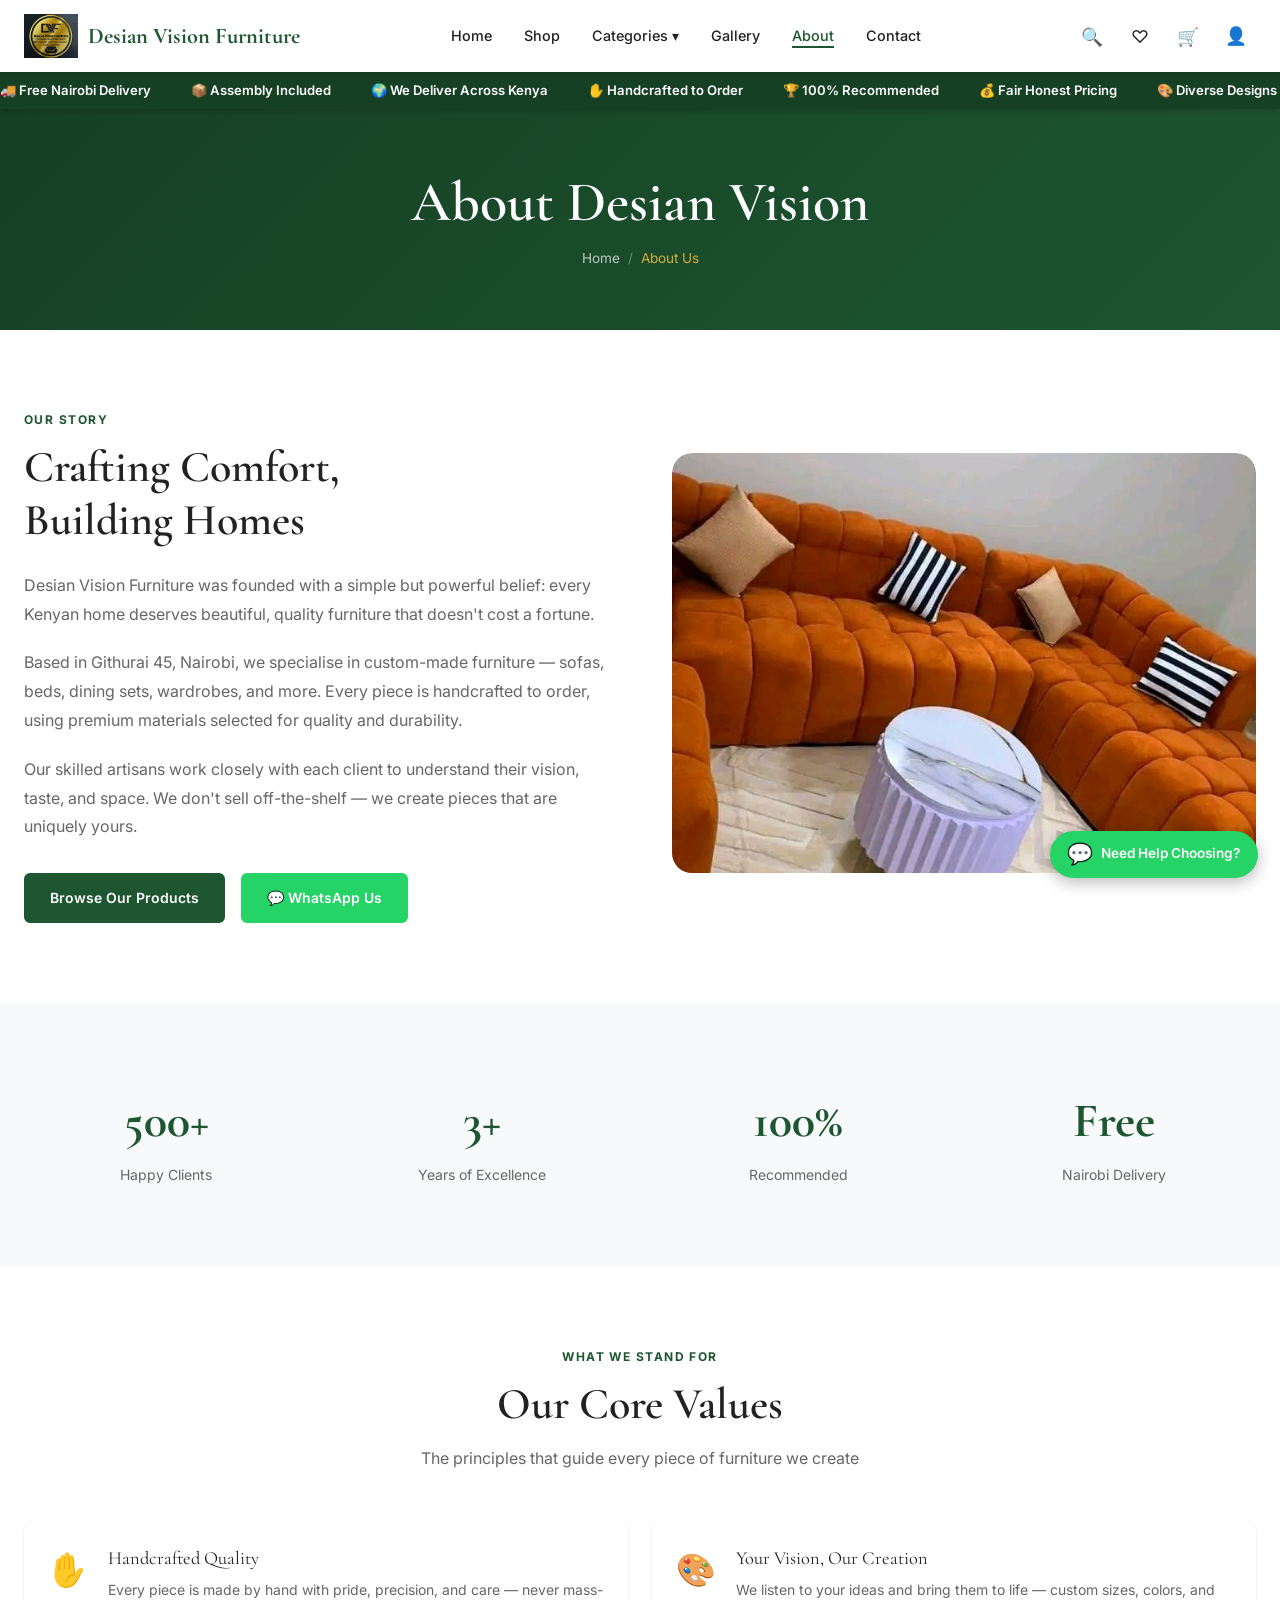
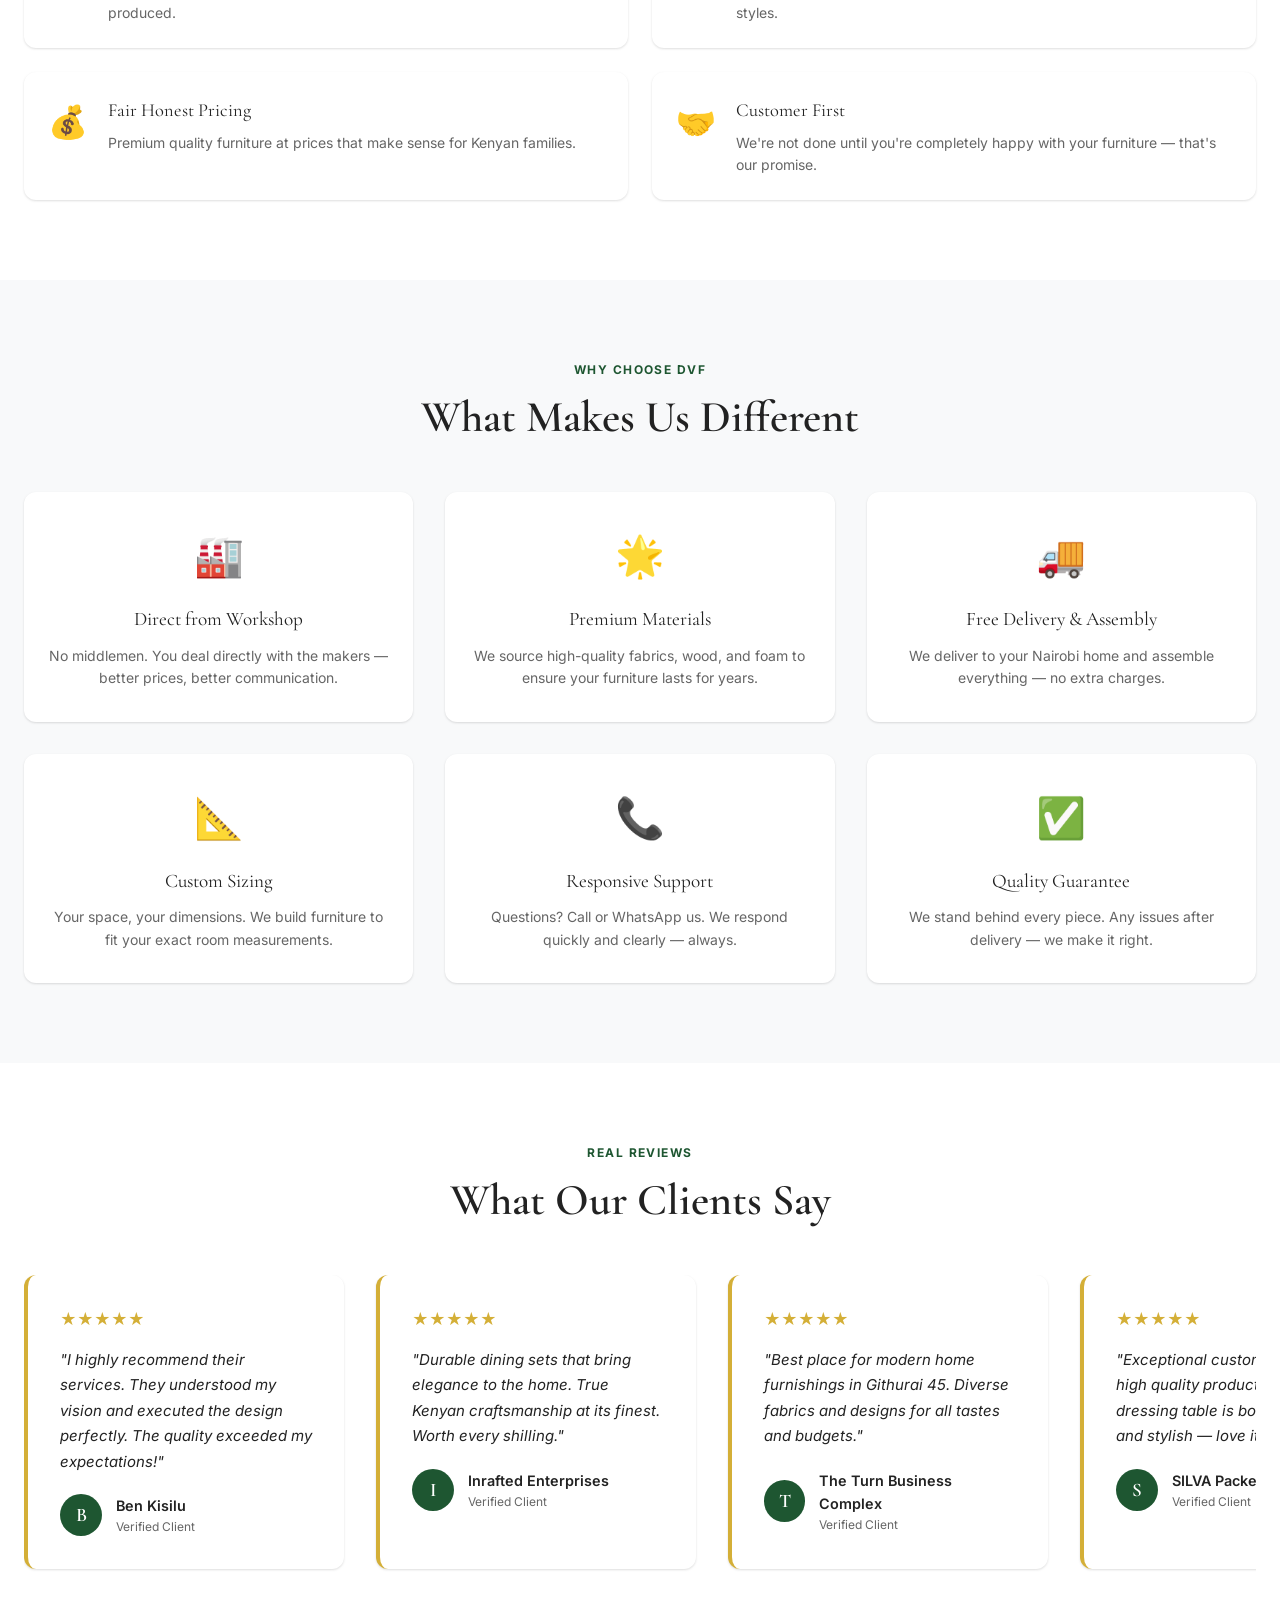
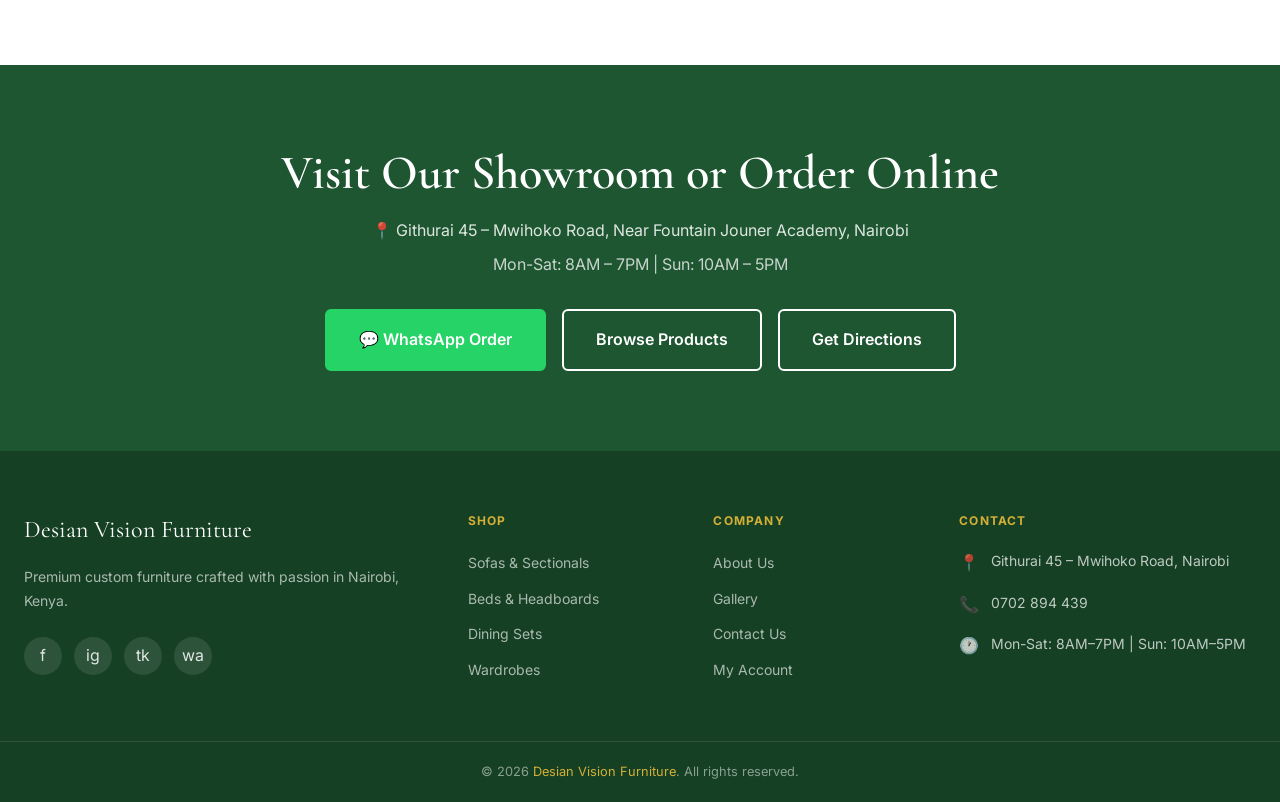
<file: about.html>
<!DOCTYPE html>
<html lang="en">
<head>
  <meta charset="UTF-8">
  <meta name="viewport" content="width=device-width, initial-scale=1.0">
  <title>About Us | Custom Furniture Makers Nairobi – Desian Vision Furniture</title>
  <meta name="description" content="Desian Vision Furniture — handcrafting premium sofas, beds, dining sets and wardrobes in Nairobi since 2023. 500+ happy customers across Kenya.">
  <link rel="canonical" href="https://desianvisionfurniture.co.ke/about.html">
  <meta property="og:type" content="website">
  <meta property="og:site_name" content="Desian Vision Furniture">
  <meta property="og:title" content="About Us | Custom Furniture Makers Nairobi – Desian Vision Furniture">
  <meta property="og:description" content="Desian Vision Furniture — handcrafting premium sofas, beds, dining sets and wardrobes in Nairobi since 2023. 500+ happy customers across Kenya.">
  <meta property="og:url" content="https://desianvisionfurniture.co.ke/about.html">
  <meta property="og:image" content="https://desianvisionfurniture.co.ke/logo.png">
  <meta name="twitter:card" content="summary_large_image">
  <script>document.write('<link rel="stylesheet" href="css/style.css?t='+Date.now()+'">');</script>
  <!-- Google tag (gtag.js) -->
  <script async src="https://www.googletagmanager.com/gtag/js?id=AW-18234599579"></script>
  <script>
    window.dataLayer = window.dataLayer || [];
    function gtag(){dataLayer.push(arguments);}
    gtag('js', new Date());
    gtag('config', 'AW-18234599579');
    gtag('config', 'G-TY7Y2Y35L8');
  </script>
</head>
<body>

<nav id="mainNav">
  <div class="nav-inner wrap">
    <a class="nav-brand" href="index.html"><img src="logo.png" alt="DVF" onerror="this.style.display='none'"> Desian Vision Furniture</a>
    <ul class="nav-links">
      <li><a href="index.html">Home</a></li>
      <li><a href="shop.html">Shop</a></li>
      <li class="has-dropdown"><a href="#">Categories ▾</a>
        <div class="dropdown">
          <a href="shop.html?cat=sofas">🛋️ Sofas & Sectionals</a>
          <a href="shop.html?cat=beds">🛏️ Beds & Headboards</a>
          <a href="shop.html?cat=dining">🍽️ Dining Sets</a>
          <a href="shop.html?cat=storage">🗄️ Wardrobes & Storage</a>
          <a href="shop.html?cat=bedroom">🪞 Bedroom Accessories</a>
        </div>
      </li>
      <li><a href="gallery.html">Gallery</a></li>
      <li><a href="about.html" class="active">About</a></li>
      <li><a href="contact.html">Contact</a></li>
    </ul>
    <div class="nav-actions">
      <button onclick="openSearch()">🔍</button>
      <button onclick="openWishlist()" style="position:relative">♡<span id="wishBadge" class="nav-badge hidden">0</span></button>
      <button onclick="openCart()" style="position:relative">🛒<span id="cartBadge" class="nav-badge hidden">0</span></button>
      <a href="account.html">👤</a>
    </div>
    <button class="ham" id="ham"><span></span><span></span><span></span></button>
  </div>
</nav>

<div class="page-hero">
  <div class="wrap">
    <h1>About Desian Vision</h1>
    <nav class="breadcrumb"><a href="index.html">Home</a><span class="sep">/</span><span class="current">About Us</span></nav>
  </div>
</div>

<!-- Our Story -->
<section class="section">
  <div class="wrap">
    <div class="grid-2" style="align-items:center;gap:4rem">
      <div class="reveal">
        <span class="section-eyebrow" style="text-align:left;display:block">Our Story</span>
        <h2 class="section-title" style="text-align:left;margin-bottom:1.5rem">Crafting Comfort,<br>Building Homes</h2>
        <p style="color:#666;line-height:1.8;margin-bottom:1.25rem">Desian Vision Furniture was founded with a simple but powerful belief: every Kenyan home deserves beautiful, quality furniture that doesn't cost a fortune.</p>
        <p style="color:#666;line-height:1.8;margin-bottom:1.25rem">Based in Githurai 45, Nairobi, we specialise in custom-made furniture — sofas, beds, dining sets, wardrobes, and more. Every piece is handcrafted to order, using premium materials selected for quality and durability.</p>
        <p style="color:#666;line-height:1.8;margin-bottom:2rem">Our skilled artisans work closely with each client to understand their vision, taste, and space. We don't sell off-the-shelf — we create pieces that are uniquely yours.</p>
        <div style="display:flex;gap:1rem;flex-wrap:wrap">
          <a href="shop.html" class="btn btn-primary">Browse Our Products</a>
          <a href="https://wa.me/254702894439?text=Hello%20DVF!%20I%27d%20like%20to%20learn%20more%20about%20your%20furniture." class="btn btn-wa" target="_blank">💬 WhatsApp Us</a>
        </div>
      </div>
      <div class="about-hero-img reveal reveal-delay-1">
        <img src="IMG-20260609-WA0033.jpg" alt="Desian Vision Furniture" onerror="this.src='sofa.jpg'" style="width:100%;height:420px;object-fit:cover;border-radius:20px">
      </div>
    </div>
  </div>
</section>

<!-- Stats -->
<section class="section section-alt">
  <div class="wrap">
    <div class="stats-grid">
      <div class="stat-item reveal"><div class="stat-number">500+</div><div class="stat-label">Happy Clients</div></div>
      <div class="stat-item reveal reveal-delay-1"><div class="stat-number">3+</div><div class="stat-label">Years of Excellence</div></div>
      <div class="stat-item reveal reveal-delay-2"><div class="stat-number">100%</div><div class="stat-label">Recommended</div></div>
      <div class="stat-item reveal reveal-delay-3"><div class="stat-number">Free</div><div class="stat-label">Nairobi Delivery</div></div>
    </div>
  </div>
</section>

<!-- Values -->
<section class="section">
  <div class="wrap">
    <div class="section-header">
      <span class="section-eyebrow">What We Stand For</span>
      <h2 class="section-title">Our Core Values</h2>
      <p class="section-subtitle">The principles that guide every piece of furniture we create</p>
    </div>
    <div class="values-grid">
      <div class="value-card reveal"><div class="value-icon">✋</div><div><div class="value-title">Handcrafted Quality</div><div class="value-desc">Every piece is made by hand with pride, precision, and care — never mass-produced.</div></div></div>
      <div class="value-card reveal reveal-delay-1"><div class="value-icon">🎨</div><div><div class="value-title">Your Vision, Our Creation</div><div class="value-desc">We listen to your ideas and bring them to life — custom sizes, colors, and styles.</div></div></div>
      <div class="value-card reveal reveal-delay-2"><div class="value-icon">💰</div><div><div class="value-title">Fair Honest Pricing</div><div class="value-desc">Premium quality furniture at prices that make sense for Kenyan families.</div></div></div>
      <div class="value-card reveal reveal-delay-3"><div class="value-icon">🤝</div><div><div class="value-title">Customer First</div><div class="value-desc">We're not done until you're completely happy with your furniture — that's our promise.</div></div></div>
    </div>
  </div>
</section>

<!-- Why Choose DVF -->
<section class="section section-alt">
  <div class="wrap">
    <div class="section-header">
      <span class="section-eyebrow">Why Choose DVF</span>
      <h2 class="section-title">What Makes Us Different</h2>
    </div>
    <div class="grid-3">
      <div class="why-card reveal"><div class="why-icon">🏭</div><div class="why-title">Direct from Workshop</div><div class="why-desc">No middlemen. You deal directly with the makers — better prices, better communication.</div></div>
      <div class="why-card reveal reveal-delay-1"><div class="why-icon">🌟</div><div class="why-title">Premium Materials</div><div class="why-desc">We source high-quality fabrics, wood, and foam to ensure your furniture lasts for years.</div></div>
      <div class="why-card reveal reveal-delay-2"><div class="why-icon">🚚</div><div class="why-title">Free Delivery & Assembly</div><div class="why-desc">We deliver to your Nairobi home and assemble everything — no extra charges.</div></div>
      <div class="why-card reveal reveal-delay-3"><div class="why-icon">📐</div><div class="why-title">Custom Sizing</div><div class="why-desc">Your space, your dimensions. We build furniture to fit your exact room measurements.</div></div>
      <div class="why-card reveal reveal-delay-4"><div class="why-icon">📞</div><div class="why-title">Responsive Support</div><div class="why-desc">Questions? Call or WhatsApp us. We respond quickly and clearly — always.</div></div>
      <div class="why-card reveal"><div class="why-icon">✅</div><div class="why-title">Quality Guarantee</div><div class="why-desc">We stand behind every piece. Any issues after delivery — we make it right.</div></div>
    </div>
  </div>
</section>

<!-- Testimonials -->
<section class="section">
  <div class="wrap">
    <div class="section-header">
      <span class="section-eyebrow">Real Reviews</span>
      <h2 class="section-title">What Our Clients Say</h2>
    </div>
    <div class="testi-scroll">
      <div class="testi-card"><div class="testi-stars">★★★★★</div><p class="testi-text">"I highly recommend their services. They understood my vision and executed the design perfectly. The quality exceeded my expectations!"</p><div class="testi-author"><div class="testi-avatar">B</div><div><div class="testi-name">Ben Kisilu</div><div class="testi-src">Verified Client</div></div></div></div>
      <div class="testi-card"><div class="testi-stars">★★★★★</div><p class="testi-text">"Durable dining sets that bring elegance to the home. True Kenyan craftsmanship at its finest. Worth every shilling."</p><div class="testi-author"><div class="testi-avatar">I</div><div><div class="testi-name">Inrafted Enterprises</div><div class="testi-src">Verified Client</div></div></div></div>
      <div class="testi-card"><div class="testi-stars">★★★★★</div><p class="testi-text">"Best place for modern home furnishings in Githurai 45. Diverse fabrics and designs for all tastes and budgets."</p><div class="testi-author"><div class="testi-avatar">T</div><div><div class="testi-name">The Turn Business Complex</div><div class="testi-src">Verified Client</div></div></div></div>
      <div class="testi-card"><div class="testi-stars">★★★★★</div><p class="testi-text">"Exceptional customer care and high quality products. The dressing table is both functional and stylish — love it!"</p><div class="testi-author"><div class="testi-avatar">S</div><div><div class="testi-name">SILVA Packers and Movers</div><div class="testi-src">Verified Client</div></div></div></div>
    </div>
  </div>
</section>

<!-- CTA -->
<section style="background:#1E5631;padding:80px 0;text-align:center">
  <div class="wrap">
    <h2 style="font-family:'Cormorant Garamond',serif;color:white;font-size:clamp(1.75rem,4vw,3rem);margin-bottom:1rem">Visit Our Showroom or Order Online</h2>
    <p style="color:rgba(255,255,255,0.85);margin-bottom:0.5rem">📍 Githurai 45 – Mwihoko Road, Near Fountain Jouner Academy, Nairobi</p>
    <p style="color:rgba(255,255,255,0.75);margin-bottom:2rem">Mon-Sat: 8AM – 7PM | Sun: 10AM – 5PM</p>
    <div style="display:flex;gap:1rem;justify-content:center;flex-wrap:wrap">
      <a href="https://wa.me/254702894439" class="btn btn-wa btn-lg" target="_blank">💬 WhatsApp Order</a>
      <a href="shop.html" class="btn btn-outline-white btn-lg">Browse Products</a>
      <a href="contact.html" class="btn btn-outline-white btn-lg">Get Directions</a>
    </div>
  </div>
</section>

<footer class="footer">
  <div class="wrap">
    <div class="footer-grid">
      <div>
        <div class="footer-brand-name">Desian Vision Furniture</div>
        <p class="footer-desc">Premium custom furniture crafted with passion in Nairobi, Kenya.</p>
        <div class="footer-social">
          <a href="https://www.facebook.com/profile.php?id=61550647002330" target="_blank">f</a>
          <a href="https://www.instagram.com/desian_visionfurnitures" target="_blank">ig</a>
          <a href="https://www.tiktok.com/@desianvis0702894439davis" target="_blank">tk</a>
          <a href="https://wa.me/254702894439" target="_blank">wa</a>
        </div>
      </div>
      <div><div class="footer-heading">Shop</div><ul class="footer-links"><li><a href="shop.html?cat=sofas">Sofas & Sectionals</a></li><li><a href="shop.html?cat=beds">Beds & Headboards</a></li><li><a href="shop.html?cat=dining">Dining Sets</a></li><li><a href="shop.html?cat=storage">Wardrobes</a></li></ul></div>
      <div><div class="footer-heading">Company</div><ul class="footer-links"><li><a href="about.html">About Us</a></li><li><a href="gallery.html">Gallery</a></li><li><a href="contact.html">Contact Us</a></li><li><a href="account.html">My Account</a></li></ul></div>
      <div><div class="footer-heading">Contact</div>
        <div class="footer-contact-item"><span>📍</span><span>Githurai 45 – Mwihoko Road, Nairobi</span></div>
        <div class="footer-contact-item"><span>📞</span><span>0702 894 439</span></div>
        <div class="footer-contact-item"><span>🕐</span><span>Mon-Sat: 8AM–7PM | Sun: 10AM–5PM</span></div>
      </div>
    </div>
  </div>
  <div class="footer-bottom"><div class="wrap">© 2026 <span>Desian Vision Furniture</span>. All rights reserved.</div></div>
</footer>

<div class="cart-overlay" id="cartOverlay"></div>
<div class="cart-sidebar" id="cartSidebar">
  <div class="cart-hd"><h3>Shopping Cart</h3><button class="sidebar-close" id="cartCloseBtn">×</button></div>
  <div class="cart-items" id="cartItems"></div>
  <div class="cart-ft">
    <div class="cart-total-row"><span>Total</span><span class="amount" id="cartTotal">KSh 0</span></div>
    <a href="cart.html" class="btn btn-outline" style="width:100%;margin-bottom:0.75rem;justify-content:center;display:flex">View Cart</a>
    <button class="btn btn-primary" style="width:100%" onclick="cartCheckout()">Order via WhatsApp 💬</button>
  </div>
</div>
<div class="wish-overlay" id="wishOverlay"></div>
<div class="wish-sidebar" id="wishSidebar">
  <div class="wish-hd"><h3>My Wishlist</h3><button class="sidebar-close" id="wishCloseBtn">×</button></div>
  <div class="wish-items" id="wishItems"></div>
</div>
<div class="search-overlay" id="searchOverlay">
  <div class="search-box">
    <div class="search-input-wrap"><span>🔍</span><input type="text" id="searchInput" placeholder="Search furniture..." class="search-input" autocomplete="off"><button id="searchClose" class="search-close-btn">×</button></div>
    <div class="search-results" id="searchResults"></div>
  </div>
</div>
<div class="mob-overlay" id="mobOverlay"></div>
<div class="mob-drawer" id="mobDrawer">
  <div class="mob-drawer-header"><span style="font-family:'Cormorant Garamond',serif;font-weight:700;color:#1E5631;font-size:1.2rem">Desian Vision Furniture</span><button class="mob-drawer-close" id="drawerClose">×</button></div>
  <nav class="mob-nav-links"><a href="index.html">Home</a><a href="shop.html">Shop All</a><a href="gallery.html">Gallery</a><a href="about.html">About</a><a href="contact.html">Contact</a><a href="https://wa.me/254702894439" style="color:#25D366">💬 WhatsApp</a></nav>
</div>

<script>document.write('<script src="js/data.js?t='+Date.now()+'"><\/script>');</script>
<script src="js/app.js?v=2"></script>
</body>
</html>
</file>
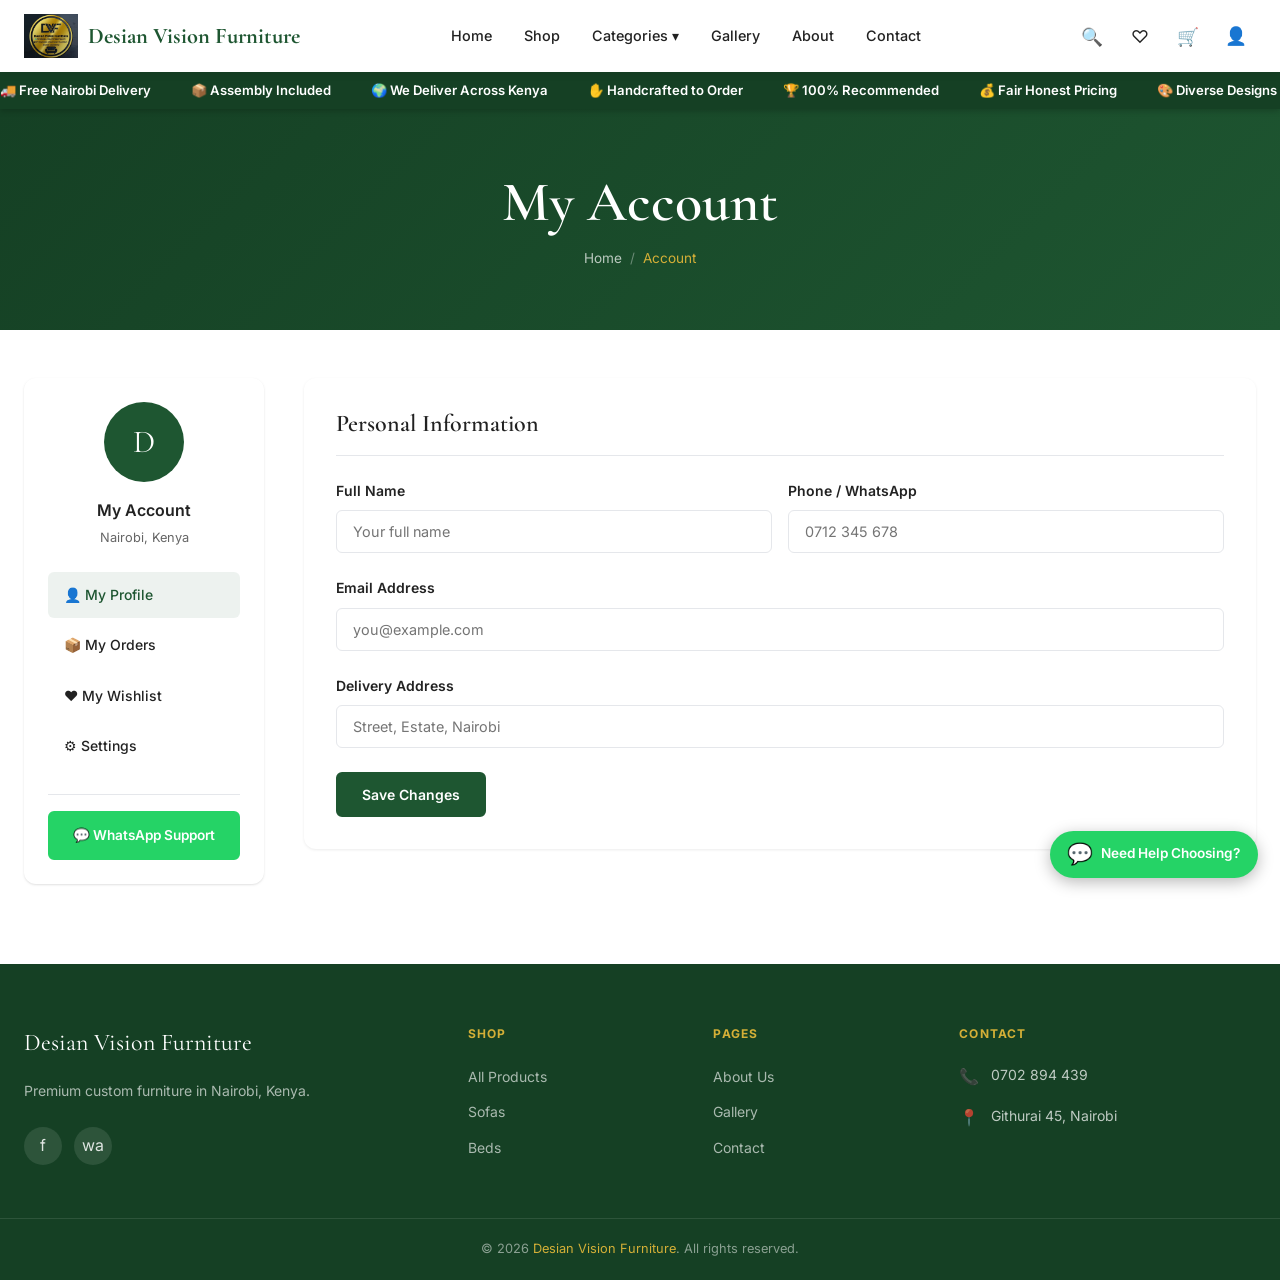
<file: account.html>
<!DOCTYPE html>
<html lang="en">
<head>
  <meta charset="UTF-8">
  <meta name="viewport" content="width=device-width, initial-scale=1.0">
  <link rel="canonical" href="https://desianvisionfurniture.co.ke/account.html">
  <meta name="robots" content="noindex, nofollow">
  <title>My Account – Desian Vision Furniture</title>
  <script>document.write('<link rel="stylesheet" href="css/style.css?t='+Date.now()+'">');</script>
  <!-- Google tag (gtag.js) -->
  <script async src="https://www.googletagmanager.com/gtag/js?id=AW-18234599579"></script>
  <script>
    window.dataLayer = window.dataLayer || [];
    function gtag(){dataLayer.push(arguments);}
    gtag('js', new Date());
    gtag('config', 'AW-18234599579');
    gtag('config', 'G-TY7Y2Y35L8');
  </script>
</head>
<body>

<nav id="mainNav">
  <div class="nav-inner wrap">
    <a class="nav-brand" href="index.html"><img src="logo.png" alt="DVF" onerror="this.style.display='none'"> Desian Vision Furniture</a>
    <ul class="nav-links">
      <li><a href="index.html">Home</a></li>
      <li><a href="shop.html">Shop</a></li>
      <li class="has-dropdown"><a href="#">Categories ▾</a>
        <div class="dropdown">
          <a href="shop.html?cat=sofas">🛋️ Sofas & Sectionals</a>
          <a href="shop.html?cat=beds">🛏️ Beds & Headboards</a>
          <a href="shop.html?cat=dining">🍽️ Dining Sets</a>
          <a href="shop.html?cat=storage">🗄️ Wardrobes & Storage</a>
          <a href="shop.html?cat=bedroom">🪞 Bedroom Accessories</a>
        </div>
      </li>
      <li><a href="gallery.html">Gallery</a></li>
      <li><a href="about.html">About</a></li>
      <li><a href="contact.html">Contact</a></li>
    </ul>
    <div class="nav-actions">
      <button onclick="openSearch()">🔍</button>
      <button onclick="openWishlist()" style="position:relative">♡<span id="wishBadge" class="nav-badge hidden">0</span></button>
      <button onclick="openCart()" style="position:relative">🛒<span id="cartBadge" class="nav-badge hidden">0</span></button>
      <a href="account.html" style="color:#1E5631">👤</a>
    </div>
    <button class="ham" id="ham"><span></span><span></span><span></span></button>
  </div>
</nav>

<div class="page-hero">
  <div class="wrap">
    <h1>My Account</h1>
    <nav class="breadcrumb"><a href="index.html">Home</a><span class="sep">/</span><span class="current">Account</span></nav>
  </div>
</div>

<section class="section" style="padding-top:3rem">
  <div class="wrap">
    <div class="account-layout">
      <!-- Sidebar -->
      <div>
        <div class="account-sidebar">
          <div class="account-avatar" id="acAvatar">D</div>
          <div class="account-name" id="acName">My Account</div>
          <div class="account-email" id="acEmail">Nairobi, Kenya</div>
          <nav>
            <div class="account-nav-item active" onclick="switchPanel('profile',this)">👤 My Profile</div>
            <div class="account-nav-item" onclick="switchPanel('orders',this)">📦 My Orders</div>
            <div class="account-nav-item" onclick="switchPanel('wishlist',this)">♥ My Wishlist</div>
            <div class="account-nav-item" onclick="switchPanel('settings',this)">⚙ Settings</div>
          </nav>
          <div style="margin-top:1.5rem;padding-top:1rem;border-top:1px solid #E5E7EB">
            <a href="https://wa.me/254702894439" class="btn btn-wa" style="width:100%;justify-content:center;display:flex;font-size:0.85rem" target="_blank">💬 WhatsApp Support</a>
          </div>
        </div>
      </div>

      <!-- Panels -->
      <div>
        <!-- Profile Panel -->
        <div class="account-panel active" id="panel-profile">
          <div style="background:white;border-radius:12px;padding:2rem;box-shadow:0 1px 3px rgba(0,0,0,0.08)">
            <h3 style="font-family:'Cormorant Garamond',serif;font-size:1.5rem;margin-bottom:1.5rem;padding-bottom:1rem;border-bottom:1px solid #E5E7EB">Personal Information</h3>
            <div class="form-row">
              <div class="form-group"><label class="form-label">Full Name</label><input type="text" class="form-input" id="pfName" placeholder="Your full name"></div>
              <div class="form-group"><label class="form-label">Phone / WhatsApp</label><input type="tel" class="form-input" id="pfPhone" placeholder="0712 345 678"></div>
            </div>
            <div class="form-group"><label class="form-label">Email Address</label><input type="email" class="form-input" id="pfEmail" placeholder="you@example.com"></div>
            <div class="form-group"><label class="form-label">Delivery Address</label><input type="text" class="form-input" id="pfAddress" placeholder="Street, Estate, Nairobi"></div>
            <button class="btn btn-primary" onclick="saveProfile()">Save Changes</button>
          </div>
        </div>

        <!-- Orders Panel -->
        <div class="account-panel" id="panel-orders">
          <div style="background:white;border-radius:12px;padding:2rem;box-shadow:0 1px 3px rgba(0,0,0,0.08)">
            <h3 style="font-family:'Cormorant Garamond',serif;font-size:1.5rem;margin-bottom:1.5rem;padding-bottom:1rem;border-bottom:1px solid #E5E7EB">My Orders</h3>
            <div id="ordersWrap"></div>
          </div>
        </div>

        <!-- Wishlist Panel -->
        <div class="account-panel" id="panel-wishlist">
          <div style="background:white;border-radius:12px;padding:2rem;box-shadow:0 1px 3px rgba(0,0,0,0.08)">
            <h3 style="font-family:'Cormorant Garamond',serif;font-size:1.5rem;margin-bottom:1.5rem;padding-bottom:1rem;border-bottom:1px solid #E5E7EB">My Wishlist</h3>
            <div class="grid-3" id="wishlistGrid"></div>
          </div>
        </div>

        <!-- Settings Panel -->
        <div class="account-panel" id="panel-settings">
          <div style="background:white;border-radius:12px;padding:2rem;box-shadow:0 1px 3px rgba(0,0,0,0.08)">
            <h3 style="font-family:'Cormorant Garamond',serif;font-size:1.5rem;margin-bottom:1.5rem;padding-bottom:1rem;border-bottom:1px solid #E5E7EB">Settings</h3>
            <div style="display:flex;flex-direction:column;gap:1rem">
              <div style="display:flex;justify-content:space-between;align-items:center;padding:1rem;border:1px solid #E5E7EB;border-radius:8px">
                <div><strong>Clear Cart</strong><div style="font-size:0.8rem;color:#666">Remove all items from your cart</div></div>
                <button class="btn btn-outline btn-sm" style="color:#e53935;border-color:#e53935" onclick="if(confirm('Clear your cart?')){clearCart();showToast('Cart cleared','success')}">Clear</button>
              </div>
              <div style="display:flex;justify-content:space-between;align-items:center;padding:1rem;border:1px solid #E5E7EB;border-radius:8px">
                <div><strong>Clear Wishlist</strong><div style="font-size:0.8rem;color:#666">Remove all items from your wishlist</div></div>
                <button class="btn btn-outline btn-sm" style="color:#e53935;border-color:#e53935" onclick="if(confirm('Clear wishlist?')){localStorage.removeItem('dvf_wish');updateAllBadges();renderWishlistSection();showToast('Wishlist cleared','success')}">Clear</button>
              </div>
              <div style="display:flex;justify-content:space-between;align-items:center;padding:1rem;border:1px solid #E5E7EB;border-radius:8px">
                <div><strong>Clear Order History</strong><div style="font-size:0.8rem;color:#666">Remove all saved orders</div></div>
                <button class="btn btn-outline btn-sm" style="color:#e53935;border-color:#e53935" onclick="if(confirm('Clear all orders?')){localStorage.removeItem('dvf_orders');renderOrders();showToast('Orders cleared','info')}">Clear</button>
              </div>
              <div style="padding:1.25rem;background:#F0FFF4;border-radius:8px;border:1px solid rgba(30,86,49,0.2)">
                <strong style="color:#1E5631">📞 Need Help?</strong>
                <p style="font-size:0.875rem;color:#666;margin-top:0.375rem">Call or WhatsApp us at <strong>0702 894 439</strong> for any assistance with your orders.</p>
                <a href="https://wa.me/254702894439" class="btn btn-wa btn-sm" style="margin-top:0.75rem" target="_blank">💬 WhatsApp Support</a>
              </div>
            </div>
          </div>
        </div>
      </div>
    </div>
  </div>
</section>

<footer class="footer">
  <div class="wrap">
    <div class="footer-grid">
      <div><div class="footer-brand-name">Desian Vision Furniture</div><p class="footer-desc">Premium custom furniture in Nairobi, Kenya.</p><div class="footer-social"><a href="https://www.facebook.com/profile.php?id=61550647002330" target="_blank">f</a><a href="https://wa.me/254702894439" target="_blank">wa</a></div></div>
      <div><div class="footer-heading">Shop</div><ul class="footer-links"><li><a href="shop.html">All Products</a></li><li><a href="shop.html?cat=sofas">Sofas</a></li><li><a href="shop.html?cat=beds">Beds</a></li></ul></div>
      <div><div class="footer-heading">Pages</div><ul class="footer-links"><li><a href="about.html">About Us</a></li><li><a href="gallery.html">Gallery</a></li><li><a href="contact.html">Contact</a></li></ul></div>
      <div><div class="footer-heading">Contact</div><div class="footer-contact-item"><span>📞</span><span>0702 894 439</span></div><div class="footer-contact-item"><span>📍</span><span>Githurai 45, Nairobi</span></div></div>
    </div>
  </div>
  <div class="footer-bottom"><div class="wrap">© 2026 <span>Desian Vision Furniture</span>. All rights reserved.</div></div>
</footer>

<div class="cart-overlay" id="cartOverlay"></div>
<div class="cart-sidebar" id="cartSidebar">
  <div class="cart-hd"><h3>Shopping Cart</h3><button class="sidebar-close" id="cartCloseBtn">×</button></div>
  <div class="cart-items" id="cartItems"></div>
  <div class="cart-ft">
    <div class="cart-total-row"><span>Total</span><span class="amount" id="cartTotal">KSh 0</span></div>
    <a href="cart.html" class="btn btn-outline" style="width:100%;margin-bottom:0.75rem;justify-content:center;display:flex">View Cart</a>
    <button class="btn btn-primary" style="width:100%" onclick="cartCheckout()">Order via WhatsApp 💬</button>
  </div>
</div>
<div class="wish-overlay" id="wishOverlay"></div>
<div class="wish-sidebar" id="wishSidebar">
  <div class="wish-hd"><h3>My Wishlist</h3><button class="sidebar-close" id="wishCloseBtn">×</button></div>
  <div class="wish-items" id="wishItems"></div>
</div>
<div class="search-overlay" id="searchOverlay">
  <div class="search-box">
    <div class="search-input-wrap"><span>🔍</span><input type="text" id="searchInput" placeholder="Search furniture..." class="search-input" autocomplete="off"><button id="searchClose" class="search-close-btn">×</button></div>
    <div class="search-results" id="searchResults"></div>
  </div>
</div>
<div class="mob-overlay" id="mobOverlay"></div>
<div class="mob-drawer" id="mobDrawer">
  <div class="mob-drawer-header"><span style="font-family:'Cormorant Garamond',serif;font-weight:700;color:#1E5631;font-size:1.2rem">Desian Vision Furniture</span><button class="mob-drawer-close" id="drawerClose">×</button></div>
  <nav class="mob-nav-links"><a href="index.html">Home</a><a href="shop.html">Shop All</a><a href="gallery.html">Gallery</a><a href="about.html">About</a><a href="contact.html">Contact</a><a href="https://wa.me/254702894439" style="color:#25D366">💬 WhatsApp</a></nav>
</div>

<script>document.write('<script src="js/data.js?t='+Date.now()+'"><\/script>');</script>
<script src="js/app.js?v=2"></script>
<script>
function switchPanel(id, navItem) {
  document.querySelectorAll('.account-panel').forEach(p => p.classList.remove('active'));
  document.querySelectorAll('.account-nav-item').forEach(n => n.classList.remove('active'));
  document.getElementById('panel-' + id).classList.add('active');
  navItem.classList.add('active');
  if (id === 'orders') renderOrders();
  if (id === 'wishlist') renderWishlistSection();
}

function loadProfile() {
  const prof = JSON.parse(localStorage.getItem('dvf_profile') || '{}');
  document.getElementById('pfName').value = prof.name || '';
  document.getElementById('pfPhone').value = prof.phone || '';
  document.getElementById('pfEmail').value = prof.email || '';
  document.getElementById('pfAddress').value = prof.address || '';
  if (prof.name) {
    document.getElementById('acName').textContent = prof.name;
    document.getElementById('acAvatar').textContent = prof.name.charAt(0).toUpperCase();
  }
  if (prof.phone) document.getElementById('acEmail').textContent = prof.phone;
}

function saveProfile() {
  const prof = {
    name: document.getElementById('pfName').value.trim(),
    phone: document.getElementById('pfPhone').value.trim(),
    email: document.getElementById('pfEmail').value.trim(),
    address: document.getElementById('pfAddress').value.trim(),
  };
  localStorage.setItem('dvf_profile', JSON.stringify(prof));
  if (prof.name) {
    document.getElementById('acName').textContent = prof.name;
    document.getElementById('acAvatar').textContent = prof.name.charAt(0).toUpperCase();
  }
  if (prof.phone) document.getElementById('acEmail').textContent = prof.phone;
  showToast('Profile saved successfully', 'success');
}

function renderOrders() {
  const orders = JSON.parse(localStorage.getItem('dvf_orders') || '[]');
  const wrap = document.getElementById('ordersWrap');
  if (orders.length === 0) {
    wrap.innerHTML = `<div style="text-align:center;padding:3rem 1rem;color:#666">
      <div style="font-size:3rem;margin-bottom:1rem">📦</div>
      <h3 style="font-family:'Cormorant Garamond',serif;margin-bottom:0.5rem">No orders yet</h3>
      <p>Your order history will appear here after your first purchase.</p>
      <a href="shop.html" class="btn btn-primary" style="margin-top:1.25rem">Browse Products</a>
    </div>`;
    return;
  }
  wrap.innerHTML = orders.map(o => `<div class="order-card">
    <div class="order-card-header">
      <div>
        <div style="font-weight:700;font-size:0.9rem">${o.ref}</div>
        <div style="font-size:0.8rem;color:#666">${o.date}</div>
      </div>
      <span class="order-status">${o.status || 'Confirmed'}</span>
    </div>
    <div style="font-size:0.875rem;color:#555;margin-bottom:0.75rem">${(o.items || []).join(', ')}</div>
    <div style="display:flex;justify-content:space-between;align-items:center">
      <strong style="color:#1E5631">${o.total > 0 ? fmt(o.total) : 'Custom'}</strong>
      <a href="https://wa.me/254702894439?text=${encodeURIComponent('Hello DVF! I\'d like to check on order ' + o.ref)}" class="btn btn-wa btn-sm" target="_blank">💬 Track Order</a>
    </div>
  </div>`).join('');
}

function renderWishlistSection() {
  const wish = getWishlist();
  const grid = document.getElementById('wishlistGrid');
  if (wish.length === 0) {
    grid.innerHTML = `<div style="text-align:center;padding:3rem;color:#666;grid-column:1/-1">
      <div style="font-size:3rem;margin-bottom:1rem">♡</div>
      <h3 style="font-family:'Cormorant Garamond',serif;margin-bottom:0.5rem">Your wishlist is empty</h3>
      <p>Save products you love to your wishlist.</p>
      <a href="shop.html" class="btn btn-primary" style="margin-top:1.25rem">Browse Products</a>
    </div>`;
    return;
  }
  grid.innerHTML = wish.map(id => {
    const p = PRODUCTS.find(x => x.id === id);
    if (!p) return '';
    return `<div style="background:#F8F9FA;border-radius:12px;overflow:hidden">
      <a href="product.html?id=${p.id}"><img src="${p.imgs[0]}" style="width:100%;aspect-ratio:4/3;object-fit:cover" onerror="this.src='sofa.jpg'"></a>
      <div style="padding:0.875rem">
        <div style="font-weight:600;font-size:0.9rem;margin-bottom:0.25rem">${p.name}</div>
        <div style="color:#1E5631;font-weight:700;font-size:0.875rem;margin-bottom:0.75rem">${p.price > 0 ? fmt(p.price) : 'Custom Price'}</div>
        <div style="display:flex;gap:0.5rem">
          <button class="btn btn-primary btn-sm" style="flex:1" onclick="addToCart(${p.id});openCart()">Add to Cart</button>
          <button class="btn btn-sm" style="color:#e53935;border:1px solid #e53935;border-radius:6px;padding:0.4rem 0.625rem;background:none" onclick="toggleWishlist(${p.id});renderWishlistSection()">×</button>
        </div>
      </div>
    </div>`;
  }).join('');
}

document.addEventListener('DOMContentLoaded', () => {
  loadProfile();
  // Check URL for tab
  const tab = new URLSearchParams(window.location.search).get('tab');
  if (tab) {
    const navItem = document.querySelector(`.account-nav-item[onclick*="${tab}"]`);
    if (navItem) switchPanel(tab, navItem);
  }
});
</script>
</body>
</html>
</file>
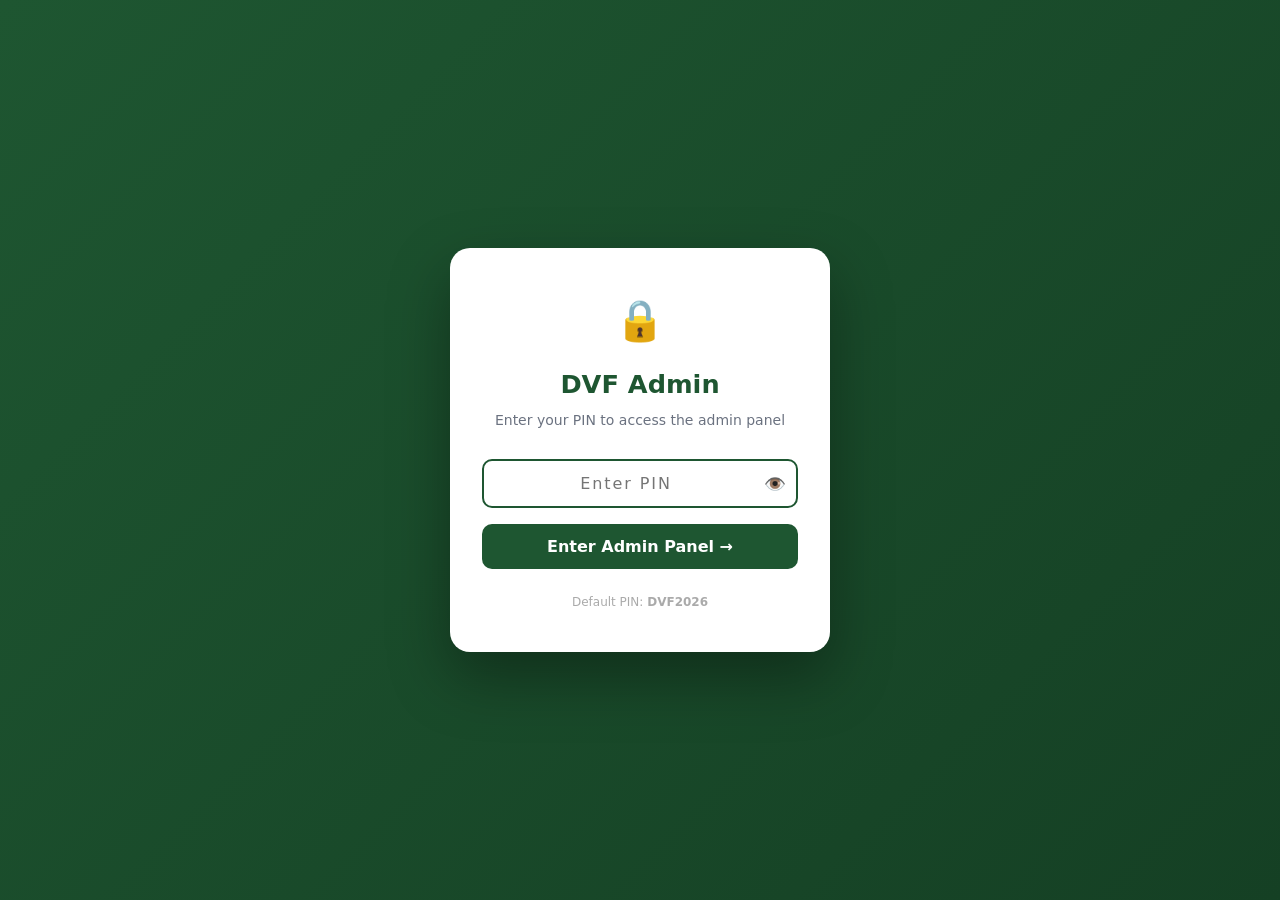
<file: admin.html>
<!DOCTYPE html>
<html lang="en">
<head>
  <meta charset="UTF-8">
  <meta name="viewport" content="width=device-width, initial-scale=1.0">
  <meta name="robots" content="noindex, nofollow">
  <title>DVF Admin Panel</title>
  <style>
    *, *::before, *::after { box-sizing: border-box; margin: 0; padding: 0; }
    :root {
      --g: #1E5631; --gd: #154024; --gl: #2d7a47;
      --gold: #D4AF37; --gold2: #b8960f;
      --red: #DC2626; --orange: #EA580C; --blue: #2563EB;
      --border: #E5E7EB; --bg: #F1F5F9; --white: #fff; --dark: #111827;
      --gray: #6B7280; --radius: 10px;
    }
    body { font-family: 'Inter', system-ui, sans-serif; background: var(--bg); color: var(--dark); line-height: 1.6; }
    a { text-decoration: none; color: inherit; }
    button { cursor: pointer; border: none; background: none; font-family: inherit; }
    input, select, textarea { font-family: inherit; }
    img { max-width: 100%; }

    /* ---- PIN SCREEN ---- */
    #pinScreen {
      min-height: 100vh; display: flex; align-items: center; justify-content: center;
      background: linear-gradient(135deg, var(--g) 0%, var(--gd) 100%); padding: 1.5rem;
    }
    .pin-card {
      background: var(--white); border-radius: 20px; padding: 2.5rem 2rem;
      width: 100%; max-width: 380px; text-align: center;
      box-shadow: 0 25px 60px rgba(0,0,0,0.35);
    }
    .pin-lock { font-size: 2.5rem; margin-bottom: 0.75rem; }
    .pin-title { font-size: 1.6rem; font-weight: 800; color: var(--g); margin-bottom: 0.25rem; }
    .pin-sub { color: var(--gray); font-size: 0.875rem; margin-bottom: 1.75rem; }
    .pin-field { position: relative; margin-bottom: 1rem; }
    .pin-field input {
      width: 100%; padding: 13px 44px 13px 16px; border: 2px solid var(--border);
      border-radius: 10px; font-size: 1rem; letter-spacing: 0.12em;
      text-align: center; outline: none; transition: border-color .2s;
    }
    .pin-field input:focus { border-color: var(--g); }
    .pin-eye { position: absolute; right: 12px; top: 50%; transform: translateY(-50%); font-size: 1.1rem; color: var(--gray); cursor: pointer; }
    .pin-btn { width: 100%; padding: 13px; background: var(--g); color: white; border-radius: 10px; font-size: 1rem; font-weight: 700; transition: background .2s; margin-bottom: 0.5rem; }
    .pin-btn:hover { background: var(--gd); }
    .pin-err { color: var(--red); font-size: 0.825rem; margin-top: 0.5rem; display: none; }
    .pin-hint { font-size: 0.75rem; color: #aaa; margin-top: 1rem; }

    /* ---- ADMIN WRAP ---- */
    #adminWrap { display: none; }
    #adminWrap.on { display: block; }

    /* ---- HEADER ---- */
    .adm-hd { background: var(--g); color: white; height: 60px; display: flex; align-items: center; justify-content: space-between; padding: 0 1.5rem; position: sticky; top: 0; z-index: 200; }
    .adm-hd-brand { font-size: 1rem; font-weight: 800; }
    .adm-hd-brand span { color: var(--gold); }
    .adm-hd-right { display: flex; gap: .75rem; align-items: center; }
    .adm-hd-link { padding: 6px 14px; border-radius: 8px; font-size: .8rem; font-weight: 600; background: rgba(255,255,255,.12); color: white; border: 1px solid rgba(255,255,255,.2); transition: background .2s; cursor: pointer; }
    .adm-hd-link:hover { background: rgba(255,255,255,.22); }

    /* ---- TABS ---- */
    .adm-tabs { background: white; border-bottom: 1px solid var(--border); overflow-x: auto; scrollbar-width: none; }
    .adm-tabs::-webkit-scrollbar { display: none; }
    .adm-tabs-inner { display: flex; padding: 0 1.5rem; min-width: max-content; }
    .adm-tab { padding: 14px 18px; font-size: .875rem; font-weight: 600; color: var(--gray); border-bottom: 3px solid transparent; white-space: nowrap; transition: all .2s; cursor: pointer; }
    .adm-tab.on { color: var(--g); border-bottom-color: var(--g); }
    .adm-tab:hover { color: var(--g); }

    /* ---- CONTENT ---- */
    .adm-body { padding: 1.5rem; max-width: 1200px; margin: 0 auto; }
    .adm-panel { display: none; }
    .adm-panel.on { display: block; }

    /* ---- CARD ---- */
    .ac { background: white; border-radius: 12px; padding: 1.5rem; box-shadow: 0 1px 4px rgba(0,0,0,.06); margin-bottom: 1.5rem; }
    .ac-title { font-size: 1rem; font-weight: 700; color: var(--g); border-bottom: 1px solid var(--border); padding-bottom: .875rem; margin-bottom: 1.25rem; }

    /* ---- STATS ---- */
    .stats-row { display: grid; grid-template-columns: repeat(4,1fr); gap: 1rem; margin-bottom: 1.5rem; }
    .stat-card { background: white; border-radius: 12px; padding: 1.25rem; box-shadow: 0 1px 4px rgba(0,0,0,.06); text-align: center; border-top: 3px solid var(--g); }
    .stat-card.gold  { border-top-color: var(--gold); }
    .stat-card.orange{ border-top-color: var(--orange); }
    .stat-card.blue  { border-top-color: var(--blue); }
    .stat-num { font-size: 1.8rem; font-weight: 800; color: var(--g); line-height: 1; }
    .stat-card.gold .stat-num   { color: var(--gold2); }
    .stat-card.orange .stat-num { color: var(--orange); }
    .stat-card.blue .stat-num   { color: var(--blue); }
    .stat-label { font-size: .78rem; color: var(--gray); margin-top: .3rem; font-weight: 500; }

    /* ---- BUTTONS ---- */
    .btn { display: inline-flex; align-items: center; gap: .375rem; padding: 9px 18px; border-radius: 8px; font-size: .85rem; font-weight: 600; cursor: pointer; border: none; transition: all .2s; }
    .btn-g    { background: var(--g);    color: white; }
    .btn-g:hover    { background: var(--gd); }
    .btn-gold { background: var(--gold); color: white; }
    .btn-gold:hover { background: var(--gold2); }
    .btn-out  { background: transparent; color: var(--g); border: 1.5px solid var(--g); }
    .btn-out:hover  { background: var(--g); color: white; }
    .btn-red  { background: #FEF2F2; color: var(--red); border: 1.5px solid #FECACA; }
    .btn-red:hover  { background: var(--red); color: white; }
    .btn-blue { background: #EFF6FF; color: var(--blue); border: 1.5px solid #BFDBFE; }
    .btn-blue:hover { background: var(--blue); color: white; }
    .btn-sm   { padding: 6px 12px; font-size: .78rem; }

    /* ---- TABLE ---- */
    .tbl { width: 100%; border-collapse: collapse; font-size: .85rem; }
    .tbl th { text-align: left; padding: 10px 12px; border-bottom: 2px solid var(--border); color: var(--gray); font-size: .75rem; font-weight: 600; text-transform: uppercase; letter-spacing: .04em; }
    .tbl td { padding: 10px 12px; border-bottom: 1px solid #F3F4F6; vertical-align: middle; }
    .tbl tr:last-child td { border-bottom: none; }
    .tbl tr:hover td { background: #F9FAFB; }
    .tbl-img { width: 50px; height: 50px; object-fit: cover; border-radius: 8px; display: block; }
    .type-pill-static { background: #EDE9FE; color: #7C3AED; font-size: .72rem; padding: 2px 8px; border-radius: 20px; }
    .type-pill-custom { background: #D1FAE5; color: #059669; font-size: .72rem; padding: 2px 8px; border-radius: 20px; }
    .badge-pill { display: inline-block; padding: 3px 10px; border-radius: 20px; font-size: .72rem; font-weight: 700; white-space: nowrap; }

    /* ---- FORM ---- */
    .fg { display: grid; grid-template-columns: 1fr 1fr; gap: 1rem; }
    .fg-full { grid-column: 1/-1; }
    .fl { display: block; font-size: .8rem; font-weight: 600; color: #374151; margin-bottom: .375rem; }
    .fi, .fs, .fta { width: 100%; padding: 10px 12px; border: 1.5px solid var(--border); border-radius: 8px; font-size: .875rem; outline: none; transition: border-color .2s; background: white; color: var(--dark); }
    .fi:focus, .fs:focus, .fta:focus { border-color: var(--g); }
    .fta { min-height: 80px; resize: vertical; }
    .fh { font-size: .72rem; color: #9CA3AF; margin-top: .3rem; line-height: 1.4; }

    /* ---- BADGE SELECTOR ---- */
    .badge-radio-group { display: flex; flex-wrap: wrap; gap: .5rem; }
    .badge-radio { cursor: pointer; }
    .badge-radio input { display: none; }
    .badge-radio span { display: inline-block; padding: 5px 14px; border-radius: 20px; font-size: .78rem; font-weight: 700; border: 2px solid var(--border); transition: all .15s; cursor: pointer; }
    .badge-radio input:checked + span { border-color: var(--g); background: var(--g); color: white; }
    .badge-radio.special input:checked + span { border-color: var(--gold); background: linear-gradient(90deg,var(--gold),#f0c840); color: white; }
    .badge-radio.hot  input:checked + span { border-color: var(--red);    background: var(--red);    color: white; }
    .badge-radio.sale input:checked + span { border-color: var(--orange);  background: var(--orange); color: white; }

    /* ---- IMAGE UPLOAD ---- */
    .img-upload-area { border: 2px dashed var(--border); border-radius: 12px; padding: 1.5rem; text-align: center; cursor: pointer; transition: all .2s; position: relative; }
    .img-upload-area:hover, .img-upload-area.drag { border-color: var(--g); background: #F0FFF4; }
    .img-upload-area.uploading { border-color: var(--blue); background: #EFF6FF; pointer-events: none; }
    .img-upload-area input[type="file"] { position: absolute; inset: 0; opacity: 0; cursor: pointer; width: 100%; height: 100%; }
    .img-upload-icon { font-size: 2rem; margin-bottom: .5rem; }
    .img-upload-txt  { font-size: .875rem; color: var(--gray); font-weight: 500; }
    .img-upload-hint { font-size: .75rem; color: #aaa; margin-top: .25rem; }
    .img-upload-status { font-size: .875rem; font-weight: 700; margin-top: .5rem; }
    .status-uploading { color: var(--blue); }
    .status-done      { color: #059669; }
    .status-err       { color: var(--red); }
    .img-previews { display: flex; flex-wrap: wrap; gap: .75rem; margin-top: 1rem; }
    .img-preview-item { position: relative; width: 90px; height: 90px; border-radius: 8px; overflow: hidden; border: 2px solid var(--border); }
    .img-preview-item img { width: 100%; height: 100%; object-fit: cover; }
    .img-preview-rm { position: absolute; top: 2px; right: 2px; background: rgba(0,0,0,.6); color: white; border-radius: 50%; width: 20px; height: 20px; font-size: .75rem; display: flex; align-items: center; justify-content: center; cursor: pointer; }
    .img-preview-main { position: absolute; bottom: 2px; left: 2px; background: var(--g); color: white; font-size: .6rem; font-weight: 700; padding: 1px 5px; border-radius: 4px; }
    .img-preview-item.uploading { opacity: .6; }
    .img-preview-item.live::after { content: '✓ LIVE'; position: absolute; top: 2px; left: 2px; background: #059669; color: white; font-size: .55rem; font-weight: 800; padding: 1px 5px; border-radius: 4px; }

    /* ---- AUTO-GEN BANNER ---- */
    .autogen-banner {
      background: linear-gradient(135deg, #F0FFF4, #ECFDF5);
      border: 1.5px solid #6EE7B7; border-radius: 10px;
      padding: .875rem 1.25rem; margin-bottom: 1.25rem;
      display: none; align-items: center; gap: 1rem; flex-wrap: wrap;
    }
    .autogen-banner.show { display: flex; }
    .autogen-banner-txt { flex: 1; font-size: .85rem; color: #065F46; }
    .autogen-banner-txt strong { display: block; font-size: .95rem; margin-bottom: .15rem; }

    /* ---- GH STATUS ---- */
    .gh-status { display: inline-flex; align-items: center; gap: .4rem; font-size: .78rem; font-weight: 600; padding: 4px 10px; border-radius: 20px; }
    .gh-ok  { background: #D1FAE5; color: #059669; }
    .gh-no  { background: #FEF2F2; color: var(--red); }
    .gh-wait{ background: #FEF3C7; color: #92400E; }

    /* ---- SPECIALS ---- */
    .special-card { background: linear-gradient(135deg,#FFF7ED,#FEF3C7); border: 2px solid #FCD34D; border-radius: 12px; padding: 1rem 1.25rem; display: flex; align-items: center; gap: 1rem; margin-bottom: .875rem; flex-wrap: wrap; }
    .special-card img { width: 64px; height: 64px; object-fit: cover; border-radius: 8px; flex-shrink: 0; }
    .special-card-info { flex: 1; min-width: 0; }
    .special-card-name { font-weight: 700; font-size: .95rem; margin-bottom: .25rem; }
    .special-card-price { color: var(--g); font-weight: 700; font-size: .875rem; }
    .special-card-old { color: #999; text-decoration: line-through; font-size: .8rem; margin-left: .5rem; }
    .special-badge { background: var(--gold); color: white; font-size: .7rem; font-weight: 800; padding: 2px 8px; border-radius: 20px; white-space: nowrap; }

    /* ---- PRICE TABLE ---- */
    .price-inp { width: 120px; padding: 7px 10px; border: 1.5px solid var(--border); border-radius: 7px; font-size: .875rem; }
    .price-inp:focus { outline: none; border-color: var(--g); }
    .saved-tick { color: #059669; font-size: .8rem; font-weight: 700; display: none; }

    /* ---- ORDERS ---- */
    .order-row { background: #F9FAFB; border-radius: 10px; padding: 1rem 1.25rem; margin-bottom: .75rem; border-left: 4px solid var(--g); }
    .order-row-hd { display: flex; justify-content: space-between; align-items: center; flex-wrap: wrap; gap: .5rem; margin-bottom: .4rem; }
    .order-ref { font-weight: 800; color: var(--g); font-size: .9rem; }
    .order-status { padding: 3px 10px; border-radius: 20px; font-size: .72rem; font-weight: 700; background: #D1FAE5; color: #059669; }
    .order-meta { font-size: .82rem; color: #555; }

    /* ---- CODE PREVIEW ---- */
    .code-pre { background: #1E1E1E; color: #D4D4D4; border-radius: 10px; padding: 1.25rem; font-family: 'Courier New',monospace; font-size: .78rem; max-height: 280px; overflow-y: auto; white-space: pre; margin-top: 1rem; border: 1px solid #333; }

    /* ---- MODAL ---- */
    .modal-ov { position: fixed; inset: 0; background: rgba(0,0,0,.55); z-index: 999; display: none; align-items: flex-start; justify-content: center; padding: 1rem; overflow-y: auto; }
    .modal-ov.on { display: flex; }
    .modal-box { background: white; border-radius: 16px; width: 100%; max-width: 680px; margin: auto; overflow: hidden; box-shadow: 0 20px 60px rgba(0,0,0,.3); }
    .modal-hd { padding: 1.25rem 1.5rem; border-bottom: 1px solid var(--border); display: flex; align-items: center; justify-content: space-between; position: sticky; top: 0; background: white; z-index: 1; }
    .modal-hd-title { font-size: 1.1rem; font-weight: 800; color: var(--g); }
    .modal-close { font-size: 1.5rem; cursor: pointer; color: var(--gray); line-height: 1; }
    .modal-body { padding: 1.5rem; }
    .modal-ft { padding: 1rem 1.5rem; border-top: 1px solid var(--border); display: flex; gap: .75rem; justify-content: flex-end; }

    /* ---- TOAST ---- */
    .adm-toast { position: fixed; bottom: 1.5rem; right: 1.5rem; z-index: 9999; background: var(--g); color: white; padding: .875rem 1.25rem; border-radius: 10px; font-size: .875rem; font-weight: 600; transform: translateY(100px); opacity: 0; transition: all .3s; box-shadow: 0 8px 24px rgba(0,0,0,.2); max-width: 340px; }
    .adm-toast.on  { transform: translateY(0); opacity: 1; }
    .adm-toast.err { background: var(--red); }
    .adm-toast.ok  { background: #059669; }
    .adm-toast.info{ background: var(--blue); }

    /* ---- PROGRESS BAR ---- */
    .upload-progress { height: 4px; background: #E0F2FE; border-radius: 4px; margin-top: .75rem; overflow: hidden; display: none; }
    .upload-progress-bar { height: 100%; background: var(--blue); border-radius: 4px; transition: width .3s; }
    .upload-progress.show { display: block; }

    @media (max-width: 900px) { .stats-row { grid-template-columns: repeat(2,1fr); } }
    @media (max-width: 640px) { .adm-body { padding: 1rem; } .fg { grid-template-columns: 1fr; } .fg-full { grid-column: auto; } .tbl-hide { display: none; } .price-inp { width: 90px; }
      .adm-hd { height: auto; flex-wrap: wrap; padding: .6rem 1rem; gap: .5rem; }
      .adm-hd-brand { font-size: .85rem; }
      .adm-hd-right { flex-wrap: wrap; gap: .4rem; }
      .adm-hd-link { padding: 5px 10px; font-size: .72rem; }
      .gh-status { font-size: .68rem; padding: 3px 8px; }
      .special-card-info { flex-basis: 100%; }
    }
    @media (max-width: 400px) { .stats-row { grid-template-columns: 1fr 1fr; } }
  </style>
</head>
<body>

<!-- ===== PIN SCREEN ===== -->
<div id="pinScreen">
  <div class="pin-card">
    <div class="pin-lock">🔒</div>
    <div class="pin-title">DVF Admin</div>
    <div class="pin-sub">Enter your PIN to access the admin panel</div>
    <div class="pin-field">
      <input type="password" id="pinInp" placeholder="Enter PIN" maxlength="30"
             onkeydown="if(event.key==='Enter')checkPin()">
      <span class="pin-eye" onclick="togglePinEye()">👁️</span>
    </div>
    <button class="pin-btn" onclick="checkPin()">Enter Admin Panel →</button>
    <div class="pin-err" id="pinErr">❌ Incorrect PIN. Try again.</div>
    <div class="pin-hint">Default PIN: <strong>DVF2026</strong></div>
  </div>
</div>

<!-- ===== ADMIN PANEL ===== -->
<div id="adminWrap">

  <div class="adm-hd">
    <div class="adm-hd-brand">DVF <span>Admin Panel</span></div>
    <div class="adm-hd-right">
      <span id="ghBadge" class="gh-status gh-wait">⚙️ Setup GitHub</span>
      <a href="index.html" target="_blank" class="adm-hd-link">View Site ↗</a>
      <button class="adm-hd-link" onclick="logout()">🔒 Logout</button>
    </div>
  </div>

  <div class="adm-tabs">
    <div class="adm-tabs-inner">
      <button class="adm-tab on"  onclick="goTab('dashboard',this)">📊 Dashboard</button>
      <button class="adm-tab"     onclick="goTab('products',this)">📦 Products</button>
      <button class="adm-tab"     onclick="goTab('specials',this)">⭐ Today's Specials</button>
      <button class="adm-tab"     onclick="goTab('prices',this)">💰 Prices</button>
      <button class="adm-tab"     onclick="goTab('orders',this)">📋 Orders</button>
      <button class="adm-tab"     onclick="goTab('settings',this)">⚙️ Settings</button>
      <button class="adm-tab"     onclick="goTab('export',this)">📤 Export</button>
    </div>
  </div>

  <div class="adm-body">

    <!-- ========== DASHBOARD ========== -->
    <div class="adm-panel on" id="panel-dashboard">
      <div class="stats-row" id="dStats"></div>
      <div class="ac">
        <div class="ac-title">⚡ Quick Actions</div>
        <div style="display:flex;gap:.75rem;flex-wrap:wrap">
          <button class="btn btn-g"    onclick="openProdModal()">+ Add Product</button>
          <button class="btn btn-gold" onclick="goTab('specials',qTab('specials'))">⭐ Set Today's Special</button>
          <button class="btn btn-out"  onclick="goTab('prices',qTab('prices'))">Edit Prices</button>
          <button class="btn btn-out"  onclick="goTab('orders',qTab('orders'))">View Orders</button>
          <button class="btn btn-blue" onclick="goTab('settings',qTab('settings'))">⚙️ Setup GitHub</button>
        </div>
      </div>
      <div class="ac">
        <div class="ac-title">📦 Products Overview</div>
        <div id="dProdList"></div>
      </div>
    </div>

    <!-- ========== PRODUCTS ========== -->
    <div class="adm-panel" id="panel-products">
      <div class="ac">
        <div style="display:flex;align-items:center;justify-content:space-between;margin-bottom:1.25rem;flex-wrap:wrap;gap:.75rem">
          <div style="font-weight:800;color:var(--g);font-size:1rem">📦 All Products</div>
          <button class="btn btn-g" onclick="openProdModal()">+ Add New Product</button>
        </div>
        <div style="overflow-x:auto">
          <table class="tbl">
            <thead><tr>
              <th>Image</th><th>Name</th>
              <th class="tbl-hide">Category</th><th>Price</th>
              <th class="tbl-hide">Badge</th><th class="tbl-hide">Type</th>
              <th>Actions</th>
            </tr></thead>
            <tbody id="prodTBody"></tbody>
          </table>
        </div>
      </div>
    </div>

    <!-- ========== TODAY'S SPECIALS ========== -->
    <div class="adm-panel" id="panel-specials">
      <div class="ac">
        <div class="ac-title">⭐ Active Specials</div>
        <div id="specialsList"></div>
      </div>
      <div class="ac">
        <div class="ac-title">⭐ Set a New Special Offer</div>
        <div style="max-width:500px">
          <div style="margin-bottom:1rem">
            <label class="fl">Select Product</label>
            <select class="fs" id="specialProdSel" onchange="calcSpecialPrice()"></select>
          </div>
          <div style="display:grid;grid-template-columns:1fr 1fr;gap:1rem;margin-bottom:1rem">
            <div>
              <label class="fl">Special Price (KSh)</label>
              <input type="number" class="fi" id="specialPrice" placeholder="e.g. 38000">
            </div>
            <div>
              <label class="fl">Discount % (auto-calc)</label>
              <input type="number" class="fi" id="specialDisc" placeholder="e.g. 15" min="0" max="99" oninput="calcSpecialPrice()">
            </div>
          </div>
          <div style="margin-bottom:1.25rem">
            <label class="fl">Badge Label</label>
            <select class="fs" id="specialBadge">
              <option value="Today's Special">⭐ Today's Special</option>
              <option value="Flash Sale">🔥 Flash Sale</option>
              <option value="Special Offer">🎁 Special Offer</option>
              <option value="Weekend Deal">🎉 Weekend Deal</option>
              <option value="Limited Offer">⏳ Limited Offer</option>
            </select>
          </div>
          <button class="btn btn-gold" onclick="saveSpecial()">⭐ Set as Special</button>
        </div>
      </div>
    </div>

    <!-- ========== PRICES ========== -->
    <div class="adm-panel" id="panel-prices">
      <div class="ac">
        <div style="display:flex;align-items:center;justify-content:space-between;margin-bottom:1.25rem;flex-wrap:wrap;gap:.75rem">
          <div style="font-weight:800;color:var(--g);font-size:1rem">💰 Update Product Prices</div>
          <button class="btn btn-g" onclick="saveAllPrices()">Save All Changes</button>
        </div>
        <p style="color:var(--gray);font-size:.875rem;margin-bottom:1.25rem">Edit any product's price. Leave "Old Price" blank to hide the strikethrough. Remember to export data.js to push changes to all customers.</p>
        <div style="overflow-x:auto">
          <table class="tbl">
            <thead><tr><th>Product</th><th>Current Price</th><th>New Price (KSh)</th><th>Old/Was (KSh)</th><th></th></tr></thead>
            <tbody id="priceTBody"></tbody>
          </table>
        </div>
      </div>
    </div>

    <!-- ========== ORDERS ========== -->
    <div class="adm-panel" id="panel-orders">
      <div class="ac">
        <div style="display:flex;align-items:center;justify-content:space-between;margin-bottom:1.25rem;flex-wrap:wrap;gap:.75rem">
          <div style="font-weight:800;color:var(--g);font-size:1rem">📋 Customer Orders</div>
          <button class="btn btn-red btn-sm" onclick="clearOrders()">Clear All</button>
        </div>
        <div id="ordersList"></div>
      </div>
    </div>

    <!-- ========== SETTINGS ========== -->
    <div class="adm-panel" id="panel-settings">

      <!-- GitHub Integration -->
      <div class="ac">
        <div class="ac-title">🐙 GitHub Integration — Auto-Publish Photos & Products</div>
        <div style="background:#EFF6FF;border:1px solid #BFDBFE;border-radius:10px;padding:1.25rem;margin-bottom:1.5rem;font-size:.875rem">
          <strong style="color:var(--blue)">How it works:</strong> Enter your GitHub token below. Once connected, uploading a photo AND saving a product (or price/special change) both go <strong>directly to your GitHub repo</strong> and become live on your website for all customers automatically — no manual export/paste needed. Without this connected, changes are only saved on this device/browser and won't appear for other visitors.<br><br>
          <strong>To get a GitHub Token:</strong>
          <ol style="padding-left:1.25rem;margin-top:.5rem;line-height:2">
            <li>Go to <strong>GitHub.com → Your Profile → Settings</strong></li>
            <li>Click <strong>Developer settings → Personal access tokens → Tokens (classic)</strong></li>
            <li>Click <strong>"Generate new token"</strong></li>
            <li>Give it a name (e.g. "DVF Admin"), tick <strong>"repo"</strong> scope</li>
            <li>Click Generate and paste the token below</li>
          </ol>
        </div>
        <div style="display:grid;grid-template-columns:1fr 1fr;gap:1rem;max-width:700px">
          <div style="grid-column:1/-1">
            <label class="fl">GitHub Personal Access Token *</label>
            <div style="position:relative">
              <input type="password" class="fi" id="ghToken" placeholder="ghp_xxxxxxxxxxxxxxxxxxxxxxxxxxxxxxxxxxxx">
              <span style="position:absolute;right:10px;top:50%;transform:translateY(-50%);cursor:pointer;font-size:1rem" onclick="toggleGhTokenVis()">👁️</span>
            </div>
            <div class="fh">Your token is saved only on this device and never shared.</div>
          </div>
          <div>
            <label class="fl">Repository (owner/repo)</label>
            <input type="text" class="fi" id="ghRepo" placeholder="jacksonlumumba2026-web/Desian-Vision-Furniture" value="jacksonlumumba2026-web/Desian-Vision-Furniture">
          </div>
          <div>
            <label class="fl">Branch</label>
            <input type="text" class="fi" id="ghBranch" placeholder="main" value="main">
          </div>
        </div>
        <div style="margin-top:1.25rem;display:flex;gap:.75rem;align-items:center;flex-wrap:wrap">
          <button class="btn btn-g" onclick="saveGHSettings()">Save GitHub Settings</button>
          <button class="btn btn-out" onclick="testGHConnection()">Test Connection</button>
          <span id="ghTestResult" style="font-size:.85rem"></span>
        </div>
        <div style="margin-top:1rem;padding-top:1rem;border-top:1px solid #E5E7EB">
          <button class="btn btn-g" onclick="publishNow()">📤 Publish Now — Push All Products Live</button>
          <div class="fh" style="margin-top:.5rem">Use this right after connecting GitHub for the first time — it pushes every product, price and photo already saved on this device straight to the live site, instead of waiting for the next individual edit.</div>
          <span id="publishNowResult" style="font-size:.85rem;display:block;margin-top:.4rem"></span>
        </div>
      </div>

      <!-- Admin PIN -->
      <div class="ac">
        <div class="ac-title">🔑 Change Admin PIN</div>
        <div style="max-width:360px">
          <div style="margin-bottom:1rem">
            <label class="fl">Current PIN</label>
            <input type="password" class="fi" id="oldPin" placeholder="Enter current PIN">
          </div>
          <div style="margin-bottom:1rem">
            <label class="fl">New PIN</label>
            <input type="password" class="fi" id="newPin1" placeholder="Min 4 characters">
          </div>
          <div style="margin-bottom:1.5rem">
            <label class="fl">Confirm New PIN</label>
            <input type="password" class="fi" id="newPin2" placeholder="Repeat new PIN">
          </div>
          <button class="btn btn-g" onclick="changePin()">Update PIN</button>
        </div>
      </div>

      <!-- Data Management -->
      <div class="ac">
        <div class="ac-title">🗑️ Data Management</div>
        <div style="display:flex;gap:.75rem;flex-wrap:wrap;margin-bottom:1rem">
          <button class="btn btn-red" onclick="nukeCustomProds()">Delete All Custom Products</button>
          <button class="btn btn-red" onclick="nukePriceOverrides()">Reset All Prices</button>
          <button class="btn btn-red" onclick="nukeImages()">Clear Cached Images</button>
          <button class="btn btn-red" onclick="clearOrders()">Clear All Orders</button>
        </div>
        <p style="font-size:.8rem;color:var(--red)">⚠️ These actions are permanent and cannot be undone.</p>
      </div>
    </div>

    <!-- ========== EXPORT ========== -->
    <div class="adm-panel" id="panel-export">
      <div class="ac">
        <div class="ac-title">📤 Export Updated data.js</div>
        <div style="background:#EFF6FF;border:1px solid #BFDBFE;border-radius:10px;padding:1.25rem;margin-bottom:1.5rem">
          <strong style="color:var(--blue)">📌 Push all product changes to the live site:</strong>
          <ol style="margin-top:.75rem;padding-left:1.25rem;line-height:2.2;font-size:.875rem">
            <li>Click <strong>"Generate & Download data.js"</strong> below</li>
            <li>Go to your GitHub repository → <code style="background:#E0F2FE;padding:1px 5px;border-radius:4px">js/data.js</code></li>
            <li>Click <strong>Edit → select all → paste → Commit changes</strong></li>
            <li>Your site updates within minutes ✅</li>
          </ol>
        </div>
        <button class="btn btn-gold" style="font-size:1rem;padding:12px 24px" onclick="doExport()">📥 Generate & Download data.js</button>
        <div id="exportPreview" style="display:none;margin-top:1.25rem">
          <div style="font-size:.875rem;font-weight:600;color:#374151;margin-bottom:.5rem">Preview (first 60 lines):</div>
          <div class="code-pre" id="exportCode"></div>
        </div>
      </div>
    </div>

  </div><!-- /adm-body -->
</div><!-- /adminWrap -->

<!-- ===== PRODUCT MODAL ===== -->
<div class="modal-ov" id="prodModal">
  <div class="modal-box">
    <div class="modal-hd">
      <div class="modal-hd-title" id="modalTitle">Add New Product</div>
      <span class="modal-close" onclick="closeProdModal()">×</span>
    </div>
    <div class="modal-body">

      <!-- Auto-gen banner -->
      <div class="autogen-banner" id="autogenBanner">
        <div style="font-size:1.5rem">✨</div>
        <div class="autogen-banner-txt">
          <strong id="autogenTitle">Details auto-generated!</strong>
          <span id="autogenSub">Product name, description and filename filled from your photo. Review and edit as needed.</span>
        </div>
        <button class="btn btn-g btn-sm" onclick="regenDetails()">🔄 Regenerate</button>
      </div>

      <!-- Image Upload -->
      <div style="margin-bottom:1.25rem">
        <label class="fl">Product Photos * <span style="font-weight:400;color:var(--gray)">— upload here, they go live on site automatically</span></label>
        <div class="img-upload-area" id="dropZone">
          <input type="file" accept="image/*" multiple id="imgFileInput" onchange="handleImgUpload(this.files)">
          <div class="img-upload-icon" id="uploadIcon">📸</div>
          <div class="img-upload-txt" id="uploadTxt">Click or drag & drop product photos here</div>
          <div class="img-upload-hint">JPG, PNG, WEBP • Multiple photos allowed • First photo = main image</div>
          <div class="img-upload-status" id="uploadStatus"></div>
          <div class="upload-progress" id="uploadProgress"><div class="upload-progress-bar" id="uploadBar" style="width:0%"></div></div>
        </div>
        <div class="img-previews" id="imgPreviews"></div>
      </div>

      <div class="fg">
        <div>
          <label class="fl">Category *</label>
          <select class="fs" id="fCat" onchange="regenDetails()">
            <option value="sofas">🛋️ Sofas & Sectionals</option>
            <option value="beds">🛏️ Beds & Headboards</option>
            <option value="dining">🍽️ Dining Sets</option>
            <option value="storage">🗄️ Wardrobes & Storage</option>
            <option value="bedroom">🪞 Bedroom Accessories</option>
          </select>
        </div>
        <div>
          <label class="fl">Suggested Filename</label>
          <input type="text" class="fi" id="fFilename" placeholder="auto-generated" readonly
                 style="background:#F9FAFB;color:var(--gray);font-size:.8rem">
          <div class="fh">Generated from product name — used when uploading to GitHub</div>
        </div>
        <div class="fg-full" style="position:relative">
          <label class="fl">Product Name *</label>
          <input type="text" class="fi" id="fName" placeholder="Upload a photo first — name will be suggested automatically">
        </div>
        <div>
          <label class="fl">Price (KSh)</label>
          <input type="number" class="fi" id="fPrice" placeholder="0 = Call for Price">
        </div>
        <div>
          <label class="fl">Old / Was Price (KSh)</label>
          <input type="number" class="fi" id="fOldPrice" placeholder="Optional — shows strikethrough">
        </div>
        <div>
          <label class="fl">Rating (1–5)</label>
          <input type="number" class="fi" id="fRating" value="5" min="1" max="5" step="0.1">
        </div>
        <div>
          <label class="fl">No. of Reviews</label>
          <input type="number" class="fi" id="fReviews" value="12">
        </div>

        <div class="fg-full">
          <label class="fl">Badge</label>
          <div class="badge-radio-group" id="badgeGroup">
            <label class="badge-radio"><input type="radio" name="badge" value=""> <span style="background:#F3F4F6;color:#666">None</span></label>
            <label class="badge-radio"><input type="radio" name="badge" value="New"> <span class="badge-pill" style="background:#D1FAE5;color:#059669">New</span></label>
            <label class="badge-radio hot"><input type="radio" name="badge" value="Hot"> <span class="badge-pill" style="background:#FEE2E2;color:#DC2626">Hot</span></label>
            <label class="badge-radio sale"><input type="radio" name="badge" value="Sale"> <span class="badge-pill" style="background:#FEF3C7;color:#B45309">Sale</span></label>
            <label class="badge-radio special"><input type="radio" name="badge" value="Today's Special"> <span class="badge-pill" style="background:linear-gradient(90deg,#D4AF37,#f0c840);color:white">⭐ Today's Special</span></label>
            <label class="badge-radio"><input type="radio" name="badge" value="Best Seller"> <span class="badge-pill" style="background:#EDE9FE;color:#7C3AED">Best Seller</span></label>
            <label class="badge-radio"><input type="radio" name="badge" value="Limited"> <span class="badge-pill" style="background:#FEE2E2;color:#DC2626">Limited</span></label>
            <label class="badge-radio"><input type="radio" name="badge" value="Custom Made"> <span class="badge-pill" style="background:#E0F2FE;color:#0369A1">Custom Made</span></label>
          </div>
          <input type="text" class="fi" id="badgeCustom" placeholder="Or type a custom badge (e.g. 'Clearance', 'Staff Pick')..." style="max-width:280px;margin-top:.625rem" oninput="clearBadgeRadio()">
        </div>

        <div class="fg-full">
          <label class="fl">Description *</label>
          <textarea class="fta" id="fDesc" placeholder="Upload a photo and select a category — description will be auto-generated" style="min-height:110px"></textarea>
        </div>
        <div class="fg-full">
          <label class="fl">Available Colors (comma-separated)</label>
          <input type="text" class="fi" id="fColors" placeholder="Auto-suggested on photo upload — you can edit">
        </div>
        <div class="fg-full">
          <label class="fl">Specifications (one per line: Key: Value)</label>
          <textarea class="fta" id="fSpecs" placeholder="Auto-suggested on photo upload — you can edit"></textarea>
        </div>
      </div>
    </div>
    <div class="modal-ft">
      <button class="btn btn-out" onclick="closeProdModal()">Cancel</button>
      <button class="btn btn-g" onclick="saveProd()">Save Product</button>
    </div>
  </div>
</div>

<!-- Toast -->
<div class="adm-toast" id="aToast"></div>

<script>document.write('<script src="js/data.js?t='+Date.now()+'"><\/script>');</script>
<script>
// ===== CONSTANTS =====
const PIN_KEY   = 'dvf_admin_pin';
const AUTH_KEY  = 'dvf_admin_auth';
const PRODS_KEY = 'dvf_admin_products';
const PRICE_KEY = 'dvf_price_overrides';
const DELETED_KEY = 'dvf_deleted_static_ids';
const ORDERS_KEY= 'dvf_orders';
const IMG_PFX   = 'dvf_img_';
const GH_KEY    = 'dvf_gh_settings';
const DEF_PIN   = 'DVF2026';

// ===== AUTO-GENERATION TEMPLATES =====
const TEMPLATES = {
  sofas: {
    names: [
      'Premium L-Shaped Sectional Sofa',
      'Luxury Corner Sofa Set',
      '5-Seater Family Sofa',
      'Modern 3+2 Sofa Combination',
      'Executive Lounge Sectional',
      'Contemporary U-Shaped Sofa',
      'Custom L-Shape Sofa — Premium Fabric',
    ],
    descs: [
      'Handcrafted premium sectional sofa made to order in Nairobi. Built with high-density foam for lasting comfort. Available in a wide range of fabric colors and custom sizes. Perfect for modern living rooms and lounge spaces. Free delivery and full assembly included within Nairobi.',
      'Luxurious custom sofa crafted by DVF artisans. Features premium fabric upholstery, solid hardwood frame, and high-resilience foam cushions. Order in your chosen color and size — built exactly to your specifications. Free delivery to any Nairobi location.',
    ],
    colors: 'Cream Beige, Charcoal Grey, Forest Green, Chocolate Brown, Navy Blue, Burgundy Red, Stone Grey, Caramel',
    specs: 'material: Premium Fabric / Leather Options\nseating: 5–7 Persons\ndimensions: Custom to your space\nfoam: High-Density (D35)\nframe: Hardwood Reinforced\ndelivery: 7–14 Working Days',
    filename: 'sofa'
  },
  beds: {
    names: [
      'King Size Upholstered Bed',
      'Premium Platform Bed with Headboard',
      'Luxury Queen Bed Frame',
      'Custom Storage Bed',
      'Modern Sleigh Bed',
      'Premium Divan Bed Frame',
    ],
    descs: [
      'Beautifully handcrafted bed frame made to order in Nairobi. Features a premium padded headboard, solid frame, and optional storage base. Available in 5×6 and 6×6 sizes. Choose your fabric color and we build it to perfection. Free delivery and assembly within Nairobi.',
      'Custom luxury bed crafted with precision. Premium upholstered headboard, durable hardwood base, and your choice of fabric. Sizes available: 5×6 ft and 6×6 ft or to your specifications. Free delivery and installation in Nairobi.',
    ],
    colors: 'Cream Beige, Chocolate Brown, Dark Grey, Walnut Brown, Ivory White, Dusty Rose',
    specs: 'material: Premium Fabric Frame\nsizes: 5×6 ft or 6×6 ft (custom)\nheadboard: Upholstered Padded\nbase: Solid Hardwood\ndelivery: 7–14 Working Days',
    filename: 'bed'
  },
  dining: {
    names: [
      '6-Seater Dining Table Set',
      'Premium Dining Table & Chairs',
      '4-Seater Dining Set',
      '8-Seater Executive Dining Set',
      'Round Dining Table Set',
    ],
    descs: [
      'Elegant custom dining set handcrafted in Nairobi. Solid wood table with premium upholstered chairs. Perfect for family dining rooms and entertainment spaces. Available in 4, 6, and 8-seater configurations. Free delivery and assembly within Nairobi.',
      'Premium dining set built to order — solid hardwood table with matching upholstered chairs. Customize the seating capacity, wood finish, and fabric color. Delivered and assembled free within Nairobi.',
    ],
    colors: 'Walnut Brown, Mahogany, Natural Wood, White & Wood, Ebony Black',
    specs: 'material: Solid Wood + Fabric Chairs\nseating: 4–8 Persons (custom)\ntable: Solid Hardwood Top\nchairs: Cushioned & Upholstered\ndelivery: 10–21 Working Days',
    filename: 'dining'
  },
  storage: {
    names: [
      'Premium 3-Door Wardrobe',
      'Built-In Sliding Door Wardrobe',
      'Modern Display Cabinet',
      'TV Wall Unit & Storage',
      '4-Door Wardrobe with Mirror',
      'Walk-In Wardrobe Unit',
    ],
    descs: [
      'Stylish and spacious wardrobe custom-built to fit your room. Features hanging space, shelves, and optional drawers. Multiple sizes and finishes available. Premium board materials for long-lasting durability. Free delivery and installation within Nairobi.',
      'Custom wardrobe crafted to your exact dimensions. Choose sliding or hinged doors, internal layout (hanging rail, shelves, drawers), and your preferred finish. We measure, build, and install at no extra cost within Nairobi.',
    ],
    colors: 'Walnut Brown, White, Grey & White, Natural Oak, Mahogany, Matte Black',
    specs: 'material: Premium MDF / Melamine Board\ndoors: Sliding or Hinged (custom)\ninterior: Hanging Rail + Shelves + Drawers\nfinish: High Gloss or Matte\ndelivery: 10–21 Working Days',
    filename: 'wardrobe'
  },
  bedroom: {
    names: [
      'Premium Dressing Table with Mirror',
      'Bedside Tables (Pair)',
      'Chest of Drawers',
      'Bedroom Vanity Set',
      'Ottoman Storage Bench',
      'Floating Bedside Shelves',
    ],
    descs: [
      'Elegant bedroom piece handcrafted to complement your room. High-quality materials and expert craftsmanship ensure both beauty and durability. Available in various sizes and finishes to match your existing furniture. Free delivery within Nairobi.',
      'Custom bedroom accessory built to your taste. Premium finish, durable construction, designed to last for years. Choose your color and size — we deliver and install free within Nairobi.',
    ],
    colors: 'Walnut Brown, White, Grey, Natural Oak, Dusty Pink, Cream',
    specs: 'material: Premium MDF / Fabric\nfinish: High Gloss or Matte\ndelivery: 7–14 Working Days',
    filename: 'bedroom'
  }
};

// Detect category from filename keywords
function detectCategory(filename) {
  const f = filename.toLowerCase();
  if (/sofa|sectional|couch|lounge|settee/.test(f)) return 'sofas';
  if (/bed|headboard|divan|sleigh/.test(f))          return 'beds';
  if (/dining|table|chair|restaurant/.test(f))       return 'dining';
  if (/wardrobe|cabinet|storage|closet|ward/.test(f))return 'storage';
  if (/dress|vanity|ottoman|bedside|chest|drawer/.test(f)) return 'bedroom';
  return null;
}

const AUTOIDX_KEY = 'dvf_admin_autoidx';
// Persisted (not just in-memory) so the suggested name actually rotates
// between products — otherwise it resets to index 0 on every page reload
// and every new upload in a category suggests the same first template name.
let _autoIdx = {};
try { _autoIdx = JSON.parse(localStorage.getItem(AUTOIDX_KEY) || '{}'); } catch(e) { _autoIdx = {}; }
function saveAutoIdx() { localStorage.setItem(AUTOIDX_KEY, JSON.stringify(_autoIdx)); }

function autoGenerate(cat) {
  const T = TEMPLATES[cat];
  if (!T) return;
  if (_autoIdx[cat] === undefined) _autoIdx[cat] = 0;
  const nameIdx = _autoIdx[cat] % T.names.length;
  const descIdx = Math.floor(Math.random() * T.descs.length);
  const name = T.names[nameIdx];

  document.getElementById('fName').value  = name;
  document.getElementById('fDesc').value  = T.descs[descIdx];
  document.getElementById('fColors').value= T.colors;
  document.getElementById('fSpecs').value = T.specs;
  updateFilename(name);

  _autoIdx[cat]++;
  saveAutoIdx();

  const banner = document.getElementById('autogenBanner');
  banner.classList.add('show');
}

function regenDetails() {
  const cat = document.getElementById('fCat').value;
  if (!cat || !TEMPLATES[cat]) return;
  autoGenerate(cat);
  toast('Details regenerated — edit as needed', 'info');
}

function updateFilename(name) {
  const slug = name.toLowerCase()
    .replace(/[^a-z0-9\s]/g,'')
    .trim().replace(/\s+/g,'-')
    .substring(0, 40);
  document.getElementById('fFilename').value = slug + '-' + Date.now().toString().slice(-5) + '.jpg';
}

// ===== GITHUB INTEGRATION =====
function getGHSettings() {
  try { return JSON.parse(localStorage.getItem(GH_KEY)||'{}'); } catch(e){return{};}
}
function isGHReady() {
  const s = getGHSettings();
  return !!(s.token && s.repo);
}

function saveGHSettings() {
  const token  = document.getElementById('ghToken').value.trim();
  const repo   = document.getElementById('ghRepo').value.trim() || 'jacksonlumumba2026-web/Desian-Vision-Furniture';
  const branch = document.getElementById('ghBranch').value.trim() || 'main';
  if (!token) { toast('Please enter your GitHub token','err'); return; }
  localStorage.setItem(GH_KEY, JSON.stringify({token, repo, branch}));
  updateGHBadge();
  toast('GitHub settings saved! You can now upload photos directly.','ok');
}

function toggleGhTokenVis() {
  const el = document.getElementById('ghToken');
  el.type = el.type==='password' ? 'text' : 'password';
}

async function testGHConnection() {
  const s = getGHSettings();
  if (!s.token || !s.repo) { document.getElementById('ghTestResult').innerHTML='<span style="color:var(--red)">❌ Save settings first</span>'; return; }
  document.getElementById('ghTestResult').innerHTML='<span style="color:var(--blue)">⏳ Testing...</span>';
  try {
    const r = await fetch(`https://api.github.com/repos/${s.repo}`, {
      headers: { 'Authorization': `Bearer ${s.token}`, 'Accept':'application/vnd.github+json' }
    });
    if (r.ok) {
      const d = await r.json();
      document.getElementById('ghTestResult').innerHTML=`<span style="color:#059669">✅ Connected! Repo: ${d.full_name}</span>`;
      updateGHBadge();
    } else {
      document.getElementById('ghTestResult').innerHTML=`<span style="color:var(--red)">❌ Error ${r.status} — check your token and repo name</span>`;
    }
  } catch(e) {
    document.getElementById('ghTestResult').innerHTML=`<span style="color:var(--red)">❌ Connection failed</span>`;
  }
}

function updateGHBadge() {
  const badge = document.getElementById('ghBadge');
  if (!badge) return;
  if (isGHReady()) {
    badge.className = 'gh-status gh-ok';
    badge.textContent = '✅ GitHub Connected';
  } else {
    badge.className = 'gh-status gh-wait';
    badge.textContent = '⚙️ Setup GitHub';
  }
}

async function uploadToGitHub(b64data, desiredFilename) {
  const s = getGHSettings();
  if (!s.token || !s.repo) return null;

  const branch = s.branch || 'main';
  // Strip data URI prefix to get raw base64
  const content = b64data.split(',')[1];
  const filename = desiredFilename || ('product-' + Date.now() + '.jpg');

  try {
    // Check if file already exists (get its SHA)
    let sha;
    const check = await fetch(
      `https://api.github.com/repos/${s.repo}/contents/${encodeURIComponent(filename)}?ref=${branch}`,
      { headers: { 'Authorization': `Bearer ${s.token}`, 'Accept': 'application/vnd.github+json' } }
    );
    if (check.ok) {
      const existing = await check.json();
      sha = existing.sha;
    }

    const body = { message: `Upload product image: ${filename}`, content, branch };
    if (sha) body.sha = sha; // required to update existing file

    const res = await fetch(`https://api.github.com/repos/${s.repo}/contents/${encodeURIComponent(filename)}`, {
      method: 'PUT',
      headers: {
        'Authorization': `Bearer ${s.token}`,
        'Content-Type': 'application/json',
        'Accept': 'application/vnd.github+json'
      },
      body: JSON.stringify(body)
    });

    if (res.ok) {
      return filename; // return just the filename — site serves it from root
    } else {
      const err = await res.json();
      console.error('GitHub upload error:', err);
      return null;
    }
  } catch(e) {
    console.error('GitHub upload exception:', e);
    return null;
  }
}

// ===== IMAGE UPLOAD =====
let currentImgData = []; // [{fname, b64, live}]

async function handleImgUpload(files) {
  if (!files.length) return;
  const dz = document.getElementById('dropZone');
  const statusEl = document.getElementById('uploadStatus');
  const progressWrap = document.getElementById('uploadProgress');
  const progressBar  = document.getElementById('uploadBar');
  const ghReady = isGHReady();

  dz.classList.add('uploading');
  progressWrap.classList.add('show');
  progressBar.style.width = '10%';

  const fileArr = Array.from(files);
  let processed = 0;

  // Detect category from first filename
  const firstFile = fileArr[0];
  const detectedCat = detectCategory(firstFile.name);

  for (const file of fileArr) {
    statusEl.className = 'img-upload-status status-uploading';
    statusEl.textContent = `⏳ Processing ${file.name}...`;

    const b64 = await readFileAsBase64(file);
    const resized = await resizeImage(b64, 1200, 0.85);

    // Generate filename
    const ext = file.name.split('.').pop().toLowerCase() || 'jpg';
    const cat = document.getElementById('fCat').value;
    const catSlug = TEMPLATES[cat]?.filename || cat;
    const slug = catSlug + '-dvf-' + Date.now().toString().slice(-6);
    const fname = slug + '.' + ext;

    let finalFname = fname;
    let isLive = false;

    if (ghReady) {
      statusEl.textContent = `⬆️ Uploading to site: ${fname}...`;
      progressBar.style.width = `${30 + (processed/fileArr.length)*50}%`;
      const result = await uploadToGitHub(resized, fname);
      if (result) {
        finalFname = result;
        isLive = true;
        statusEl.className = 'img-upload-status status-done';
        statusEl.textContent = `✅ ${fname} uploaded to site!`;
      } else {
        // Fall back to base64 localStorage
        localStorage.setItem(IMG_PFX + fname, resized);
        statusEl.className = 'img-upload-status status-err';
        statusEl.textContent = `⚠️ GitHub upload failed — saved to device instead`;
      }
    } else {
      // Save to localStorage (visible on owner's device only)
      localStorage.setItem(IMG_PFX + fname, resized);
      statusEl.className = 'img-upload-status status-uploading';
      statusEl.textContent = `📱 Saved to device — set up GitHub to make it live for all customers`;
    }

    currentImgData.push({fname: finalFname, b64: resized, live: isLive});
    processed++;
    progressBar.style.width = `${(processed/fileArr.length)*100}%`;
    renderImgPreviews();

    // Auto-generate on first image
    if (processed === 1) {
      if (detectedCat) document.getElementById('fCat').value = detectedCat;
      autoGenerate(document.getElementById('fCat').value);
      // Update filename suggestion based on auto-generated name
      const generatedName = document.getElementById('fName').value;
      if (generatedName) updateFilename(generatedName);
    }
  }

  dz.classList.remove('uploading');
  if (!ghReady) {
    statusEl.className = 'img-upload-status status-uploading';
    statusEl.textContent = `📱 ${fileArr.length} photo(s) saved on this device. Setup GitHub in Settings → images go live for ALL customers.`;
  } else if (processed > 0) {
    statusEl.className = 'img-upload-status status-done';
    statusEl.textContent = `✅ ${processed} photo(s) uploaded to your website!`;
  }
  progressBar.style.width = '100%';
  setTimeout(()=>{ progressWrap.classList.remove('show'); progressBar.style.width='0%'; }, 2000);
}

function readFileAsBase64(file) {
  return new Promise(resolve => {
    const reader = new FileReader();
    reader.onload = e => resolve(e.target.result);
    reader.readAsDataURL(file);
  });
}

function resizeImage(b64, maxPx, quality) {
  return new Promise(resolve => {
    const img = new Image();
    img.onload = () => {
      let w=img.width, h=img.height;
      if (w>maxPx||h>maxPx) { const r=Math.min(maxPx/w,maxPx/h); w=Math.round(w*r); h=Math.round(h*r); }
      const canvas=document.createElement('canvas');
      canvas.width=w; canvas.height=h;
      canvas.getContext('2d').drawImage(img,0,0,w,h);
      resolve(canvas.toDataURL('image/jpeg', quality||0.85));
    };
    img.src=b64;
  });
}

function renderImgPreviews() {
  const el = document.getElementById('imgPreviews');
  el.innerHTML = currentImgData.map((item,i)=>`
    <div class="img-preview-item${item.live?' live':''}">
      <img src="${resolveAdminImg(item.fname, item.b64)}" alt="Preview">
      ${i===0?'<div class="img-preview-main">MAIN</div>':''}
      <div class="img-preview-rm" onclick="removeImg(${i})">×</div>
    </div>
  `).join('');
}

function removeImg(i) {
  const fname=currentImgData[i].fname;
  if (!currentImgData[i].live) localStorage.removeItem(IMG_PFX+fname);
  currentImgData.splice(i,1);
  renderImgPreviews();
}

function resolveAdminImg(fname, b64Fallback) {
  if (!fname) return b64Fallback||'sofa.jpg';
  if (fname.startsWith('data:')) return fname;
  return b64Fallback || localStorage.getItem(IMG_PFX+fname) || fname;
}

// Drag & drop
window.addEventListener('DOMContentLoaded', ()=>{
  const dz=document.getElementById('dropZone');
  if(!dz) return;
  ['dragenter','dragover'].forEach(ev=>dz.addEventListener(ev,e=>{e.preventDefault();dz.classList.add('drag');}));
  ['dragleave','drop'].forEach(ev=>dz.addEventListener(ev,e=>{e.classList?.remove('drag');dz.classList.remove('drag');}));
  dz.addEventListener('drop',e=>{e.preventDefault();handleImgUpload(e.dataTransfer.files);});
});

// ===== AUTH =====
function getPin(){ return localStorage.getItem(PIN_KEY)||DEF_PIN; }

function checkPin(){
  const v=document.getElementById('pinInp').value;
  if(v===getPin()){
    sessionStorage.setItem(AUTH_KEY,'1');
    document.getElementById('pinScreen').style.display='none';
    document.getElementById('adminWrap').classList.add('on');
    initAdmin();
  } else {
    const e=document.getElementById('pinErr');
    e.style.display='block';
    document.getElementById('pinInp').value='';
    setTimeout(()=>e.style.display='none',3000);
  }
}

function logout(){ if(!confirm('Log out?'))return; sessionStorage.removeItem(AUTH_KEY); location.reload(); }
function togglePinEye(){ const i=document.getElementById('pinInp'); i.type=i.type==='password'?'text':'password'; }

// ===== DATA =====
function getCustomProds(){ try{return JSON.parse(localStorage.getItem(PRODS_KEY)||'[]');}catch(e){return[];} }
function setCustomProds(a){ localStorage.setItem(PRODS_KEY,JSON.stringify(a)); }
function getPriceOvr(){ try{return JSON.parse(localStorage.getItem(PRICE_KEY)||'{}');}catch(e){return{};} }
function setPriceOvr(o){ localStorage.setItem(PRICE_KEY,JSON.stringify(o)); }
function getDeletedIds(){ try{return JSON.parse(localStorage.getItem(DELETED_KEY)||'[]');}catch(e){return[];} }
function setDeletedIds(a){ localStorage.setItem(DELETED_KEY,JSON.stringify(a)); }

function getAllProds(){
  const ov=getPriceOvr();
  const deleted=getDeletedIds();
  const base=(typeof PRODUCTS!=='undefined')?PRODUCTS.filter(p=>!deleted.includes(p.id)).map(p=>{
    const r={...p,_type:'static'};
    const o=ov[p.id];
    if(o){
      if(o.price!==undefined) r.price=o.price;
      if(o.oldPrice!==undefined) r.oldPrice=o.oldPrice;
      if(o.badge!==undefined) r.badge=o.badge;
      if(o.name) r.name=o.name;
      if(o.desc) r.desc=o.desc;
    }
    return r;
  }):[];
  return [...base,...getCustomProds().map(p=>({...p,_type:'custom'}))];
}

// ===== TOAST =====
function toast(msg,type='ok'){
  const t=document.getElementById('aToast');
  t.textContent=msg;
  t.className='adm-toast on '+(type||'ok');
  setTimeout(()=>t.className='adm-toast',3500);
}

// ===== TABS =====
function qTab(id){ return document.querySelector(`.adm-tab[onclick*="${id}"]`); }
function goTab(id,btn){
  document.querySelectorAll('.adm-tab').forEach(b=>b.classList.remove('on'));
  document.querySelectorAll('.adm-panel').forEach(p=>p.classList.remove('on'));
  if(btn)btn.classList.add('on');
  document.getElementById('panel-'+id)?.classList.add('on');
  ({dashboard:renderDash,products:renderProdTable,specials:renderSpecials,prices:renderPriceTable,orders:renderOrders}[id]||Function)();
}

// ===== DASHBOARD =====
function renderDash(){
  const prods=getAllProds(), orders=JSON.parse(localStorage.getItem(ORDERS_KEY)||'[]'), customs=getCustomProds();
  const rev=orders.reduce((s,o)=>s+(o.total||0),0);
  document.getElementById('dStats').innerHTML=`
    <div class="stat-card"><div class="stat-num">${prods.length}</div><div class="stat-label">Total Products</div></div>
    <div class="stat-card gold"><div class="stat-num">${customs.length}</div><div class="stat-label">Custom Added</div></div>
    <div class="stat-card orange"><div class="stat-num">${orders.length}</div><div class="stat-label">Orders</div></div>
    <div class="stat-card blue"><div class="stat-num">${rev>0?'KSh '+rev.toLocaleString():'-'}</div><div class="stat-label">Revenue</div></div>
  `;
  document.getElementById('dProdList').innerHTML=`
    <div style="overflow-x:auto">
    <table class="tbl"><thead><tr><th>Image</th><th>Name</th><th class="tbl-hide">Category</th><th>Price</th><th class="tbl-hide">Badge</th></tr></thead>
    <tbody>${prods.slice(0,10).map(p=>`<tr>
      <td><img src="${resolveAdminImg(p.imgs?.[0])}" class="tbl-img" onerror="this.src='sofa.jpg'"></td>
      <td><strong>${p.name}</strong></td><td class="tbl-hide">${p.cat}</td>
      <td>${p.price>0?'KSh '+p.price.toLocaleString():'<span style="color:#9CA3AF">Custom</span>'}</td>
      <td class="tbl-hide">${p.badge?`<span class="badge-pill" style="background:#FEF3C7;color:#B45309">${p.badge}</span>`:'—'}</td>
    </tr>`).join('')}</tbody></table>
    </div>
    ${prods.length>10?`<div style="text-align:center;margin-top:1rem"><button class="btn btn-out btn-sm" onclick="goTab('products',qTab('products'))">View All ${prods.length} →</button></div>`:''}
  `;
}

// ===== PRODUCT TABLE =====
function renderProdTable(){
  document.getElementById('prodTBody').innerHTML=getAllProds().map(p=>`<tr>
    <td><img src="${resolveAdminImg(p.imgs?.[0])}" class="tbl-img" onerror="this.src='sofa.jpg'"></td>
    <td><strong>${p.name}</strong></td>
    <td class="tbl-hide">${p.cat}</td>
    <td>${p.price>0?'KSh '+p.price.toLocaleString():'<span style="color:#9CA3AF">Custom</span>'}</td>
    <td class="tbl-hide">${p.badge?`<span class="badge-pill" style="background:#FEF3C7;color:#B45309">${p.badge}</span>`:'—'}</td>
    <td class="tbl-hide"><span class="${p._type==='custom'?'type-pill-custom':'type-pill-static'}">${p._type}</span></td>
    <td>
      <button class="btn btn-out btn-sm" style="margin-right:4px" onclick="openEditModal(${p.id},'${p._type}')">Edit</button>
      <button class="btn btn-red btn-sm" onclick="${p._type==='custom'?`delCustomProd(${p.id})`:`delStaticProd(${p.id})`}">Delete</button>
    </td>
  </tr>`).join('');
}

// ===== PRODUCT MODAL =====
let editId=null, editType=null;

function openProdModal(prod){
  editId=prod?prod.id:null; editType=prod?prod._type:null;
  document.getElementById('modalTitle').textContent=prod?'Edit Product':'Add New Product';
  document.getElementById('autogenBanner').classList.remove('show');
  currentImgData=[];
  renderImgPreviews();
  document.getElementById('uploadStatus').textContent='';

  if(prod){
    document.getElementById('fCat').value=prod.cat||'sofas';
    document.getElementById('fName').value=prod.name||'';
    document.getElementById('fPrice').value=prod.price||'';
    document.getElementById('fOldPrice').value=prod.oldPrice||'';
    document.getElementById('fRating').value=prod.rating||5;
    document.getElementById('fReviews').value=prod.reviews||12;
    document.getElementById('fDesc').value=prod.desc||'';
    document.getElementById('fColors').value=(prod.colors||[]).join(', ');
    document.getElementById('fSpecs').value=Object.entries(prod.specs||{}).map(([k,v])=>`${k}: ${v}`).join('\n');
    document.getElementById('badgeCustom').value='';
    document.getElementById('fFilename').value=(prod.imgs?.[0]||'');
    document.querySelectorAll('input[name="badge"]').forEach(r=>r.checked=r.value===(prod.badge||''));
    (prod.imgs||[]).forEach(fname=>{
      const b64=localStorage.getItem(IMG_PFX+fname)||null;
      currentImgData.push({fname, b64, live:!b64});
    });
    renderImgPreviews();
  } else {
    ['fName','fPrice','fOldPrice','fDesc','fColors','fSpecs','badgeCustom','fFilename'].forEach(id=>{const el=document.getElementById(id);if(el)el.value='';});
    document.getElementById('fCat').value='sofas';
    document.getElementById('fRating').value='5';
    document.getElementById('fReviews').value='12';
    document.querySelectorAll('input[name="badge"]').forEach(r=>r.checked=r.value==='');
  }
  document.getElementById('prodModal').classList.add('on');
  document.body.style.overflow='hidden';
}

function openEditModal(id,type){
  const p=getAllProds().find(x=>x.id==id&&x._type===type);
  if(p) openProdModal(p);
}

function closeProdModal(){ document.getElementById('prodModal').classList.remove('on'); document.body.style.overflow=''; }
function clearBadgeRadio(){ document.querySelectorAll('input[name="badge"]').forEach(r=>r.checked=false); }

function saveProd(){
  const name=document.getElementById('fName').value.trim();
  const desc=document.getElementById('fDesc').value.trim();
  if(!name){toast('Product name is required','err');return;}
  if(!desc){toast('Description is required','err');return;}

  const imgs=currentImgData.map(i=>i.fname);
  if(!imgs.length){toast('Add at least one product image','err');return;}

  const radioVal=[...document.querySelectorAll('input[name="badge"]')].find(r=>r.checked)?.value||'';
  const badge=document.getElementById('badgeCustom').value.trim()||radioVal||null;

  const specs={};
  document.getElementById('fSpecs').value.trim().split('\n').forEach(line=>{
    const [k,...rest]=line.split(':');
    if(k&&rest.length) specs[k.trim()]=rest.join(':').trim();
  });

  const data={
    name, cat:document.getElementById('fCat').value,
    price:parseInt(document.getElementById('fPrice').value)||0,
    oldPrice:parseInt(document.getElementById('fOldPrice').value)||0,
    rating:parseFloat(document.getElementById('fRating').value)||5,
    reviews:parseInt(document.getElementById('fReviews').value)||12,
    badge, imgs, desc,
    colors:document.getElementById('fColors').value.split(',').map(s=>s.trim()).filter(Boolean),
    specs
  };

  let msg;
  if(editId&&editType==='static'){
    const ov=getPriceOvr();
    ov[editId]={...(ov[editId]||{}),price:data.price,oldPrice:data.oldPrice,badge:data.badge,name:data.name,desc:data.desc};
    setPriceOvr(ov); msg='Product updated!';
  } else if(editId&&editType==='custom'){
    const c=getCustomProds(); const i=c.findIndex(p=>p.id==editId);
    if(i!==-1){c[i]={...data,id:editId};setCustomProds(c);} msg='Product updated!';
  } else {
    const c=getCustomProds();
    const maxId=Math.max(0,...c.map(p=>p.id||0),...(typeof PRODUCTS!=='undefined'?PRODUCTS.map(p=>p.id):[0]));
    c.push({...data,id:maxId+1}); setCustomProds(c); msg='Product added!';
  }

  closeProdModal(); renderProdTable(); renderDash();
  syncAndNotify(msg);
}

function delCustomProd(id){
  if(!confirm('Delete this product?'))return;
  setCustomProds(getCustomProds().filter(p=>p.id!==id));
  renderProdTable(); renderDash();
  syncAndNotify('Product deleted');
}

function delStaticProd(id){
  if(!confirm('Delete this product? This removes it from the live site for everyone.'))return;
  const deleted=getDeletedIds();
  if(!deleted.includes(id)) deleted.push(id);
  setDeletedIds(deleted);
  renderProdTable(); renderDash();
  syncAndNotify('Product deleted');
}

// ===== SPECIALS =====
function renderSpecials(){
  const prods=getAllProds();
  const specials=prods.filter(p=>p.badge&&/special|sale|deal|offer|flash/i.test(p.badge));
  const el=document.getElementById('specialsList');
  if(!specials.length){el.innerHTML='<p style="color:var(--gray);text-align:center;padding:2rem 0">No specials set yet. Use the form below.</p>';} else {
    el.innerHTML=specials.map(p=>`
      <div class="special-card">
        <img src="${resolveAdminImg(p.imgs?.[0])}" onerror="this.src='sofa.jpg'" alt="${p.name}">
        <div class="special-card-info">
          <div class="special-card-name">${p.name}</div>
          <div class="special-card-price">KSh ${p.price>0?p.price.toLocaleString():'Custom'}
            ${p.oldPrice>0?`<span class="special-card-old">KSh ${p.oldPrice.toLocaleString()}</span>`:''}
            ${p.oldPrice>0&&p.price>0?`<span style="color:var(--red);font-size:.78rem;font-weight:800;margin-left:.5rem">-${Math.round((1-p.price/p.oldPrice)*100)}% OFF</span>`:''}
          </div>
        </div>
        <span class="special-badge">${p.badge}</span>
        <button class="btn btn-red btn-sm" onclick="removeSpecial(${p.id},'${p._type}')">Remove</button>
      </div>
    `).join('');
  }
  const sel=document.getElementById('specialProdSel');
  sel.innerHTML=prods.map(p=>`<option value="${p.id}|${p._type}">${p.name} (${p.price>0?'KSh '+p.price.toLocaleString():'Custom'})</option>`).join('');
}

function calcSpecialPrice(){
  const disc=parseInt(document.getElementById('specialDisc').value)||0;
  if(!disc) return;
  const sel=document.getElementById('specialProdSel').value;
  if(!sel) return;
  const id=parseInt(sel.split('|')[0]);
  const p=getAllProds().find(x=>x.id===id);
  if(!p||!p.price) return;
  document.getElementById('specialPrice').value=Math.round(p.price*(1-disc/100));
}

function saveSpecial(){
  const sel=document.getElementById('specialProdSel').value;
  if(!sel){toast('Select a product','err');return;}
  const[idStr,type]=sel.split('|'); const id=parseInt(idStr);
  const newPrice=parseInt(document.getElementById('specialPrice').value)||0;
  const badge=document.getElementById('specialBadge').value;
  const p=getAllProds().find(x=>x.id===id);
  if(!p){toast('Product not found','err');return;}
  const oldP=newPrice>0&&p.price>0&&newPrice<p.price?p.price:0;
  if(type==='custom'){
    const c=getCustomProds(); const i=c.findIndex(x=>x.id===id);
    if(i!==-1){if(newPrice>0){c[i].oldPrice=c[i].oldPrice||c[i].price;c[i].price=newPrice;}c[i].badge=badge;setCustomProds(c);}
  } else {
    const ov=getPriceOvr(); ov[id]={...(ov[id]||{}),badge,...(newPrice>0?{price:newPrice,oldPrice:oldP||p.oldPrice}:{})};setPriceOvr(ov);
  }
  renderSpecials();
  syncAndNotify(`⭐ ${badge} set on "${p.name}"!`);
}

function removeSpecial(id,type){
  if(type==='custom'){const c=getCustomProds();const i=c.findIndex(p=>p.id===id);if(i!==-1){c[i].badge=null;setCustomProds(c);}}
  else{const ov=getPriceOvr();ov[id]={...(ov[id]||{}),badge:null};setPriceOvr(ov);}
  renderSpecials();
  syncAndNotify('Special removed');
}

// ===== PRICE TABLE =====
function renderPriceTable(){
  document.getElementById('priceTBody').innerHTML=getAllProds().map(p=>`<tr>
    <td><strong>${p.name}</strong> <span style="font-size:.75rem;color:#9CA3AF">(${p.cat})</span></td>
    <td style="color:var(--g);font-weight:700">${p.price>0?'KSh '+p.price.toLocaleString():'Custom/Call'}</td>
    <td><input type="number" class="price-inp" id="np-${p.id}" value="${p.price||''}" placeholder="0=custom"></td>
    <td><input type="number" class="price-inp" id="op-${p.id}" value="${p.oldPrice||''}" placeholder="optional"></td>
    <td><button class="btn btn-out btn-sm" onclick="saveSinglePrice(${p.id},'${p._type}')">Save</button>
    <span class="saved-tick" id="st-${p.id}">✓ Saved</span></td>
  </tr>`).join('');
}

function saveSinglePrice(id,type,skipSync){
  const np=parseInt(document.getElementById('np-'+id)?.value)||0;
  const op=parseInt(document.getElementById('op-'+id)?.value)||0;
  if(type==='custom'){const c=getCustomProds();const i=c.findIndex(p=>p.id==id);if(i!==-1){c[i].price=np;c[i].oldPrice=op;setCustomProds(c);}}
  else{const ov=getPriceOvr();ov[id]={...(ov[id]||{}),price:np,oldPrice:op};setPriceOvr(ov);}
  const st=document.getElementById('st-'+id);
  if(st){st.style.display='inline';setTimeout(()=>st.style.display='none',2000);}
  if(!skipSync) syncAndNotify('Price saved!');
}

function saveAllPrices(){
  getAllProds().forEach(p=>saveSinglePrice(p.id,p._type,true));
  syncAndNotify('All prices saved!');
}

// ===== ORDERS =====
function renderOrders(){
  const orders=JSON.parse(localStorage.getItem(ORDERS_KEY)||'[]');
  const el=document.getElementById('ordersList');
  if(!orders.length){el.innerHTML='<p style="color:var(--gray);text-align:center;padding:2rem 0">No orders yet.</p>';return;}
  el.innerHTML=orders.map(o=>`
    <div class="order-row">
      <div class="order-row-hd"><span class="order-ref">${o.ref}</span><span class="order-status">${o.status||'Confirmed'}</span></div>
      <div class="order-meta">📅 ${o.date} &nbsp;|&nbsp; 💰 ${o.total?'KSh '+o.total.toLocaleString():'Custom'} &nbsp;|&nbsp; 💳 ${o.payment||'N/A'}
        ${o.items?.length?`<div style="margin-top:.35rem">• ${o.items.join(' • ')}</div>`:''}
      </div>
    </div>
  `).join('');
}

function clearOrders(){ if(!confirm('Clear all orders?'))return; localStorage.removeItem(ORDERS_KEY); renderOrders(); renderDash(); toast('Orders cleared'); }

// ===== SETTINGS =====
function changePin(){
  const old=document.getElementById('oldPin').value;
  const n1=document.getElementById('newPin1').value;
  const n2=document.getElementById('newPin2').value;
  if(old!==getPin()){toast('Current PIN is incorrect','err');return;}
  if(n1.length<4){toast('PIN must be at least 4 characters','err');return;}
  if(n1!==n2){toast('PINs do not match','err');return;}
  localStorage.setItem(PIN_KEY,n1);
  ['oldPin','newPin1','newPin2'].forEach(id=>document.getElementById(id).value='');
  toast('PIN updated!');
}

function nukeCustomProds(){ if(!confirm('Delete ALL custom products?'))return; localStorage.removeItem(PRODS_KEY); renderDash(); toast('Custom products deleted'); }
function nukePriceOverrides(){ if(!confirm('Reset ALL price changes?'))return; localStorage.removeItem(PRICE_KEY); renderDash(); toast('Price changes reset'); }
function nukeImages(){ if(!confirm('Delete ALL cached images?'))return; Object.keys(localStorage).filter(k=>k.startsWith(IMG_PFX)).forEach(k=>localStorage.removeItem(k)); toast('Cached images cleared'); }

// ===== EXPORT =====
// Re-emits whatever CATEGORIES/TESTIMONIALS/GALLERY_IMGS/BUSINESS/WA_NUMBER
// are currently loaded from js/data.js (via the <script> tag in <head>),
// instead of a fixed snapshot — otherwise every publish from here would
// silently overwrite those arrays back to whatever they looked like when
// this function was last edited, undoing any later changes made directly
// in data.js (e.g. adding category photos).
function buildDataJS(){
  const prods=getAllProds().map(({_type,...p})=>p);
  const cats = typeof CATEGORIES!=='undefined' ? CATEGORIES : [];
  const testimonials = typeof TESTIMONIALS!=='undefined' ? TESTIMONIALS : [];
  const galleryImgs = typeof GALLERY_IMGS!=='undefined' ? GALLERY_IMGS : [];
  const waNumber = typeof WA_NUMBER!=='undefined' ? WA_NUMBER : '254702894439';
  const business = typeof BUSINESS!=='undefined' ? BUSINESS : {};
  return `/* =====================================================
   Desian Vision Furniture (DVF) — Product Data
   Updated: ${new Date().toLocaleString('en-KE')}
   ===================================================== */

const PRODUCTS = ${JSON.stringify(prods,null,2)};

const CATEGORIES = ${JSON.stringify(cats,null,2)};

const TESTIMONIALS = ${JSON.stringify(testimonials,null,2)};

const GALLERY_IMGS = ${JSON.stringify(galleryImgs,null,2)};

const WA_NUMBER = ${JSON.stringify(waNumber)};
const BUSINESS = ${JSON.stringify(business,null,2)};`;
}

function doExport(){
  const js=buildDataJS();
  document.getElementById('exportPreview').style.display='block';
  document.getElementById('exportCode').textContent=js.split('\n').slice(0,60).join('\n')+'\n...';
  const blob=new Blob([js],{type:'text/javascript'});
  const url=URL.createObjectURL(blob);
  const a=document.createElement('a');a.href=url;a.download='data.js';a.click();URL.revokeObjectURL(url);
  toast('data.js downloaded! Upload to GitHub to update the site.');
}

// ===== AUTO-SYNC PRODUCT DATA TO GITHUB =====
// Without this, product/photo changes only ever lived in this browser's
// localStorage — other devices (and the owner checking from another phone
// or after clearing the browser) would never see newly added products.
function utf8ToBase64(str){
  const bytes=new TextEncoder().encode(str);
  let bin='';
  bytes.forEach(b=>bin+=String.fromCharCode(b));
  return btoa(bin);
}

// Clicking Delete/Save on several rows in quick succession used to fire
// independent GET-sha-then-PUT round trips that could overlap: both read
// the same starting sha, the first PUT wins and bumps it, and the second
// PUT is rejected by GitHub with a 409 "sha doesn't match" conflict. Queue
// every sync through this chain so only one read+write pair is in flight
// against data.js at a time.
let _ghSyncChain = Promise.resolve();
function syncDataJSToGitHub(){
  const run = _ghSyncChain.then(()=>_doSyncDataJSToGitHub());
  _ghSyncChain = run.catch(()=>{});
  return run;
}

async function _doSyncDataJSToGitHub(){
  if (!isGHReady()) return {ok:false, error:'GitHub not connected'};
  const s=getGHSettings();
  const branch=s.branch||'main';
  const path='js/data.js';
  for (let attempt=0; attempt<2; attempt++){
    const content=utf8ToBase64(buildDataJS());
    try {
      let sha;
      const check=await fetch(
        `https://api.github.com/repos/${s.repo}/contents/${path}?ref=${branch}`,
        { headers:{ 'Authorization':`Bearer ${s.token}`, 'Accept':'application/vnd.github+json' } }
      );
      if (check.ok) { const existing=await check.json(); sha=existing.sha; }
      else if (check.status !== 404) {
        const err = await check.json().catch(()=>({}));
        return {ok:false, error:`${check.status} ${err.message||check.statusText} (checking ${path})`};
      }
      const body={ message:'Update product data via admin panel', content, branch };
      if (sha) body.sha=sha;
      const res=await fetch(`https://api.github.com/repos/${s.repo}/contents/${path}`, {
        method:'PUT',
        headers:{ 'Authorization':`Bearer ${s.token}`, 'Content-Type':'application/json', 'Accept':'application/vnd.github+json' },
        body:JSON.stringify(body)
      });
      if (res.ok) return {ok:true};
      const err = await res.json().catch(()=>({}));
      if (res.status===409 && attempt===0) continue; // sha moved since we read it — retry once with a fresh one
      return {ok:false, error:`${res.status} ${err.message||res.statusText}`};
    } catch(e) {
      console.error('data.js sync exception:', e);
      return {ok:false, error: e.message || 'network error'};
    }
  }
}

// Once a sync succeeds, the repo's data.js permanently contains these
// changes — fold them into the in-memory PRODUCTS array and clear the
// local-only overrides so a future page reload (which re-fetches the new
// data.js) doesn't show duplicate rows for the same product.
function bakeLocalOverridesIntoMemory(){
  if (typeof PRODUCTS === 'undefined') return;
  const ov=getPriceOvr();
  PRODUCTS.forEach(p=>{
    const o=ov[p.id];
    if(o){
      if(o.price!==undefined) p.price=o.price;
      if(o.oldPrice!==undefined) p.oldPrice=o.oldPrice;
      if(o.badge!==undefined) p.badge=o.badge;
      if(o.name) p.name=o.name;
      if(o.desc) p.desc=o.desc;
    }
  });
  getCustomProds().forEach(c=>{ if(!PRODUCTS.find(p=>p.id===c.id)) PRODUCTS.push(c); });
  const deleted=getDeletedIds();
  if(deleted.length){
    for(let i=PRODUCTS.length-1;i>=0;i--){ if(deleted.includes(PRODUCTS[i].id)) PRODUCTS.splice(i,1); }
  }
  localStorage.removeItem(PRICE_KEY);
  localStorage.removeItem(PRODS_KEY);
  localStorage.removeItem(DELETED_KEY);
}

// Lets the admin force-push everything already saved on this device the
// moment GitHub gets connected, instead of needing to re-save each product
// individually just to trigger the existing per-save sync.
// Any photo that failed to upload at the time (e.g. GitHub wasn't
// connected yet, or the token was bad) is sitting here as base64 only —
// publishing data.js alone would leave those products with broken images,
// so push the actual image files too before reporting success.
async function publishStuckImages(){
  const keys = Object.keys(localStorage).filter(k => k.startsWith(IMG_PFX));
  let uploaded = 0, failed = 0;
  for (const key of keys) {
    const fname = key.slice(IMG_PFX.length);
    const b64 = localStorage.getItem(key);
    const result = await uploadToGitHub(b64, fname);
    if (result) { localStorage.removeItem(key); uploaded++; }
    else failed++;
  }
  return {uploaded, failed};
}

async function publishNow(){
  const resultEl = document.getElementById('publishNowResult');
  if (!isGHReady()) {
    resultEl.innerHTML = '<span style="color:var(--red)">❌ Connect GitHub above first (token + repo), then click Publish Now.</span>';
    return;
  }
  resultEl.innerHTML = '⏳ Publishing…';
  const imgResult = await publishStuckImages();
  const r = await syncDataJSToGitHub();
  if (r.ok) {
    bakeLocalOverridesIntoMemory();
    renderDash(); renderProdTable();
    const imgNote = imgResult.uploaded ? ` (${imgResult.uploaded} photo${imgResult.uploaded>1?'s':''} pushed too)` : '';
    const failNote = imgResult.failed ? ` — ⚠️ ${imgResult.failed} photo(s) still failed to upload, try again` : '';
    resultEl.innerHTML = `<span style="color:#059669">✅ Published! Your products are now live for all visitors${imgNote}.</span>${failNote ? `<br><span style="color:var(--red)">${failNote}</span>` : ''}`;
  } else {
    resultEl.innerHTML = `<span style="color:var(--red)">❌ Publish failed — ${r.error}</span>`;
  }
}

// Runs after any product/price/special change — pushes data.js live if GitHub
// is connected, otherwise warns that the change is only saved on this device.
async function syncAndNotify(successMsg){
  if (!isGHReady()) {
    toast(successMsg+' — ⚠️ set up GitHub in Settings to make it live for all customers','info');
    return;
  }
  const r=await syncDataJSToGitHub();
  if (r.ok) {
    bakeLocalOverridesIntoMemory();
    renderDash(); renderProdTable();
    toast(successMsg+' — ✅ live on the website now!','ok');
  } else {
    toast(successMsg+` — ⚠️ GitHub sync failed (${r.error}), saved on this device only`,'err');
  }
}

// ===== INIT =====
window.addEventListener('DOMContentLoaded',()=>{
  if(sessionStorage.getItem(AUTH_KEY)){
    document.getElementById('pinScreen').style.display='none';
    document.getElementById('adminWrap').classList.add('on');
    initAdmin();
  }
  document.getElementById('pinInp')?.focus();
});

function initAdmin(){
  renderDash();
  updateGHBadge();
  // Pre-fill GitHub settings fields if saved
  const s=getGHSettings();
  if(s.token) document.getElementById('ghToken').value=s.token;
  if(s.repo)  document.getElementById('ghRepo').value=s.repo;
  if(s.branch)document.getElementById('ghBranch').value=s.branch;
}
</script>
</body>
</html>
</file>
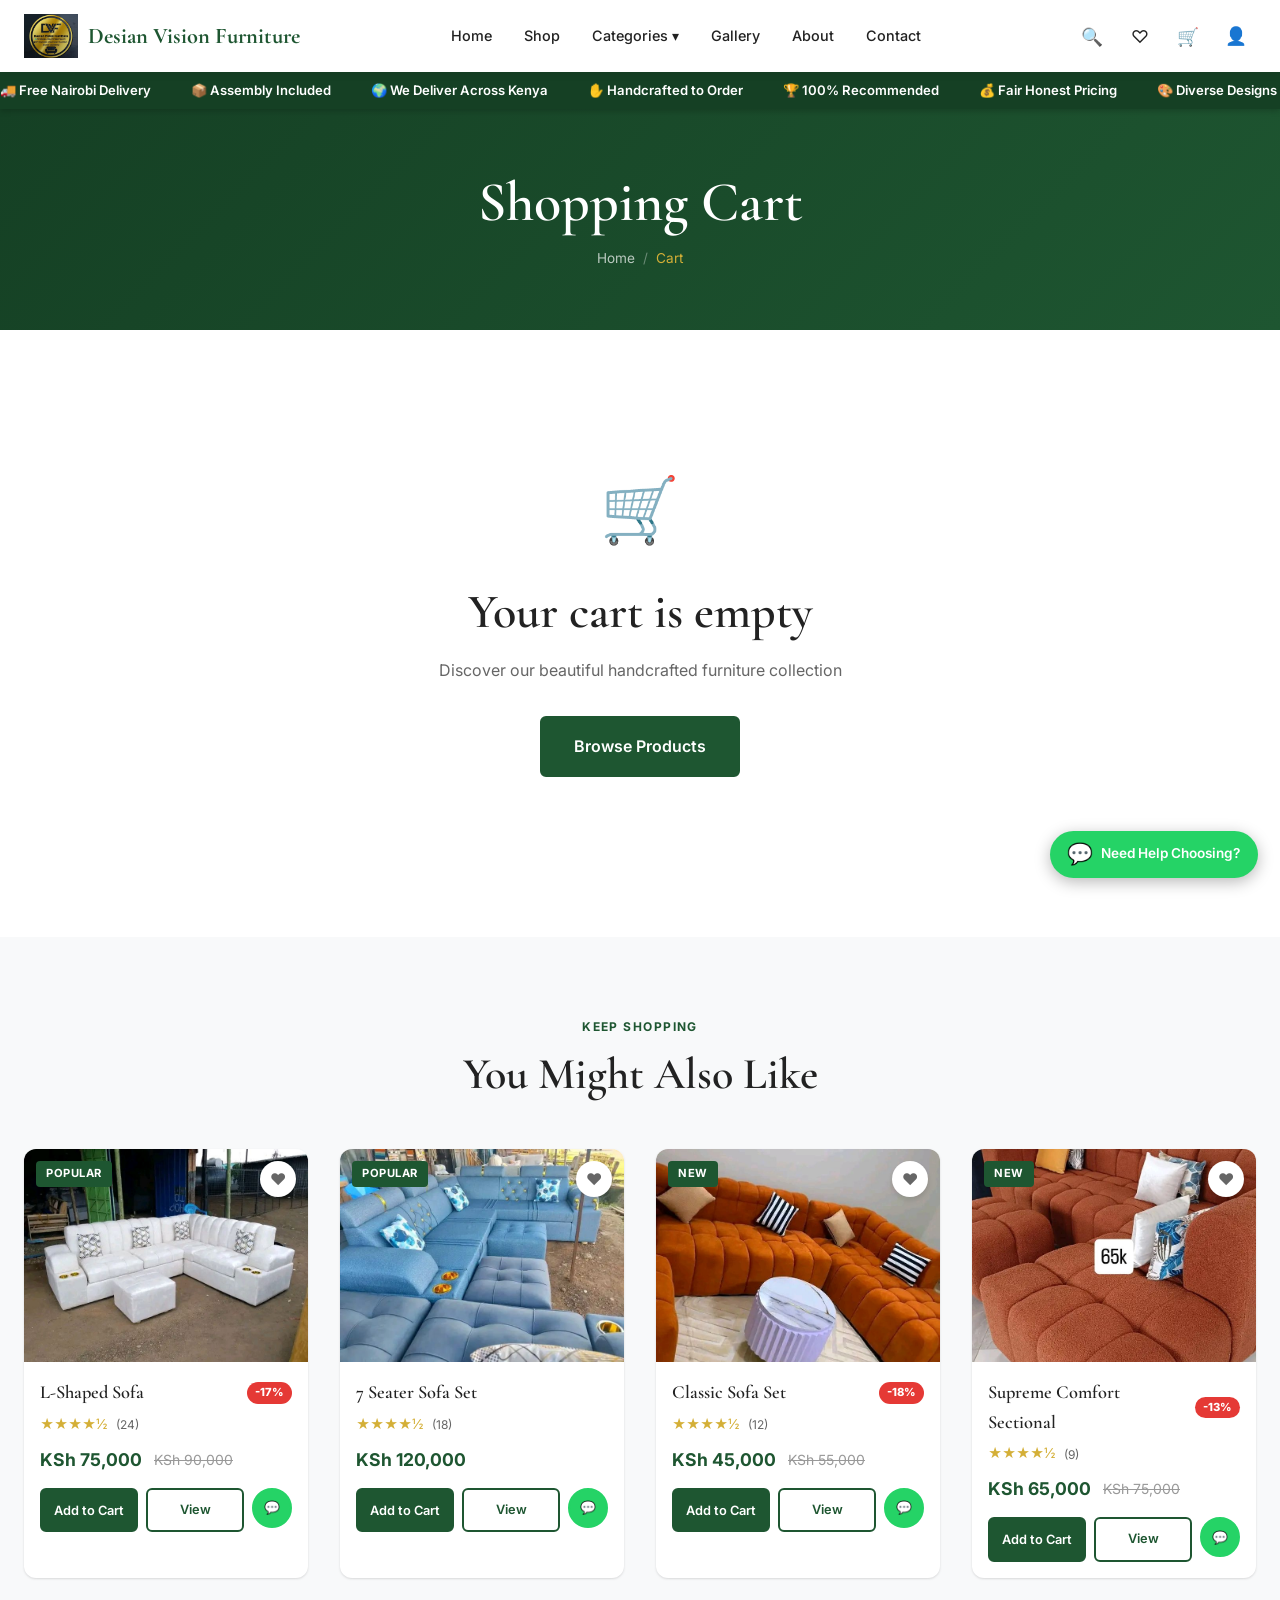
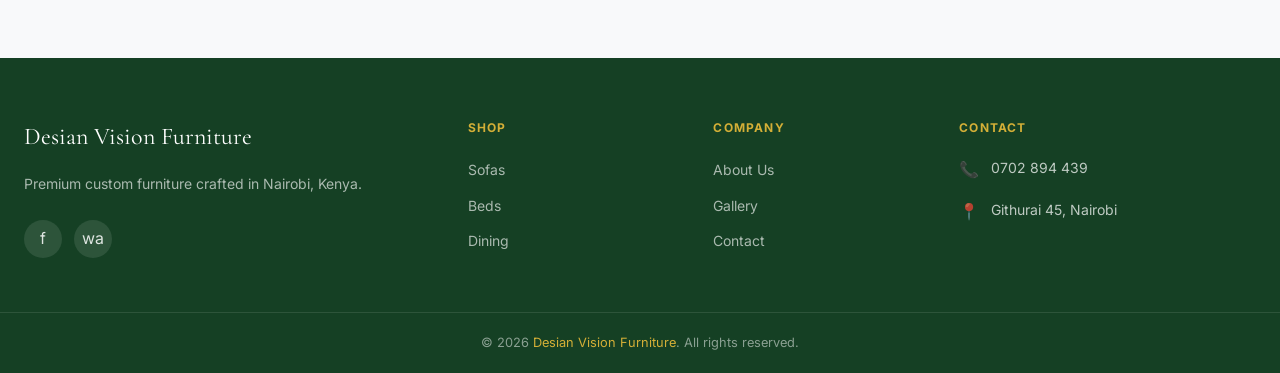
<file: cart.html>
<!DOCTYPE html>
<html lang="en">
<head>
  <meta charset="UTF-8">
  <meta name="viewport" content="width=device-width, initial-scale=1.0">
  <link rel="canonical" href="https://desianvisionfurniture.co.ke/cart.html">
  <meta name="robots" content="noindex, nofollow">
  <title>Shopping Cart – Desian Vision Furniture</title>
  <script>document.write('<link rel="stylesheet" href="css/style.css?t='+Date.now()+'">');</script>
  <!-- Google tag (gtag.js) -->
  <script async src="https://www.googletagmanager.com/gtag/js?id=AW-18234599579"></script>
  <script>
    window.dataLayer = window.dataLayer || [];
    function gtag(){dataLayer.push(arguments);}
    gtag('js', new Date());
    gtag('config', 'AW-18234599579');
    gtag('config', 'G-TY7Y2Y35L8');
  </script>
</head>
<body>

<nav id="mainNav">
  <div class="nav-inner wrap">
    <a class="nav-brand" href="index.html"><img src="logo.png" alt="DVF" onerror="this.style.display='none'"> Desian Vision Furniture</a>
    <ul class="nav-links">
      <li><a href="index.html">Home</a></li>
      <li><a href="shop.html">Shop</a></li>
      <li class="has-dropdown"><a href="#">Categories ▾</a>
        <div class="dropdown">
          <a href="shop.html?cat=sofas">🛋️ Sofas & Sectionals</a>
          <a href="shop.html?cat=beds">🛏️ Beds & Headboards</a>
          <a href="shop.html?cat=dining">🍽️ Dining Sets</a>
          <a href="shop.html?cat=storage">🗄️ Wardrobes & Storage</a>
          <a href="shop.html?cat=bedroom">🪞 Bedroom Accessories</a>
        </div>
      </li>
      <li><a href="gallery.html">Gallery</a></li>
      <li><a href="about.html">About</a></li>
      <li><a href="contact.html">Contact</a></li>
    </ul>
    <div class="nav-actions">
      <button onclick="openSearch()">🔍</button>
      <button onclick="openWishlist()" style="position:relative">♡<span id="wishBadge" class="nav-badge hidden">0</span></button>
      <button onclick="openCart()" style="position:relative">🛒<span id="cartBadge" class="nav-badge hidden">0</span></button>
      <a href="account.html">👤</a>
    </div>
    <button class="ham" id="ham"><span></span><span></span><span></span></button>
  </div>
</nav>

<div class="page-hero">
  <div class="wrap">
    <h1>Shopping Cart</h1>
    <nav class="breadcrumb"><a href="index.html">Home</a><span class="sep">/</span><span class="current">Cart</span></nav>
  </div>
</div>

<section class="section" style="padding-top:3rem">
  <div class="wrap">
    <!-- Empty State -->
    <div id="emptyState" style="display:none;text-align:center;padding:5rem 0">
      <div style="font-size:4rem;margin-bottom:1.5rem">🛒</div>
      <h2 style="font-family:'Cormorant Garamond',serif;margin-bottom:1rem">Your cart is empty</h2>
      <p style="color:#666;margin-bottom:2rem">Discover our beautiful handcrafted furniture collection</p>
      <a href="shop.html" class="btn btn-primary btn-lg">Browse Products</a>
    </div>

    <!-- Cart Content -->
    <div class="cart-page-layout" id="cartContent">
      <div>
        <!-- Cart Items -->
        <div class="cart-table">
          <div class="cart-table-head">
            <span>Product</span><span>Price</span><span>Quantity</span><span>Total</span>
          </div>
          <div id="cartRows"></div>
        </div>
        <div style="display:flex;justify-content:space-between;margin-top:1.5rem;flex-wrap:wrap;gap:0.75rem">
          <a href="shop.html" class="btn btn-outline">← Continue Shopping</a>
          <button class="btn btn-sm" style="color:#e53935;border:1px solid #e53935;border-radius:6px;padding:0.5rem 1rem;background:none" onclick="if(confirm('Clear your cart?')){clearCart();renderPage()}">🗑 Clear Cart</button>
        </div>
      </div>

      <!-- Order Summary -->
      <div>
        <div class="order-summary">
          <h3>Order Summary</h3>
          <div class="summary-row"><span>Subtotal</span><span id="pgSubtotal">KSh 0</span></div>
          <div class="summary-row"><span>Delivery (Nairobi)</span><span style="color:#1E5631;font-weight:600">FREE ✓</span></div>
          <div class="summary-row" id="promoRow" style="display:none"><span style="color:#e53935">Promo Discount</span><span id="pgDiscount" style="color:#e53935">-KSh 0</span></div>
          <div class="summary-row total"><span>Total</span><span class="amount" id="pgTotal">KSh 0</span></div>

          <!-- Promo Code -->
          <div style="margin:1.25rem 0">
            <label style="font-size:0.8rem;font-weight:600;display:block;margin-bottom:0.5rem">Promo Code</label>
            <div class="promo-row">
              <input type="text" class="promo-input" id="promoInput" placeholder="e.g. DVF2026">
              <button class="btn btn-outline btn-sm" onclick="applyPromo()">Apply</button>
            </div>
            <div id="promoMsg" style="font-size:0.8rem;margin-top:0.375rem"></div>
          </div>

          <a href="checkout.html" class="btn btn-primary btn-lg" style="width:100%;justify-content:center;display:flex;margin-bottom:0.75rem">Proceed to Checkout →</a>
          <button class="btn btn-wa btn-lg" style="width:100%;justify-content:center;display:flex" onclick="cartCheckout()">💬 Order via WhatsApp</button>
          <p style="text-align:center;margin-top:0.875rem;font-size:0.75rem;color:#999">🔒 Secure | Free Nairobi Delivery | Assembly Included</p>
        </div>
      </div>
    </div>
  </div>
</section>

<!-- You Might Like -->
<section class="section section-alt" id="youMightLike">
  <div class="wrap">
    <div class="section-header">
      <span class="section-eyebrow">Keep Shopping</span>
      <h2 class="section-title">You Might Also Like</h2>
    </div>
    <div class="grid-4" id="suggestedGrid"></div>
  </div>
</section>

<footer class="footer">
  <div class="wrap">
    <div class="footer-grid">
      <div><div class="footer-brand-name">Desian Vision Furniture</div><p class="footer-desc">Premium custom furniture crafted in Nairobi, Kenya.</p><div class="footer-social"><a href="https://www.facebook.com/profile.php?id=61550647002330" target="_blank">f</a><a href="https://wa.me/254702894439" target="_blank">wa</a></div></div>
      <div><div class="footer-heading">Shop</div><ul class="footer-links"><li><a href="shop.html?cat=sofas">Sofas</a></li><li><a href="shop.html?cat=beds">Beds</a></li><li><a href="shop.html?cat=dining">Dining</a></li></ul></div>
      <div><div class="footer-heading">Company</div><ul class="footer-links"><li><a href="about.html">About Us</a></li><li><a href="gallery.html">Gallery</a></li><li><a href="contact.html">Contact</a></li></ul></div>
      <div><div class="footer-heading">Contact</div><div class="footer-contact-item"><span>📞</span><span>0702 894 439</span></div><div class="footer-contact-item"><span>📍</span><span>Githurai 45, Nairobi</span></div></div>
    </div>
  </div>
  <div class="footer-bottom"><div class="wrap">© 2026 <span>Desian Vision Furniture</span>. All rights reserved.</div></div>
</footer>

<div class="cart-overlay" id="cartOverlay"></div>
<div class="cart-sidebar" id="cartSidebar">
  <div class="cart-hd"><h3>Shopping Cart</h3><button class="sidebar-close" id="cartCloseBtn">×</button></div>
  <div class="cart-items" id="cartItems"></div>
  <div class="cart-ft">
    <div class="cart-total-row"><span>Total</span><span class="amount" id="cartTotal">KSh 0</span></div>
    <a href="cart.html" class="btn btn-outline" style="width:100%;margin-bottom:0.75rem;justify-content:center;display:flex">View Cart</a>
    <button class="btn btn-primary" style="width:100%" onclick="cartCheckout()">Order via WhatsApp 💬</button>
  </div>
</div>
<div class="wish-overlay" id="wishOverlay"></div>
<div class="wish-sidebar" id="wishSidebar">
  <div class="wish-hd"><h3>My Wishlist</h3><button class="sidebar-close" id="wishCloseBtn">×</button></div>
  <div class="wish-items" id="wishItems"></div>
</div>
<div class="search-overlay" id="searchOverlay">
  <div class="search-box">
    <div class="search-input-wrap"><span>🔍</span><input type="text" id="searchInput" placeholder="Search furniture..." class="search-input" autocomplete="off"><button id="searchClose" class="search-close-btn">×</button></div>
    <div class="search-results" id="searchResults"></div>
  </div>
</div>
<div class="mob-overlay" id="mobOverlay"></div>
<div class="mob-drawer" id="mobDrawer">
  <div class="mob-drawer-header"><span style="font-family:'Cormorant Garamond',serif;font-weight:700;color:#1E5631;font-size:1.2rem">Desian Vision Furniture</span><button class="mob-drawer-close" id="drawerClose">×</button></div>
  <nav class="mob-nav-links"><a href="index.html">Home</a><a href="shop.html">Shop All</a><a href="gallery.html">Gallery</a><a href="about.html">About</a><a href="contact.html">Contact</a><a href="https://wa.me/254702894439" style="color:#25D366">💬 WhatsApp</a></nav>
</div>

<script>document.write('<script src="js/data.js?t='+Date.now()+'"><\/script>');</script>
<script src="js/app.js?v=2"></script>
<script>
let promoApplied = false;
let discountPct = 0;

function applyPromo() {
  const code = document.getElementById('promoInput').value.trim().toUpperCase();
  const msg = document.getElementById('promoMsg');
  if (code === 'DVF2026') {
    promoApplied = true; discountPct = 0.10;
    msg.style.color = '#1E5631';
    msg.textContent = '✓ Code applied! 10% discount added.';
  } else if (code === '') {
    msg.style.color = '#e53935'; msg.textContent = 'Please enter a promo code.';
    return;
  } else {
    promoApplied = false; discountPct = 0;
    msg.style.color = '#e53935'; msg.textContent = '✗ Invalid code. Try DVF2026.';
  }
  renderPage();
}

function renderPage() {
  const cart = getCart();
  if (cart.length === 0) {
    document.getElementById('emptyState').style.display = 'block';
    document.getElementById('cartContent').style.display = 'none';
    return;
  }
  document.getElementById('emptyState').style.display = 'none';
  document.getElementById('cartContent').style.display = 'grid';

  document.getElementById('cartRows').innerHTML = cart.map(item => {
    const p = PRODUCTS.find(x => x.id === item.id);
    if (!p) return '';
    const lineTotal = p.price > 0 ? p.price * item.qty : 0;
    return `<div class="cart-table-row">
      <div class="cart-row-product">
        <img src="${p.imgs[0]}" alt="${p.name}" class="cart-row-img" onerror="this.src='sofa.jpg'">
        <div>
          <a href="product.html?id=${p.id}" class="cart-row-name" style="color:#222;font-weight:600">${p.name}</a>
          <button onclick="removeFromCart(${p.id});renderPage()" style="display:block;font-size:0.75rem;color:#e53935;margin-top:4px;background:none;border:none;cursor:pointer;padding:0">Remove</button>
        </div>
      </div>
      <div class="cart-row-price">${p.price > 0 ? fmt(p.price) : 'Custom'}</div>
      <div class="cart-row-qty">
        <button onclick="updateQty(${p.id},${item.qty-1});renderPage()" style="width:28px;height:28px;border:1px solid #E5E7EB;border-radius:50%;cursor:pointer;background:none;font-size:1rem">−</button>
        <span style="margin:0 0.625rem;font-weight:600;min-width:20px;text-align:center">${item.qty}</span>
        <button onclick="updateQty(${p.id},${item.qty+1});renderPage()" style="width:28px;height:28px;border:1px solid #E5E7EB;border-radius:50%;cursor:pointer;background:none;font-size:1rem">+</button>
      </div>
      <div class="cart-row-total">${lineTotal > 0 ? fmt(lineTotal) : '—'}</div>
    </div>`;
  }).join('');

  const subtotal = getCartTotal();
  const discount = promoApplied ? Math.round(subtotal * discountPct) : 0;
  const total = subtotal - discount;

  document.getElementById('pgSubtotal').textContent = fmt(subtotal);
  document.getElementById('pgTotal').textContent = fmt(total);
  const promoRow = document.getElementById('promoRow');
  if (promoApplied && discount > 0) {
    promoRow.style.display = 'flex';
    document.getElementById('pgDiscount').textContent = '-' + fmt(discount);
  } else {
    promoRow.style.display = 'none';
  }
}

document.addEventListener('DOMContentLoaded', () => {
  renderPage();
  // Suggested products
  const suggested = PRODUCTS.slice(0, 4);
  document.getElementById('suggestedGrid').innerHTML = suggested.map(renderProductCard).join('');
  initReveal();
});
</script>
</body>
</html>
</file>
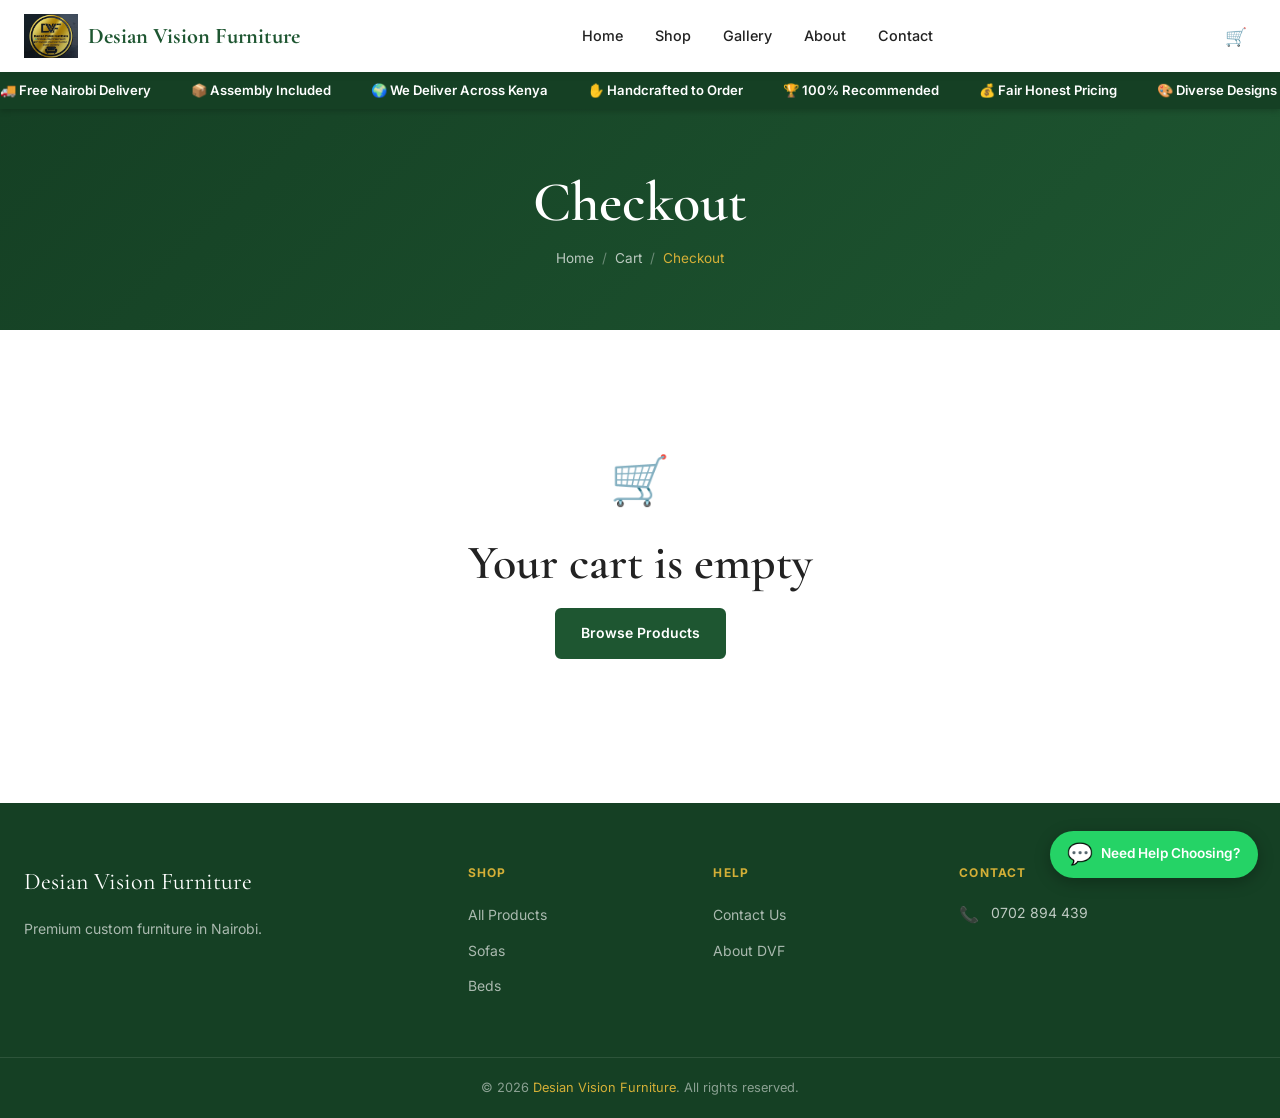
<file: checkout.html>
<!DOCTYPE html>
<html lang="en">
<head>
  <meta charset="UTF-8">
  <meta name="viewport" content="width=device-width, initial-scale=1.0">
  <link rel="canonical" href="https://desianvisionfurniture.co.ke/checkout.html">
  <meta name="robots" content="noindex, nofollow">
  <title>Checkout – Desian Vision Furniture</title>
  <script>document.write('<link rel="stylesheet" href="css/style.css?t='+Date.now()+'">');</script>
  <!-- Google tag (gtag.js) -->
  <script async src="https://www.googletagmanager.com/gtag/js?id=AW-18234599579"></script>
  <script>
    window.dataLayer = window.dataLayer || [];
    function gtag(){dataLayer.push(arguments);}
    gtag('js', new Date());
    gtag('config', 'AW-18234599579');
    gtag('config', 'G-TY7Y2Y35L8');
  </script>
</head>
<body>

<nav id="mainNav">
  <div class="nav-inner wrap">
    <a class="nav-brand" href="index.html"><img src="logo.png" alt="DVF" onerror="this.style.display='none'"> Desian Vision Furniture</a>
    <ul class="nav-links">
      <li><a href="index.html">Home</a></li>
      <li><a href="shop.html">Shop</a></li>
      <li><a href="gallery.html">Gallery</a></li>
      <li><a href="about.html">About</a></li>
      <li><a href="contact.html">Contact</a></li>
    </ul>
    <div class="nav-actions">
      <button onclick="openCart()" style="position:relative">🛒<span id="cartBadge" class="nav-badge hidden">0</span></button>
      <span id="wishBadge" style="display:none"></span>
    </div>
    <button class="ham" id="ham"><span></span><span></span><span></span></button>
  </div>
</nav>

<div class="page-hero">
  <div class="wrap">
    <h1>Checkout</h1>
    <nav class="breadcrumb"><a href="index.html">Home</a><span class="sep">/</span><a href="cart.html">Cart</a><span class="sep">/</span><span class="current">Checkout</span></nav>
  </div>
</div>

<!-- Thank You Modal -->
<div class="lightbox" id="thankYouModal">
  <div style="background:white;border-radius:20px;padding:2.5rem;max-width:500px;width:90%;text-align:center;position:relative">
    <div style="font-size:4rem;margin-bottom:1rem">✅</div>
    <h2 style="font-family:'Cormorant Garamond',serif;color:#1E5631;margin-bottom:0.75rem">Order Placed!</h2>
    <p style="color:#666;margin-bottom:0.375rem;font-size:0.9rem">Order Reference: <strong id="orderRef">DVF-2026-001</strong></p>
    <p style="color:#666;margin-bottom:1.5rem;font-size:0.9rem" id="thankMsg">We'll contact you via WhatsApp to confirm delivery.</p>
    <div style="background:#F8F9FA;border-radius:12px;padding:1.5rem;margin-bottom:1.5rem;text-align:left;font-size:0.85rem" id="mpesaBox">
      <p style="font-weight:700;margin-bottom:0.875rem;color:#1E5631">📱 M-Pesa Payment Instructions:</p>
      <div class="mpesa-step"><span>1.</span><span>Go to M-Pesa → Send Money</span></div>
      <div class="mpesa-step"><span>2.</span><span>Enter Number: <strong>0702 894 439</strong></span></div>
      <div class="mpesa-step"><span>3.</span><span>Amount: <strong id="mpesaAmt">KSh 0</strong></span></div>
      <div class="mpesa-step"><span>4.</span><span>Reference: <strong id="mpesaAcct">DVF001</strong></span></div>
      <div class="mpesa-step"><span>5.</span><span>Enter PIN and send — screenshot and WhatsApp us to confirm</span></div>
    </div>
    <div style="display:flex;gap:0.75rem;justify-content:center;flex-wrap:wrap">
      <a href="index.html" class="btn btn-primary">Back to Home</a>
      <a href="shop.html" class="btn btn-outline">Continue Shopping</a>
    </div>
  </div>
</div>

<section class="section" style="padding-top:3rem">
  <div class="wrap">
    <div id="emptyCheck" style="display:none;text-align:center;padding:4rem 0">
      <div style="font-size:3rem;margin-bottom:1rem">🛒</div>
      <h2>Your cart is empty</h2>
      <a href="shop.html" class="btn btn-primary" style="margin-top:1rem">Browse Products</a>
    </div>
    <div class="checkout-layout" id="checkoutWrap">
      <div>
        <!-- Customer Info -->
        <div class="checkout-card">
          <h3>📋 Your Details</h3>
          <div class="form-row">
            <div class="form-group">
              <label class="form-label">Full Name *</label>
              <input type="text" class="form-input" id="coName" placeholder="e.g. John Doe" required>
            </div>
            <div class="form-group">
              <label class="form-label">WhatsApp Number *</label>
              <input type="tel" class="form-input" id="coPhone" placeholder="e.g. 0712 345 678" required>
            </div>
          </div>
          <div class="form-group">
            <label class="form-label">Email Address (optional)</label>
            <input type="email" class="form-input" id="coEmail" placeholder="john@example.com">
          </div>
          <div class="form-group">
            <label class="form-label">Delivery Address *</label>
            <input type="text" class="form-input" id="coAddress" placeholder="Street, Estate, Area in Nairobi" required>
          </div>
          <div class="form-group">
            <label class="form-label">Order Notes (optional)</label>
            <textarea class="form-textarea" id="coNotes" placeholder="Specific colors, sizes, delivery time preferences..."></textarea>
          </div>
        </div>

        <!-- Delivery -->
        <div class="checkout-card">
          <h3>🚚 Delivery Option</h3>
          <div class="payment-option selected" id="del-nairobi" onclick="selectDel('nairobi',this)">
            <input type="radio" name="delivery" value="nairobi" checked>
            <div>
              <div class="payment-option-label">Nairobi Delivery — <span style="color:#1E5631;font-weight:700">FREE</span></div>
              <div class="payment-option-desc">All Nairobi areas including Githurai, Kasarani, Thika Road, CBD & more</div>
            </div>
          </div>
          <div class="payment-option" id="del-outside" onclick="selectDel('outside',this)">
            <input type="radio" name="delivery" value="outside">
            <div>
              <div class="payment-option-label">Outside Nairobi</div>
              <div class="payment-option-desc">Contact us on WhatsApp for a delivery quote to your location</div>
            </div>
          </div>
        </div>

        <!-- Payment -->
        <div class="checkout-card">
          <h3>💳 Payment Method</h3>
          <div class="payment-option selected" id="pm-mpesa" onclick="selectPay('mpesa',this)">
            <input type="radio" name="payment" value="mpesa" checked>
            <div>
              <div class="payment-option-label">📱 M-Pesa (Send Money)</div>
              <div class="payment-option-desc">Send M-Pesa to 0702 894 439 after placing your order</div>
            </div>
          </div>
          <div class="payment-option" id="pm-wa" onclick="selectPay('wa',this)">
            <input type="radio" name="payment" value="wa">
            <div>
              <div class="payment-option-label">💬 Order & Pay via WhatsApp</div>
              <div class="payment-option-desc">Send your order to WhatsApp, discuss and pay on delivery or M-Pesa</div>
            </div>
          </div>
          <div class="payment-option" id="pm-cod" onclick="selectPay('cod',this)">
            <input type="radio" name="payment" value="cod">
            <div>
              <div class="payment-option-label">💵 Cash on Delivery</div>
              <div class="payment-option-desc">Pay cash when furniture arrives at your door (Nairobi only)</div>
            </div>
          </div>
        </div>

        <button class="btn btn-primary btn-lg" style="width:100%;justify-content:center;display:flex" onclick="placeOrder()">
          Place Order →
        </button>
        <p style="text-align:center;margin-top:0.75rem;font-size:0.8rem;color:#999">By placing an order you agree to be contacted via WhatsApp for delivery confirmation</p>
      </div>

      <!-- Order Summary -->
      <div>
        <div class="order-summary" style="position:sticky;top:90px">
          <h3>Your Order</h3>
          <div id="coItems"></div>
          <hr style="border:none;border-top:1px solid #E5E7EB;margin:1rem 0">
          <div class="summary-row"><span>Subtotal</span><span id="coSubtotal">KSh 0</span></div>
          <div class="summary-row"><span>Delivery</span><span id="coDelivery" style="color:#1E5631;font-weight:600">FREE</span></div>
          <div class="summary-row total"><span>Total</span><span class="amount" id="coTotal">KSh 0</span></div>
          <div style="margin-top:1rem;background:#F0FFF4;border-radius:8px;padding:1rem;font-size:0.8rem;color:#1E5631">
            ✓ Free Nairobi delivery<br>✓ Assembly included<br>✓ Handcrafted to order
          </div>
        </div>
      </div>
    </div>
  </div>
</section>

<footer class="footer">
  <div class="wrap">
    <div class="footer-grid">
      <div><div class="footer-brand-name">Desian Vision Furniture</div><p class="footer-desc">Premium custom furniture in Nairobi.</p></div>
      <div><div class="footer-heading">Shop</div><ul class="footer-links"><li><a href="shop.html">All Products</a></li><li><a href="shop.html?cat=sofas">Sofas</a></li><li><a href="shop.html?cat=beds">Beds</a></li></ul></div>
      <div><div class="footer-heading">Help</div><ul class="footer-links"><li><a href="contact.html">Contact Us</a></li><li><a href="about.html">About DVF</a></li></ul></div>
      <div><div class="footer-heading">Contact</div><div class="footer-contact-item"><span>📞</span><span>0702 894 439</span></div></div>
    </div>
  </div>
  <div class="footer-bottom"><div class="wrap">© 2026 <span>Desian Vision Furniture</span>. All rights reserved.</div></div>
</footer>

<div class="cart-overlay" id="cartOverlay"></div>
<div class="cart-sidebar" id="cartSidebar">
  <div class="cart-hd"><h3>Shopping Cart</h3><button class="sidebar-close" id="cartCloseBtn">×</button></div>
  <div class="cart-items" id="cartItems"></div>
  <div class="cart-ft">
    <div class="cart-total-row"><span>Total</span><span class="amount" id="cartTotal">KSh 0</span></div>
    <button class="btn btn-primary" style="width:100%" onclick="cartCheckout()">Order via WhatsApp 💬</button>
  </div>
</div>
<div class="wish-overlay" id="wishOverlay" style="display:none"></div>
<div class="wish-sidebar" id="wishSidebar" style="display:none"></div>
<div class="search-overlay" id="searchOverlay">
  <div class="search-box">
    <div class="search-input-wrap"><span>🔍</span><input type="text" id="searchInput" placeholder="Search..." class="search-input"><button id="searchClose" class="search-close-btn">×</button></div>
    <div class="search-results" id="searchResults"></div>
  </div>
</div>
<div class="mob-overlay" id="mobOverlay"></div>
<div class="mob-drawer" id="mobDrawer">
  <div class="mob-drawer-header"><span style="font-family:'Cormorant Garamond',serif;font-weight:700;color:#1E5631;font-size:1.2rem">Desian Vision Furniture</span><button class="mob-drawer-close" id="drawerClose">×</button></div>
  <nav class="mob-nav-links"><a href="index.html">Home</a><a href="shop.html">Shop</a><a href="cart.html">Cart</a><a href="contact.html">Contact</a></nav>
</div>

<script>document.write('<script src="js/data.js?t='+Date.now()+'"><\/script>');</script>
<script src="js/app.js?v=2"></script>
<script>
let selectedPay = 'mpesa';
let selectedDel = 'nairobi';
let orderCount = parseInt(localStorage.getItem('dvf_orders_count') || '0');

function selectPay(method, el) {
  selectedPay = method;
  ['pm-mpesa','pm-wa','pm-cod'].forEach(id => document.getElementById(id)?.classList.remove('selected'));
  el.classList.add('selected');
  el.querySelector('input[type="radio"]').checked = true;
}

function selectDel(type, el) {
  selectedDel = type;
  ['del-nairobi','del-outside'].forEach(id => document.getElementById(id)?.classList.remove('selected'));
  el.classList.add('selected');
  el.querySelector('input[type="radio"]').checked = true;
  document.getElementById('coDelivery').textContent = type === 'nairobi' ? 'FREE' : 'Quote via WhatsApp';
}

function validate() {
  const name = document.getElementById('coName').value.trim();
  const phone = document.getElementById('coPhone').value.trim();
  const address = document.getElementById('coAddress').value.trim();
  if (!name) { showToast('Please enter your full name', 'error'); document.getElementById('coName').focus(); return false; }
  if (!phone) { showToast('Please enter your WhatsApp number', 'error'); document.getElementById('coPhone').focus(); return false; }
  if (!address) { showToast('Please enter your delivery address', 'error'); document.getElementById('coAddress').focus(); return false; }
  return true;
}

function placeOrder() {
  if (!validate()) return;
  const cart = getCart();
  if (!cart.length) { showToast('Your cart is empty', 'error'); return; }

  orderCount++;
  localStorage.setItem('dvf_orders_count', orderCount);
  const ref = 'DVF-' + new Date().getFullYear() + '-' + String(orderCount).padStart(3,'0');
  const name = document.getElementById('coName').value.trim();
  const phone = document.getElementById('coPhone').value.trim();
  const address = document.getElementById('coAddress').value.trim();
  const notes = document.getElementById('coNotes').value.trim();
  const total = getCartTotal();

  // Save order
  const orders = JSON.parse(localStorage.getItem('dvf_orders') || '[]');
  orders.unshift({
    ref, date: new Date().toLocaleDateString('en-KE'),
    items: cart.map(i => { const p = PRODUCTS.find(x => x.id === i.id); return p ? i.qty + 'x ' + p.name : ''; }).filter(Boolean),
    total, status: 'Confirmed', payment: selectedPay
  });
  localStorage.setItem('dvf_orders', JSON.stringify(orders));
  trackLead('checkout', total, { order_ref: ref, payment: selectedPay });

  if (selectedPay === 'wa') {
    let msg = `Hello DVF! 🛒 *New Order — ${ref}*\n\n`;
    msg += `👤 *Customer:* ${name}\n📞 *Phone:* ${phone}\n📍 *Address:* ${address}\n`;
    if (notes) msg += `📝 *Notes:* ${notes}\n`;
    msg += `\n*Items:*\n`;
    cart.forEach(item => {
      const p = PRODUCTS.find(x => x.id === item.id);
      if (p) msg += `• ${item.qty}x ${p.name} — ${p.price > 0 ? 'KSh ' + (p.price * item.qty).toLocaleString() : 'Custom'}\n`;
    });
    if (total > 0) msg += `\n💰 *Total: KSh ${total.toLocaleString()}*`;
    msg += `\n🚚 *Delivery:* ${selectedDel === 'nairobi' ? 'Nairobi (Free)' : 'Outside Nairobi'}\n💳 *Payment:* WhatsApp/Flexible`;
    clearCart();
    window.open('https://wa.me/254702894439?text=' + encodeURIComponent(msg), '_blank');
    return;
  }

  // Show thank you modal
  document.getElementById('orderRef').textContent = ref;
  if (selectedPay === 'mpesa') {
    document.getElementById('mpesaBox').style.display = 'block';
    document.getElementById('mpesaAcct').textContent = ref.replace('DVF-','DVF');
    document.getElementById('mpesaAmt').textContent = total > 0 ? 'KSh ' + total.toLocaleString() : 'As agreed';
    document.getElementById('thankMsg').textContent = 'Complete M-Pesa payment below, then we\'ll confirm and schedule delivery.';
  } else {
    document.getElementById('mpesaBox').style.display = 'none';
    document.getElementById('thankMsg').textContent = 'We\'ll call you to confirm delivery date and collect cash on arrival.';
  }
  document.getElementById('thankYouModal').classList.add('open');
  clearCart();
}

function renderSummary() {
  const cart = getCart();
  if (!cart.length) {
    document.getElementById('emptyCheck').style.display = 'block';
    document.getElementById('checkoutWrap').style.display = 'none';
    return;
  }
  const items = document.getElementById('coItems');
  items.innerHTML = cart.map(item => {
    const p = PRODUCTS.find(x => x.id === item.id);
    if (!p) return '';
    return `<div style="display:flex;gap:0.75rem;margin-bottom:0.875rem;align-items:center">
      <img src="${p.imgs[0]}" style="width:52px;height:52px;object-fit:cover;border-radius:8px;flex-shrink:0" onerror="this.src='sofa.jpg'">
      <div style="flex:1;min-width:0"><div style="font-weight:600;font-size:0.875rem;white-space:nowrap;overflow:hidden;text-overflow:ellipsis">${p.name}</div><div style="font-size:0.8rem;color:#666">Qty: ${item.qty}</div></div>
      <div style="font-weight:700;color:#1E5631;font-size:0.875rem;white-space:nowrap">${p.price > 0 ? fmt(p.price * item.qty) : 'Custom'}</div>
    </div>`;
  }).join('');
  const total = getCartTotal();
  document.getElementById('coSubtotal').textContent = fmt(total);
  document.getElementById('coTotal').textContent = fmt(total);
}

document.addEventListener('DOMContentLoaded', renderSummary);
</script>
</body>
</html>
</file>
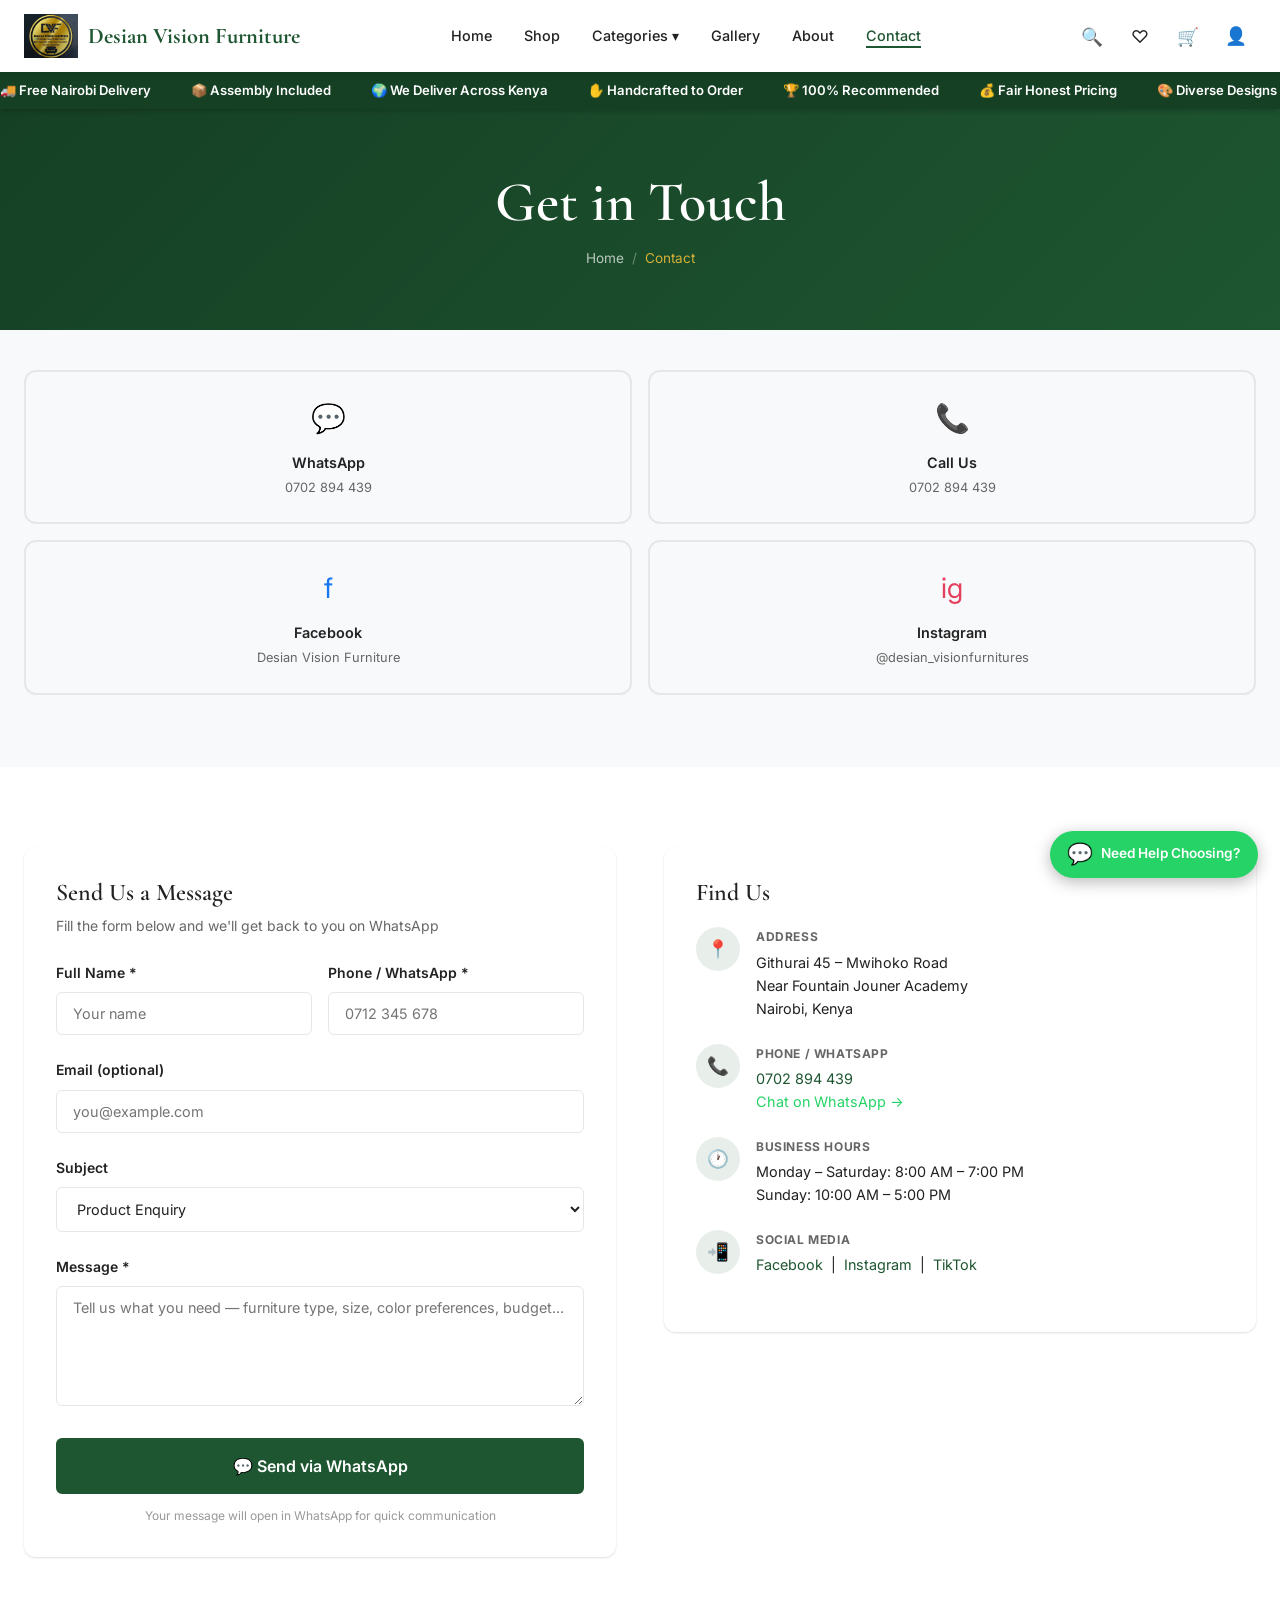
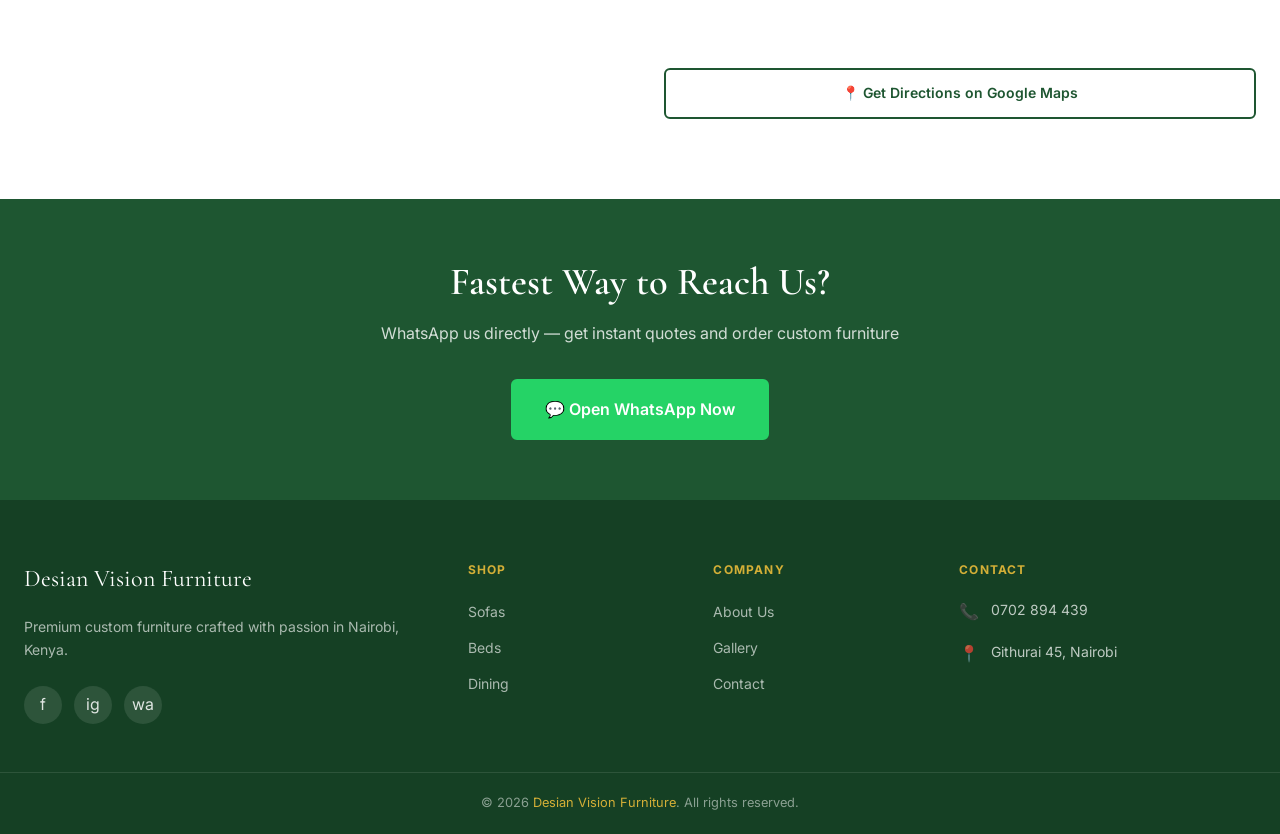
<file: contact.html>
<!DOCTYPE html>
<html lang="en">
<head>
  <meta charset="UTF-8">
  <meta name="viewport" content="width=device-width, initial-scale=1.0">
  <title>Contact Us | Furniture Shop Githurai 45 Nairobi – Desian Vision Furniture</title>
  <meta name="description" content="Contact Desian Vision Furniture at Githurai 45, Nairobi. WhatsApp 0702 894 439 for custom furniture quotes, orders and free delivery across Nairobi.">
  <link rel="canonical" href="https://desianvisionfurniture.co.ke/contact.html">
  <meta property="og:type" content="website">
  <meta property="og:site_name" content="Desian Vision Furniture">
  <meta property="og:title" content="Contact Us | Furniture Shop Githurai 45 Nairobi – Desian Vision Furniture">
  <meta property="og:description" content="Contact Desian Vision Furniture at Githurai 45, Nairobi. WhatsApp 0702 894 439 for custom furniture quotes, orders and free delivery across Nairobi.">
  <meta property="og:url" content="https://desianvisionfurniture.co.ke/contact.html">
  <meta property="og:image" content="https://desianvisionfurniture.co.ke/logo.png">
  <meta name="twitter:card" content="summary_large_image">
  <script>document.write('<link rel="stylesheet" href="css/style.css?t='+Date.now()+'">');</script>
  <!-- Google tag (gtag.js) -->
  <script async src="https://www.googletagmanager.com/gtag/js?id=AW-18234599579"></script>
  <script>
    window.dataLayer = window.dataLayer || [];
    function gtag(){dataLayer.push(arguments);}
    gtag('js', new Date());
    gtag('config', 'AW-18234599579');
    gtag('config', 'G-TY7Y2Y35L8');
  </script>
</head>
<body>

<nav id="mainNav">
  <div class="nav-inner wrap">
    <a class="nav-brand" href="index.html"><img src="logo.png" alt="DVF" onerror="this.style.display='none'"> Desian Vision Furniture</a>
    <ul class="nav-links">
      <li><a href="index.html">Home</a></li>
      <li><a href="shop.html">Shop</a></li>
      <li class="has-dropdown"><a href="#">Categories ▾</a>
        <div class="dropdown">
          <a href="shop.html?cat=sofas">🛋️ Sofas & Sectionals</a>
          <a href="shop.html?cat=beds">🛏️ Beds & Headboards</a>
          <a href="shop.html?cat=dining">🍽️ Dining Sets</a>
          <a href="shop.html?cat=storage">🗄️ Wardrobes & Storage</a>
          <a href="shop.html?cat=bedroom">🪞 Bedroom Accessories</a>
        </div>
      </li>
      <li><a href="gallery.html">Gallery</a></li>
      <li><a href="about.html">About</a></li>
      <li><a href="contact.html" class="active">Contact</a></li>
    </ul>
    <div class="nav-actions">
      <button onclick="openSearch()">🔍</button>
      <button onclick="openWishlist()" style="position:relative">♡<span id="wishBadge" class="nav-badge hidden">0</span></button>
      <button onclick="openCart()" style="position:relative">🛒<span id="cartBadge" class="nav-badge hidden">0</span></button>
      <a href="account.html">👤</a>
    </div>
    <button class="ham" id="ham"><span></span><span></span><span></span></button>
  </div>
</nav>

<div class="page-hero">
  <div class="wrap">
    <h1>Get in Touch</h1>
    <nav class="breadcrumb"><a href="index.html">Home</a><span class="sep">/</span><span class="current">Contact</span></nav>
  </div>
</div>

<!-- Quick Contact Cards -->
<section class="section section-alt" style="padding:40px 0">
  <div class="wrap">
    <div class="quick-contacts">
      <a href="https://wa.me/254702894439" class="qc-card" target="_blank" onclick="if(typeof trackLead==='function')trackLead('whatsapp_contact',0,{})">
        <div class="qc-icon" style="color:#25D366">💬</div>
        <div class="qc-label">WhatsApp</div>
        <div class="qc-value">0702 894 439</div>
      </a>
      <a href="tel:+254702894439" class="qc-card">
        <div class="qc-icon" style="color:#1E5631">📞</div>
        <div class="qc-label">Call Us</div>
        <div class="qc-value">0702 894 439</div>
      </a>
      <a href="https://www.facebook.com/profile.php?id=61550647002330" class="qc-card" target="_blank">
        <div class="qc-icon" style="color:#1877F2">f</div>
        <div class="qc-label">Facebook</div>
        <div class="qc-value">Desian Vision Furniture</div>
      </a>
      <a href="https://www.instagram.com/desian_visionfurnitures" class="qc-card" target="_blank">
        <div class="qc-icon" style="color:#E4405F">ig</div>
        <div class="qc-label">Instagram</div>
        <div class="qc-value">@desian_visionfurnitures</div>
      </a>
    </div>
  </div>
</section>

<!-- Contact Form + Info -->
<section class="section">
  <div class="wrap">
    <div class="contact-layout">
      <!-- Contact Form -->
      <div>
        <div class="contact-card">
          <h3 style="font-family:'Cormorant Garamond',serif;font-size:1.5rem;margin-bottom:0.5rem">Send Us a Message</h3>
          <p style="color:#666;font-size:0.875rem;margin-bottom:1.5rem">Fill the form below and we'll get back to you on WhatsApp</p>
          <div class="form-row">
            <div class="form-group">
              <label class="form-label">Full Name *</label>
              <input type="text" class="form-input" id="ctName" placeholder="Your name" required>
            </div>
            <div class="form-group">
              <label class="form-label">Phone / WhatsApp *</label>
              <input type="tel" class="form-input" id="ctPhone" placeholder="0712 345 678" required>
            </div>
          </div>
          <div class="form-group">
            <label class="form-label">Email (optional)</label>
            <input type="email" class="form-input" id="ctEmail" placeholder="you@example.com">
          </div>
          <div class="form-group">
            <label class="form-label">Subject</label>
            <select class="form-select" id="ctSubject">
              <option value="enquiry">Product Enquiry</option>
              <option value="order">Place an Order</option>
              <option value="quote">Get a Custom Quote</option>
              <option value="delivery">Delivery Query</option>
              <option value="complaint">Issue / Complaint</option>
              <option value="other">Other</option>
            </select>
          </div>
          <div class="form-group">
            <label class="form-label">Message *</label>
            <textarea class="form-textarea" id="ctMessage" placeholder="Tell us what you need — furniture type, size, color preferences, budget..." required></textarea>
          </div>
          <button class="btn btn-primary btn-lg" style="width:100%;justify-content:center;display:flex" onclick="submitContact()">
            💬 Send via WhatsApp
          </button>
          <p style="font-size:0.75rem;color:#999;margin-top:0.75rem;text-align:center">Your message will open in WhatsApp for quick communication</p>
        </div>
      </div>

      <!-- Contact Info + Map -->
      <div>
        <div class="contact-card" style="margin-bottom:1.5rem">
          <h3 style="font-family:'Cormorant Garamond',serif;font-size:1.5rem;margin-bottom:1.25rem">Find Us</h3>
          <div class="contact-info-item">
            <div class="contact-info-icon">📍</div>
            <div>
              <div class="contact-info-label">Address</div>
              <div class="contact-info-value">Githurai 45 – Mwihoko Road<br>Near Fountain Jouner Academy<br>Nairobi, Kenya</div>
            </div>
          </div>
          <div class="contact-info-item">
            <div class="contact-info-icon">📞</div>
            <div>
              <div class="contact-info-label">Phone / WhatsApp</div>
              <div class="contact-info-value"><a href="tel:+254702894439" style="color:#1E5631">0702 894 439</a><br><a href="https://wa.me/254702894439" style="color:#25D366" target="_blank">Chat on WhatsApp →</a></div>
            </div>
          </div>
          <div class="contact-info-item">
            <div class="contact-info-icon">🕐</div>
            <div>
              <div class="contact-info-label">Business Hours</div>
              <div class="contact-info-value">Monday – Saturday: 8:00 AM – 7:00 PM<br>Sunday: 10:00 AM – 5:00 PM</div>
            </div>
          </div>
          <div class="contact-info-item">
            <div class="contact-info-icon">📲</div>
            <div>
              <div class="contact-info-label">Social Media</div>
              <div class="contact-info-value">
                <a href="https://www.facebook.com/profile.php?id=61550647002330" target="_blank" style="color:#1E5631">Facebook</a> &nbsp;|&nbsp;
                <a href="https://www.instagram.com/desian_visionfurnitures" target="_blank" style="color:#1E5631">Instagram</a> &nbsp;|&nbsp;
                <a href="https://www.tiktok.com/@desianvis0702894439davis" target="_blank" style="color:#1E5631">TikTok</a>
              </div>
            </div>
          </div>
        </div>

        <!-- Google Maps Embed -->
        <div class="map-embed">
          <iframe
            src="https://www.google.com/maps?q=Githurai+45+Mwihoko+Road+Nairobi+Kenya&output=embed"
            width="100%" height="300" style="border:0;border-radius:12px" allowfullscreen="" loading="lazy"
            referrerpolicy="no-referrer-when-downgrade"></iframe>
        </div>
        <a href="https://www.google.com/maps/dir/?api=1&destination=Githurai+45+Mwihoko+Road+Nairobi+Kenya" target="_blank" class="btn btn-outline" style="width:100%;justify-content:center;display:flex;margin-top:0.75rem">📍 Get Directions on Google Maps</a>
      </div>
    </div>
  </div>
</section>

<!-- WhatsApp CTA -->
<section style="background:#1E5631;padding:60px 0;text-align:center">
  <div class="wrap">
    <h2 style="font-family:'Cormorant Garamond',serif;color:white;font-size:clamp(1.5rem,3vw,2.5rem);margin-bottom:1rem">Fastest Way to Reach Us?</h2>
    <p style="color:rgba(255,255,255,0.8);margin-bottom:2rem">WhatsApp us directly — get instant quotes and order custom furniture</p>
    <a href="https://wa.me/254702894439?text=Hello%20DVF!%20I%20need%20furniture%20help." class="btn btn-wa btn-lg" target="_blank" onclick="if(typeof trackLead==='function')trackLead('whatsapp_contact_cta',0,{})">💬 Open WhatsApp Now</a>
  </div>
</section>

<footer class="footer">
  <div class="wrap">
    <div class="footer-grid">
      <div><div class="footer-brand-name">Desian Vision Furniture</div><p class="footer-desc">Premium custom furniture crafted with passion in Nairobi, Kenya.</p><div class="footer-social"><a href="https://www.facebook.com/profile.php?id=61550647002330" target="_blank">f</a><a href="https://www.instagram.com/desian_visionfurnitures" target="_blank">ig</a><a href="https://wa.me/254702894439" target="_blank">wa</a></div></div>
      <div><div class="footer-heading">Shop</div><ul class="footer-links"><li><a href="shop.html?cat=sofas">Sofas</a></li><li><a href="shop.html?cat=beds">Beds</a></li><li><a href="shop.html?cat=dining">Dining</a></li></ul></div>
      <div><div class="footer-heading">Company</div><ul class="footer-links"><li><a href="about.html">About Us</a></li><li><a href="gallery.html">Gallery</a></li><li><a href="contact.html">Contact</a></li></ul></div>
      <div><div class="footer-heading">Contact</div><div class="footer-contact-item"><span>📞</span><span>0702 894 439</span></div><div class="footer-contact-item"><span>📍</span><span>Githurai 45, Nairobi</span></div></div>
    </div>
  </div>
  <div class="footer-bottom"><div class="wrap">© 2026 <span>Desian Vision Furniture</span>. All rights reserved.</div></div>
</footer>

<div class="cart-overlay" id="cartOverlay"></div>
<div class="cart-sidebar" id="cartSidebar">
  <div class="cart-hd"><h3>Shopping Cart</h3><button class="sidebar-close" id="cartCloseBtn">×</button></div>
  <div class="cart-items" id="cartItems"></div>
  <div class="cart-ft">
    <div class="cart-total-row"><span>Total</span><span class="amount" id="cartTotal">KSh 0</span></div>
    <a href="cart.html" class="btn btn-outline" style="width:100%;margin-bottom:0.75rem;justify-content:center;display:flex">View Cart</a>
    <button class="btn btn-primary" style="width:100%" onclick="cartCheckout()">Order via WhatsApp 💬</button>
  </div>
</div>
<div class="wish-overlay" id="wishOverlay"></div>
<div class="wish-sidebar" id="wishSidebar">
  <div class="wish-hd"><h3>My Wishlist</h3><button class="sidebar-close" id="wishCloseBtn">×</button></div>
  <div class="wish-items" id="wishItems"></div>
</div>
<div class="search-overlay" id="searchOverlay">
  <div class="search-box">
    <div class="search-input-wrap"><span>🔍</span><input type="text" id="searchInput" placeholder="Search furniture..." class="search-input" autocomplete="off"><button id="searchClose" class="search-close-btn">×</button></div>
    <div class="search-results" id="searchResults"></div>
  </div>
</div>
<div class="mob-overlay" id="mobOverlay"></div>
<div class="mob-drawer" id="mobDrawer">
  <div class="mob-drawer-header"><span style="font-family:'Cormorant Garamond',serif;font-weight:700;color:#1E5631;font-size:1.2rem">Desian Vision Furniture</span><button class="mob-drawer-close" id="drawerClose">×</button></div>
  <nav class="mob-nav-links"><a href="index.html">Home</a><a href="shop.html">Shop All</a><a href="gallery.html">Gallery</a><a href="about.html">About</a><a href="contact.html">Contact</a><a href="https://wa.me/254702894439" style="color:#25D366">💬 WhatsApp</a></nav>
</div>

<script>document.write('<script src="js/data.js?t='+Date.now()+'"><\/script>');</script>
<script src="js/app.js?v=2"></script>
<script>
function submitContact() {
  const name = document.getElementById('ctName').value.trim();
  const phone = document.getElementById('ctPhone').value.trim();
  const subject = document.getElementById('ctSubject').value;
  const message = document.getElementById('ctMessage').value.trim();

  if (!name) { showToast('Please enter your name', 'error'); return; }
  if (!phone) { showToast('Please enter your phone number', 'error'); return; }
  if (!message) { showToast('Please enter your message', 'error'); return; }

  const subjectLabels = {
    enquiry: 'Product Enquiry', order: 'Place an Order', quote: 'Custom Quote Request',
    delivery: 'Delivery Query', complaint: 'Issue / Complaint', other: 'General Enquiry'
  };

  const msg = `Hello DVF! 👋\n\n*From:* ${name}\n*Phone:* ${phone}\n*Subject:* ${subjectLabels[subject] || subject}\n\n*Message:*\n${message}\n\nPlease get back to me. Thank you!`;
  window.open('https://wa.me/254702894439?text=' + encodeURIComponent(msg), '_blank');
  showToast('Opening WhatsApp...', 'success');
}
</script>
</body>
</html>
</file>
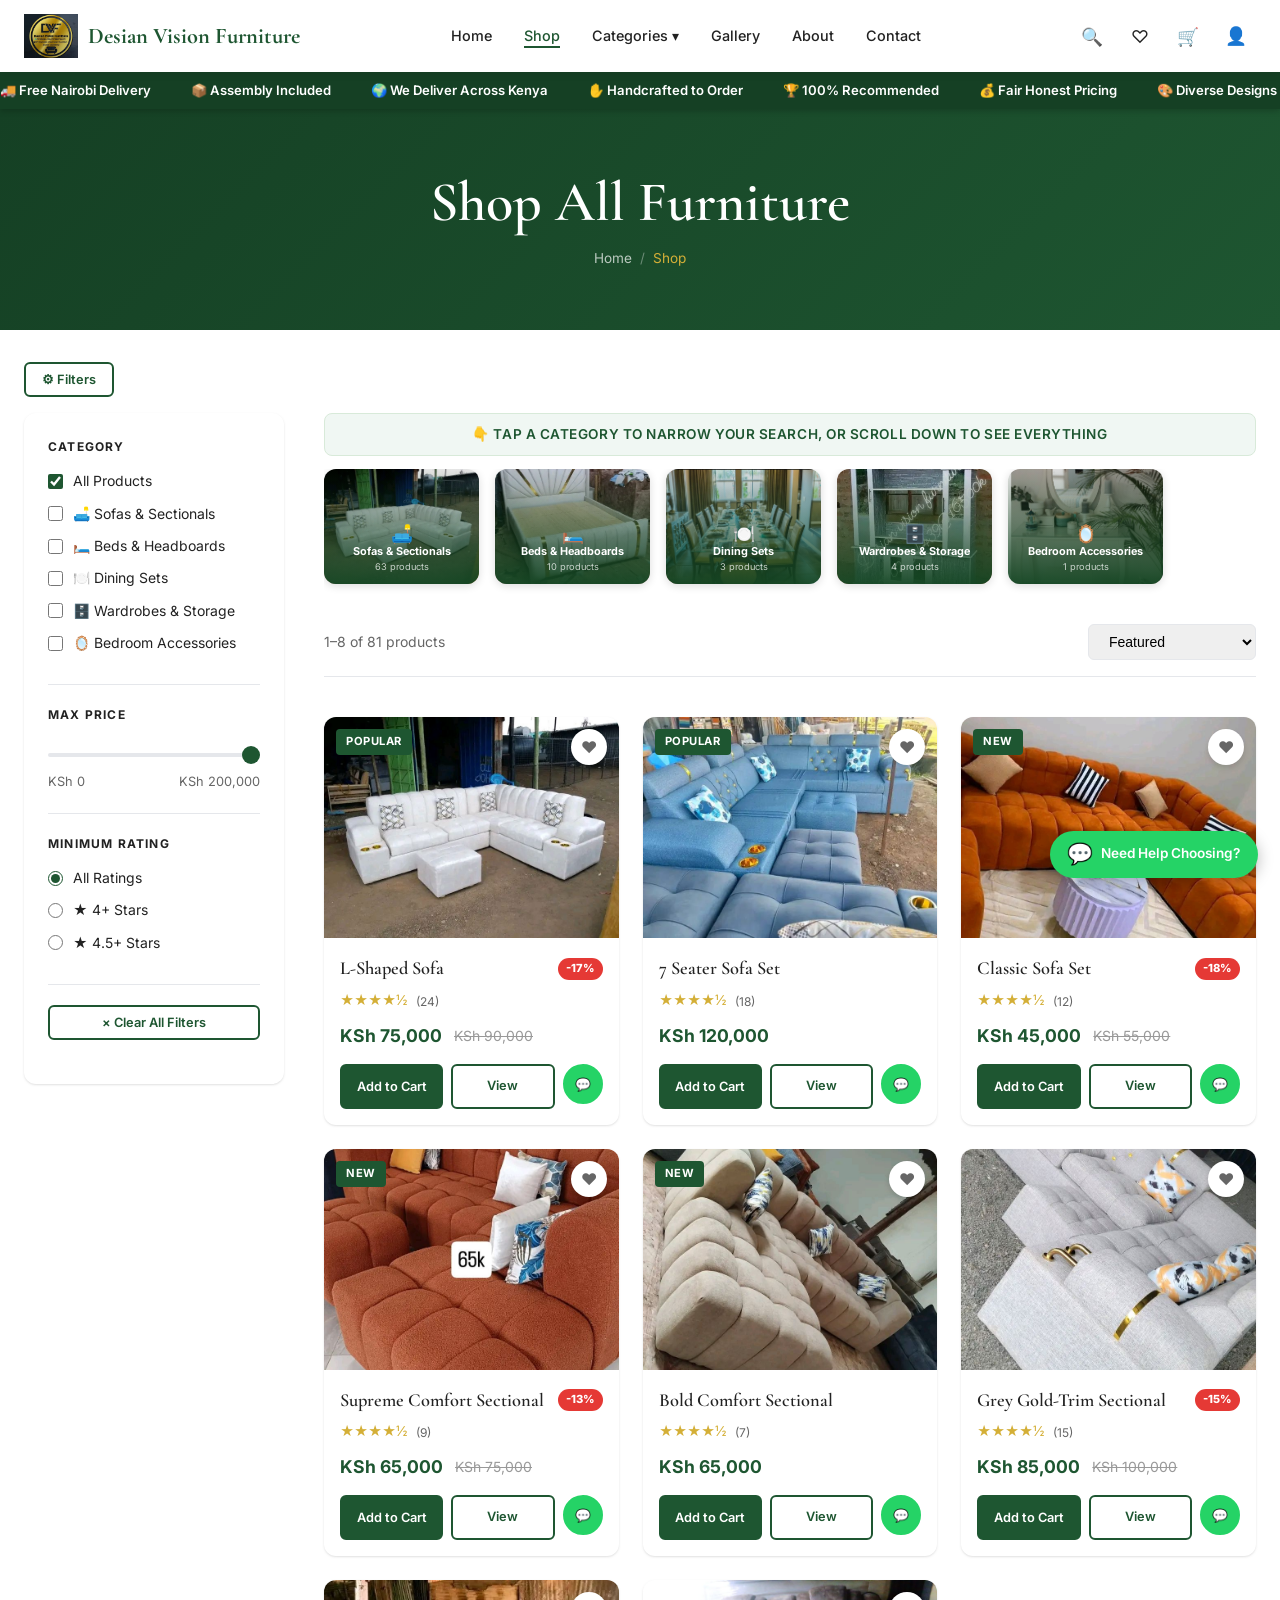
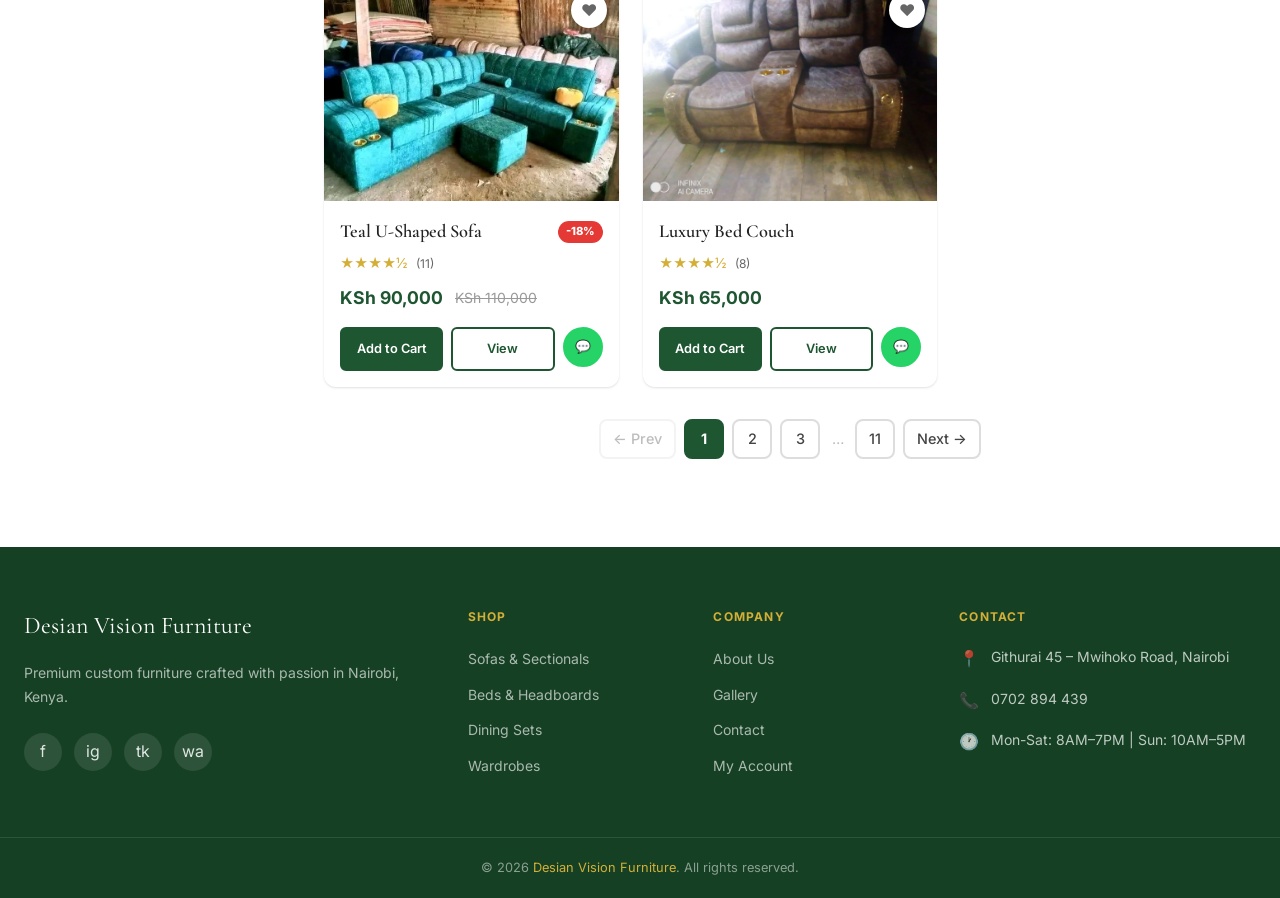
<file: shop.html>
<!DOCTYPE html>
<html lang="en">
<head>
  <meta charset="UTF-8">
  <meta name="viewport" content="width=device-width, initial-scale=1.0">
  <title>Buy Furniture Online Kenya | Sofas, Beds, Dining Tables – Desian Vision Furniture</title>
  <meta name="description" content="Shop premium custom furniture in Nairobi, Kenya. Sofas, sofa sets, beds, dining tables, wardrobes & TV stands. Free delivery in Nairobi. WhatsApp 0702 894 439.">
  <link rel="canonical" href="https://desianvisionfurniture.co.ke/shop.html">
  <meta property="og:type" content="website">
  <meta property="og:site_name" content="Desian Vision Furniture">
  <meta property="og:title" content="Buy Furniture Online Kenya | Sofas, Beds, Dining Tables – Desian Vision Furniture">
  <meta property="og:description" content="Shop premium custom furniture in Nairobi. Sofas, beds, dining tables, wardrobes. Free delivery. WhatsApp 0702 894 439.">
  <meta property="og:url" content="https://desianvisionfurniture.co.ke/shop.html">
  <meta property="og:image" content="https://desianvisionfurniture.co.ke/logo.png">
  <meta name="twitter:card" content="summary_large_image">
  <script>document.write('<link rel="stylesheet" href="css/style.css?t='+Date.now()+'">');</script>
  <!-- Google tag (gtag.js) -->
  <script async src="https://www.googletagmanager.com/gtag/js?id=AW-18234599579"></script>
  <script>
    window.dataLayer = window.dataLayer || [];
    function gtag(){dataLayer.push(arguments);}
    gtag('js', new Date());
    gtag('config', 'AW-18234599579');
    gtag('config', 'G-TY7Y2Y35L8');
  </script>
</head>
<body>

<nav id="mainNav">
  <div class="nav-inner wrap">
    <a class="nav-brand" href="index.html"><img src="logo.png" alt="DVF" onerror="this.style.display='none'"> Desian Vision Furniture</a>
    <ul class="nav-links">
      <li><a href="index.html">Home</a></li>
      <li><a href="shop.html" class="active">Shop</a></li>
      <li class="has-dropdown"><a href="#">Categories ▾</a>
        <div class="dropdown">
          <a href="shop.html?cat=sofas">🛋️ Sofas & Sectionals</a>
          <a href="shop.html?cat=beds">🛏️ Beds & Headboards</a>
          <a href="shop.html?cat=dining">🍽️ Dining Sets</a>
          <a href="shop.html?cat=storage">🗄️ Wardrobes & Storage</a>
          <a href="shop.html?cat=bedroom">🪞 Bedroom Accessories</a>
        </div>
      </li>
      <li><a href="gallery.html">Gallery</a></li>
      <li><a href="about.html">About</a></li>
      <li><a href="contact.html">Contact</a></li>
    </ul>
    <div class="nav-actions">
      <button onclick="openSearch()">🔍</button>
      <button onclick="openWishlist()" style="position:relative">♡<span id="wishBadge" class="nav-badge hidden">0</span></button>
      <button onclick="openCart()" style="position:relative">🛒<span id="cartBadge" class="nav-badge hidden">0</span></button>
      <a href="account.html">👤</a>
    </div>
    <button class="ham" id="ham"><span></span><span></span><span></span></button>
  </div>
</nav>

<div class="page-hero">
  <div class="wrap">
    <h1 id="pageHeroTitle">Shop All Furniture</h1>
    <nav class="breadcrumb"><a href="index.html">Home</a><span class="sep">/</span><span id="breadcrumbCurrent" class="current">Shop</span></nav>
  </div>
</div>

<section class="section" style="padding-top:2rem">
  <div class="wrap">
    <div style="margin-bottom:1rem" id="mobileFilterToggleWrap">
      <button class="btn btn-outline btn-sm" id="filterToggleBtn" onclick="toggleMobileFilter()">⚙ Filters</button>
    </div>
    <div class="shop-layout">
      <!-- Filter Sidebar -->
      <aside class="filter-sidebar" id="filterSidebar">
        <div class="filter-section">
          <div class="filter-title">Category</div>
          <label class="filter-checkbox-label"><input type="checkbox" id="catAll" checked onchange="onCatAllChange()"> All Products</label>
          <label class="filter-checkbox-label"><input type="checkbox" value="sofas" class="cat-filter" onchange="applyFilters()"> 🛋️ Sofas & Sectionals</label>
          <label class="filter-checkbox-label"><input type="checkbox" value="beds" class="cat-filter" onchange="applyFilters()"> 🛏️ Beds & Headboards</label>
          <label class="filter-checkbox-label"><input type="checkbox" value="dining" class="cat-filter" onchange="applyFilters()"> 🍽️ Dining Sets</label>
          <label class="filter-checkbox-label"><input type="checkbox" value="storage" class="cat-filter" onchange="applyFilters()"> 🗄️ Wardrobes & Storage</label>
          <label class="filter-checkbox-label"><input type="checkbox" value="bedroom" class="cat-filter" onchange="applyFilters()"> 🪞 Bedroom Accessories</label>
        </div>
        <div class="filter-section">
          <div class="filter-title">Max Price</div>
          <input type="range" id="priceRange" min="0" max="200000" step="5000" value="200000" oninput="updatePriceLabel(this.value);applyFilters()">
          <div class="price-range-display"><span>KSh 0</span><span id="priceLabel">KSh 200,000</span></div>
        </div>
        <div class="filter-section">
          <div class="filter-title">Minimum Rating</div>
          <label class="filter-checkbox-label"><input type="radio" name="minRating" value="0" checked onchange="applyFilters()"> All Ratings</label>
          <label class="filter-checkbox-label"><input type="radio" name="minRating" value="4" onchange="applyFilters()"> ★ 4+ Stars</label>
          <label class="filter-checkbox-label"><input type="radio" name="minRating" value="4.5" onchange="applyFilters()"> ★ 4.5+ Stars</label>
        </div>
        <div class="filter-section">
          <button class="btn btn-outline btn-sm" onclick="clearFilters()" style="width:100%">× Clear All Filters</button>
        </div>
      </aside>

      <!-- Products -->
      <div>
        <!-- Category photo cards (all-products view) -->
        <div id="catPickerHeading" class="cat-picker-heading" style="display:none">👇 Tap a category to narrow your search, or scroll down to see everything</div>
        <div id="catCards" class="cat-cards-row" style="display:none"></div>
        <!-- Category banner (single-category view) -->
        <div id="catBanner" class="cat-banner" style="display:none">
          <img id="catBannerImg" src="" alt="" onerror="this.src='sofa.jpg'">
          <div class="cat-banner-overlay">
            <div id="catBannerIcon" class="cat-banner-icon"></div>
            <div id="catBannerName" class="cat-banner-name"></div>
            <div id="catBannerDesc" class="cat-banner-desc"></div>
            <div id="catBannerCount" class="cat-banner-count"></div>
          </div>
        </div>
        <div class="shop-toolbar">
          <span class="shop-count" id="shopCount"></span>
          <select class="sort-select" id="sortSelect" onchange="applyFilters()">
            <option value="featured">Featured</option>
            <option value="price-asc">Price: Low to High</option>
            <option value="price-desc">Price: High to Low</option>
            <option value="rating">Top Rated</option>
          </select>
        </div>
        <div class="filter-chips" id="filterChips"></div>
        <div class="shop-grid" id="shopGrid"></div>
        <div class="pagination" id="pagination"></div>
      </div>
    </div>
  </div>
</section>

<footer class="footer">
  <div class="wrap">
    <div class="footer-grid">
      <div>
        <div class="footer-brand-name">Desian Vision Furniture</div>
        <p class="footer-desc">Premium custom furniture crafted with passion in Nairobi, Kenya.</p>
        <div class="footer-social">
          <a href="https://www.facebook.com/profile.php?id=61550647002330" target="_blank">f</a>
          <a href="https://www.instagram.com/desian_visionfurnitures" target="_blank">ig</a>
          <a href="https://www.tiktok.com/@desianvis0702894439davis" target="_blank">tk</a>
          <a href="https://wa.me/254702894439" target="_blank">wa</a>
        </div>
      </div>
      <div><div class="footer-heading">Shop</div><ul class="footer-links"><li><a href="shop.html?cat=sofas">Sofas & Sectionals</a></li><li><a href="shop.html?cat=beds">Beds & Headboards</a></li><li><a href="shop.html?cat=dining">Dining Sets</a></li><li><a href="shop.html?cat=storage">Wardrobes</a></li></ul></div>
      <div><div class="footer-heading">Company</div><ul class="footer-links"><li><a href="about.html">About Us</a></li><li><a href="gallery.html">Gallery</a></li><li><a href="contact.html">Contact</a></li><li><a href="account.html">My Account</a></li></ul></div>
      <div><div class="footer-heading">Contact</div>
        <div class="footer-contact-item"><span>📍</span><span>Githurai 45 – Mwihoko Road, Nairobi</span></div>
        <div class="footer-contact-item"><span>📞</span><span>0702 894 439</span></div>
        <div class="footer-contact-item"><span>🕐</span><span>Mon-Sat: 8AM–7PM | Sun: 10AM–5PM</span></div>
      </div>
    </div>
  </div>
  <div class="footer-bottom"><div class="wrap">© 2026 <span>Desian Vision Furniture</span>. All rights reserved.</div></div>
</footer>

<div class="cart-overlay" id="cartOverlay"></div>
<div class="cart-sidebar" id="cartSidebar">
  <div class="cart-hd"><h3>Shopping Cart</h3><button class="sidebar-close" id="cartCloseBtn">×</button></div>
  <div class="cart-items" id="cartItems"></div>
  <div class="cart-ft">
    <div class="cart-total-row"><span>Total</span><span class="amount" id="cartTotal">KSh 0</span></div>
    <a href="cart.html" class="btn btn-outline" style="width:100%;margin-bottom:0.75rem;justify-content:center;display:flex">View Cart</a>
    <button class="btn btn-primary" style="width:100%" onclick="cartCheckout()">Order via WhatsApp 💬</button>
  </div>
</div>
<div class="wish-overlay" id="wishOverlay"></div>
<div class="wish-sidebar" id="wishSidebar">
  <div class="wish-hd"><h3>My Wishlist</h3><button class="sidebar-close" id="wishCloseBtn">×</button></div>
  <div class="wish-items" id="wishItems"></div>
</div>
<div class="search-overlay" id="searchOverlay">
  <div class="search-box">
    <div class="search-input-wrap"><span>🔍</span><input type="text" id="searchInput" placeholder="Search furniture..." class="search-input" autocomplete="off"><button id="searchClose" class="search-close-btn">×</button></div>
    <div class="search-results" id="searchResults"></div>
  </div>
</div>
<div class="mob-overlay" id="mobOverlay"></div>
<div class="mob-drawer" id="mobDrawer">
  <div class="mob-drawer-header"><span style="font-family:'Cormorant Garamond',serif;font-weight:700;color:#1E5631;font-size:1.2rem">Desian Vision Furniture</span><button class="mob-drawer-close" id="drawerClose">×</button></div>
  <nav class="mob-nav-links">
    <a href="index.html">Home</a><a href="shop.html">Shop All</a>
    <a href="shop.html?cat=sofas">Sofas</a><a href="shop.html?cat=beds">Beds</a>
    <a href="gallery.html">Gallery</a><a href="about.html">About</a><a href="contact.html">Contact</a>
    <a href="https://wa.me/254702894439" style="color:#25D366">💬 WhatsApp</a>
  </nav>
</div>

<script>document.write('<script src="js/data.js?t='+Date.now()+'"><\/script>');</script>
<script src="js/app.js?v=2"></script>
<script>
const ITEMS_PER_PAGE = 8;
let currentPage = 1;
let filtered = [];
let activeCat = null;

// ── helpers ──────────────────────────────────────────
function updatePriceLabel(v) {
  document.getElementById('priceLabel').textContent = 'KSh ' + parseInt(v).toLocaleString();
}
function toggleMobileFilter() {
  document.getElementById('filterSidebar').classList.toggle('mob-open');
}

// ── category banner / picker ──────────────────────────
function renderCategoryDisplay() {
  const banner = document.getElementById('catBanner');
  const cards  = document.getElementById('catCards');
  const heading = document.getElementById('catPickerHeading');

  if (activeCat) {
    // Single category → show banner photo, hide picker cards
    const cat = CATEGORIES.find(function(c){ return c.id === activeCat; });
    if (cat && banner) {
      document.getElementById('catBannerImg').src   = resolveImg(cat.img);
      document.getElementById('catBannerIcon').textContent = cat.icon;
      document.getElementById('catBannerName').textContent = cat.name;
      document.getElementById('catBannerDesc').textContent = cat.desc;
      document.getElementById('catBannerCount').textContent = filtered.length + ' products';
      banner.style.display = 'block';
    }
    if (cards) cards.style.display = 'none';
    if (heading) heading.style.display = 'none';
  } else {
    // All-products view → show category picker cards ABOVE all products
    if (banner) banner.style.display = 'none';
    if (heading) heading.style.display = 'block';
    if (cards) {
      cards.style.display = 'flex';
      cards.innerHTML = CATEGORIES.map(function(cat) {
        var cnt = PRODUCTS.filter(function(p){ return p.cat === cat.id; }).length;
        return '<a class="cat-card" href="shop.html?cat=' + cat.id + '">'
          + '<img src="' + resolveImg(cat.img) + '" alt="' + cat.name + '" onerror="this.src=\'sofa.jpg\'">'
          + '<div class="cat-card-overlay">'
          + '<div class="cat-card-icon">' + cat.icon + '</div>'
          + '<div class="cat-card-name">' + cat.name + '</div>'
          + '<div class="cat-card-count">' + cnt + ' products</div>'
          + '</div></a>';
      }).join('');
    }
  }
}

// ── product grid with pagination ──────────────────────
function renderShop() {
  const grid  = document.getElementById('shopGrid');
  const count = document.getElementById('shopCount');
  const total = filtered.length;
  const totalPages = Math.max(1, Math.ceil(total / ITEMS_PER_PAGE));
  currentPage = Math.min(currentPage, totalPages);
  const start = (currentPage - 1) * ITEMS_PER_PAGE;
  const end   = Math.min(start + ITEMS_PER_PAGE, total);

  if (total === 0) {
    count.textContent = '0 products';
    grid.innerHTML = '<div style="text-align:center;padding:3rem;color:#666;grid-column:1/-1">'
      + '<p>No products match your filters.</p>'
      + '<button class="btn btn-outline" onclick="clearFilters()" style="margin-top:1rem">Clear Filters</button></div>';
  } else {
    count.textContent = (start + 1) + '–' + end + ' of ' + total + ' product' + (total !== 1 ? 's' : '');
    grid.innerHTML = filtered.slice(start, end).map(renderProductCard).join('');
  }
  renderPagination(currentPage, totalPages);
  initReveal();
}

function renderPagination(page, total) {
  var el = document.getElementById('pagination');
  if (!el) return;
  if (total <= 1) { el.innerHTML = ''; return; }

  var delta = window.innerWidth < 576 ? 1 : 2;
  var range = [];
  for (var i = Math.max(1, page - delta); i <= Math.min(total, page + delta); i++) range.push(i);

  var html = '<button class="page-btn" '
    + (page === 1 ? 'disabled' : 'onclick="goToPage(' + (page - 1) + ')"')
    + '>← Prev</button>';

  if (range[0] > 1) {
    html += '<button class="page-btn" onclick="goToPage(1)">1</button>';
    if (range[0] > 2) html += '<span class="page-ellipsis">…</span>';
  }
  for (var j = 0; j < range.length; j++) {
    var p = range[j];
    html += '<button class="page-btn' + (p === page ? ' active' : '') + '" onclick="goToPage(' + p + ')">' + p + '</button>';
  }
  if (range[range.length - 1] < total) {
    if (range[range.length - 1] < total - 1) html += '<span class="page-ellipsis">…</span>';
    html += '<button class="page-btn" onclick="goToPage(' + total + ')">' + total + '</button>';
  }
  html += '<button class="page-btn" '
    + (page === total ? 'disabled' : 'onclick="goToPage(' + (page + 1) + ')"')
    + '>Next →</button>';
  el.innerHTML = html;
}

function goToPage(page) {
  currentPage = page;
  renderShop();
  document.querySelector('.shop-layout').scrollIntoView({behavior: 'smooth', block: 'start'});
}

// ── filter sidebar ────────────────────────────────────
function onCatAllChange() {
  if (document.getElementById('catAll').checked)
    document.querySelectorAll('.cat-filter').forEach(function(c){ c.checked = false; });
  applyFilters();
}

function applyFilters() {
  var cats = Array.from(document.querySelectorAll('.cat-filter:checked')).map(function(c){ return c.value; });
  var allChecked = cats.length === 0;
  document.getElementById('catAll').checked = allChecked;
  var maxPrice  = parseInt(document.getElementById('priceRange').value);
  var minRating = parseFloat((document.querySelector('input[name="minRating"]:checked') || {}).value || '0');
  var sort = document.getElementById('sortSelect').value;

  activeCat = cats.length === 1 ? cats[0] : null;

  filtered = PRODUCTS.filter(function(p) {
    var catOk    = allChecked || cats.indexOf(p.cat) >= 0;
    var priceOk  = p.price === 0 || p.price <= maxPrice;
    var ratingOk = p.rating >= minRating;
    return catOk && priceOk && ratingOk;
  });

  if (sort === 'price-asc')  filtered.sort(function(a, b){ return a.price - b.price; });
  else if (sort === 'price-desc') filtered.sort(function(a, b){ return b.price - a.price; });
  else if (sort === 'rating')     filtered.sort(function(a, b){ return b.rating - a.rating; });

  currentPage = 1;
  renderCategoryDisplay();
  renderShop();
  renderChips(cats);
}

function clearFilters() {
  document.getElementById('catAll').checked = true;
  document.querySelectorAll('.cat-filter').forEach(function(c){ c.checked = false; });
  document.getElementById('priceRange').value = 200000;
  updatePriceLabel(200000);
  document.querySelector('input[name="minRating"][value="0"]').checked = true;
  document.getElementById('sortSelect').value = 'featured';
  activeCat = null;
  filtered  = [...PRODUCTS];
  currentPage = 1;
  renderCategoryDisplay();
  renderShop();
  document.getElementById('filterChips').innerHTML = '';
  // Go back to main shop URL
  history.pushState({}, '', 'shop.html');
  document.getElementById('pageHeroTitle').textContent = 'Shop All Furniture';
  document.getElementById('breadcrumbCurrent').textContent = 'Shop';
}

function renderChips(cats) {
  var el = document.getElementById('filterChips');
  if (cats.length === 0) { el.innerHTML = ''; return; }
  el.innerHTML = cats.map(function(c) {
    var cat = CATEGORIES.find(function(x){ return x.id === c; });
    return '<span class="filter-chip">' + (cat ? cat.name : c) + ' <button onclick="removeCat(\'' + c + '\')">×</button></span>';
  }).join('');
}

function removeCat(cat) {
  var cb = document.querySelector('.cat-filter[value="' + cat + '"]');
  if (cb) cb.checked = false;
  applyFilters();
}

// ── init ──────────────────────────────────────────────
document.addEventListener('DOMContentLoaded', function() {
  var params = new URLSearchParams(window.location.search);
  var cat = params.get('cat');

  if (cat) {
    // Category-specific page
    activeCat = cat;
    document.getElementById('catAll').checked = false;
    var cb = document.querySelector('.cat-filter[value="' + cat + '"]');
    if (cb) cb.checked = true;
    filtered = PRODUCTS.filter(function(p){ return p.cat === cat; });
    renderChips([cat]);
    // Update hero title + breadcrumb
    var catObj = CATEGORIES.find(function(c){ return c.id === cat; });
    if (catObj) {
      document.getElementById('pageHeroTitle').textContent = catObj.icon + ' ' + catObj.name;
      document.getElementById('breadcrumbCurrent').textContent = catObj.name;
    }
  } else {
    // No category in URL → show every product, newest first
    filtered = [...PRODUCTS];
  }

  renderCategoryDisplay();
  renderShop();

  if (window.innerWidth <= 992)
    document.getElementById('mobileFilterToggleWrap').style.display = 'block';
});
</script>
</body>
</html>
</file>
<file: css/style.css>
/* =====================================================
   Desian Vision Furniture (DVF) — Main Stylesheet
   Premium Furniture E-Commerce | Nairobi, Kenya
   ===================================================== */

/* 1. Google Fonts @import */
@import url('https://fonts.googleapis.com/css2?family=Cormorant+Garamond:wght@300;400;500;600;700&family=Inter:wght@400;500;600;700&display=swap');

/* =====================================================
   2. CSS Reset + :root variables
   ===================================================== */
*, *::before, *::after { box-sizing: border-box; margin: 0; padding: 0; }

:root {
  --green: #1E5631;
  --green-dark: #154024;
  --green-light: #2d7a47;
  --gold: #D4AF37;
  --gold-dark: #b8960f;
  --white: #FFFFFF;
  --dark: #222222;
  --gray: #666666;
  --light-gray: #999999;
  --offwhite: #F8F9FA;
  --border: #E5E7EB;
  --font-heading: 'Cormorant Garamond', Georgia, serif;
  --font-body: 'Inter', sans-serif;
  --shadow-sm: 0 1px 3px rgba(0,0,0,0.08), 0 1px 2px rgba(0,0,0,0.06);
  --shadow-md: 0 4px 6px rgba(0,0,0,0.07), 0 2px 4px rgba(0,0,0,0.06);
  --shadow-lg: 0 10px 25px rgba(0,0,0,0.1), 0 4px 10px rgba(0,0,0,0.08);
  --shadow-xl: 0 20px 40px rgba(0,0,0,0.15);
  --radius-sm: 6px;
  --radius-md: 12px;
  --radius-lg: 20px;
  --transition: 0.3s ease;
  --transition-fast: 0.2s ease;
}

/* =====================================================
   3. Base Styles
   ===================================================== */
html { scroll-behavior: smooth; }
body { font-family: var(--font-body); color: var(--dark); background: var(--white); line-height: 1.6; }
img { max-width: 100%; height: auto; }
a { text-decoration: none; color: inherit; }
ul { list-style: none; }
button { cursor: pointer; border: none; background: none; font-family: var(--font-body); }

/* =====================================================
   4. Typography
   ===================================================== */
h1, h2, h3, h4, h5, h6 { font-family: var(--font-heading); font-weight: 600; line-height: 1.2; color: var(--dark); }
h1 { font-size: clamp(2rem, 5vw, 4rem); }
h2 { font-size: clamp(1.75rem, 4vw, 3rem); }
h3 { font-size: clamp(1.25rem, 3vw, 1.75rem); }
h4 { font-size: 1.25rem; }

/* =====================================================
   5. Utilities
   ===================================================== */
.wrap { max-width: 1400px; margin: 0 auto; padding: 0 24px; }
.grid-2 { display: grid; grid-template-columns: repeat(2, 1fr); gap: 2rem; }
.grid-3 { display: grid; grid-template-columns: repeat(3, 1fr); gap: 2rem; }
.grid-4 { display: grid; grid-template-columns: repeat(4, 1fr); gap: 2rem; }
.text-center { text-align: center; }
.flex { display: flex; }
.flex-center { display: flex; align-items: center; justify-content: center; }
.gap-1 { gap: 0.5rem; }
.gap-2 { gap: 1rem; }
.gap-3 { gap: 1.5rem; }

/* =====================================================
   6. Navigation
   ===================================================== */
#mainNav {
  position: sticky;
  top: 0;
  z-index: 1000;
  background: white;
  box-shadow: 0 2px 8px rgba(0,0,0,0.08);
  transition: var(--transition);
}

.nav-inner {
  display: flex;
  align-items: center;
  justify-content: space-between;
  height: 72px;
}

.nav-brand {
  display: flex;
  align-items: center;
  gap: 10px;
  font-family: var(--font-heading);
  font-size: 1.4rem;
  font-weight: 700;
  color: var(--green);
}

.nav-brand img {
  height: 44px;
  width: auto;
  object-fit: contain;
}

.nav-links {
  display: flex;
  align-items: center;
  gap: 2rem;
}

.nav-links a {
  font-size: 0.9rem;
  font-weight: 500;
  color: var(--dark);
  position: relative;
  padding-bottom: 4px;
}

.nav-links a::after {
  content: '';
  position: absolute;
  bottom: 0;
  left: 0;
  width: 0;
  height: 2px;
  background: var(--green);
  transition: var(--transition);
}

.nav-links a:hover::after,
.nav-links a.active::after { width: 100%; }

.nav-links a:hover,
.nav-links a.active { color: var(--green); }

.has-dropdown { position: relative; }

.dropdown {
  position: absolute;
  top: calc(100% + 8px);
  left: 0;
  min-width: 220px;
  background: white;
  border-radius: var(--radius-md);
  box-shadow: var(--shadow-lg);
  padding: 0.5rem 0;
  opacity: 0;
  visibility: hidden;
  transform: translateY(-8px);
  transition: var(--transition);
  z-index: 100;
}

.has-dropdown:hover .dropdown {
  opacity: 1;
  visibility: visible;
  transform: translateY(0);
}

.dropdown a {
  display: block;
  padding: 0.625rem 1.25rem;
  font-size: 0.875rem;
  color: var(--dark);
  transition: var(--transition-fast);
}

.dropdown a:hover {
  background: var(--offwhite);
  color: var(--green);
}

.nav-actions {
  display: flex;
  align-items: center;
  gap: 0.5rem;
}

.nav-actions button,
.nav-actions a {
  display: flex;
  align-items: center;
  justify-content: center;
  width: 40px;
  height: 40px;
  border-radius: 50%;
  color: var(--dark);
  font-size: 1.1rem;
  transition: var(--transition-fast);
  position: relative;
}

.nav-actions button:hover,
.nav-actions a:hover {
  background: var(--offwhite);
  color: var(--green);
}

.nav-badge {
  position: absolute;
  top: 2px;
  right: 2px;
  min-width: 18px;
  height: 18px;
  background: var(--green);
  color: white;
  border-radius: 50%;
  font-size: 0.65rem;
  font-weight: 700;
  display: flex;
  align-items: center;
  justify-content: center;
  padding: 0 2px;
}

.nav-badge.hidden { display: none; }

.ham {
  display: none;
  flex-direction: column;
  gap: 5px;
  padding: 6px;
}

.ham span {
  display: block;
  width: 22px;
  height: 2px;
  background: var(--dark);
  border-radius: 2px;
  transition: var(--transition);
}

.mob-drawer {
  position: fixed;
  left: 0;
  top: 0;
  width: 300px;
  height: 100%;
  background: white;
  z-index: 1002;
  transform: translateX(-100%);
  transition: var(--transition);
  overflow-y: auto;
}

.mob-drawer.open { transform: translateX(0); }

.mob-drawer-header {
  display: flex;
  align-items: center;
  justify-content: space-between;
  padding: 1.25rem 1.5rem;
  border-bottom: 1px solid var(--border);
}

.mob-drawer-close {
  font-size: 1.5rem;
  color: var(--gray);
}

.mob-nav-links { padding: 1rem 0; }

.mob-nav-links a {
  display: block;
  padding: 0.875rem 1.5rem;
  font-size: 1rem;
  font-weight: 500;
  color: var(--dark);
  border-bottom: 1px solid var(--border);
}

.mob-nav-links a:hover {
  color: var(--green);
  background: var(--offwhite);
}

.mob-overlay {
  position: fixed;
  inset: 0;
  background: rgba(0,0,0,0.5);
  z-index: 1001;
  opacity: 0;
  visibility: hidden;
  transition: var(--transition);
}

.mob-overlay.show {
  opacity: 1;
  visibility: visible;
}

/* =====================================================
   7. Footer
   ===================================================== */
.footer {
  background: var(--green-dark);
  color: rgba(255,255,255,0.85);
  padding: 60px 0 0;
}

.footer-grid {
  display: grid;
  grid-template-columns: 2fr 1fr 1fr 1.5fr;
  gap: 3rem;
  margin-bottom: 3rem;
}

.footer-brand-name {
  font-family: var(--font-heading);
  font-size: 1.5rem;
  color: white;
  margin-bottom: 1rem;
}

.footer-desc {
  font-size: 0.875rem;
  line-height: 1.7;
  opacity: 0.75;
  margin-bottom: 1.5rem;
}

.footer-social { display: flex; gap: 0.75rem; }

.footer-social a {
  width: 38px;
  height: 38px;
  border-radius: 50%;
  background: rgba(255,255,255,0.1);
  display: flex;
  align-items: center;
  justify-content: center;
  font-size: 1rem;
  transition: var(--transition-fast);
}

.footer-social a:hover {
  background: var(--gold);
  color: var(--dark);
}

.footer-heading {
  font-family: var(--font-body);
  font-size: 0.75rem;
  font-weight: 700;
  text-transform: uppercase;
  letter-spacing: 0.1em;
  color: var(--gold);
  margin-bottom: 1.25rem;
}

.footer-links li { margin-bottom: 0.625rem; }

.footer-links a {
  font-size: 0.875rem;
  opacity: 0.75;
  transition: var(--transition-fast);
}

.footer-links a:hover {
  opacity: 1;
  color: var(--gold);
}

.footer-contact-item {
  display: flex;
  gap: 0.75rem;
  margin-bottom: 1rem;
  font-size: 0.875rem;
  opacity: 0.85;
}

.footer-contact-item span:first-child {
  flex-shrink: 0;
  font-size: 1rem;
}

.footer-bottom {
  border-top: 1px solid rgba(255,255,255,0.1);
  padding: 1.25rem 0;
  text-align: center;
  font-size: 0.8rem;
  color: rgba(255,255,255,0.5);
}

.footer-bottom span { color: var(--gold); }

/* =====================================================
   8. Buttons
   ===================================================== */
.btn {
  display: inline-flex;
  align-items: center;
  justify-content: center;
  gap: 0.5rem;
  padding: 0.75rem 1.5rem;
  border-radius: var(--radius-sm);
  font-family: var(--font-body);
  font-weight: 600;
  font-size: 0.875rem;
  cursor: pointer;
  transition: var(--transition);
  border: 2px solid transparent;
  white-space: nowrap;
}

.btn-primary { background: var(--green); color: white; border-color: var(--green); }
.btn-primary:hover {
  background: var(--green-dark);
  border-color: var(--green-dark);
  transform: translateY(-1px);
  box-shadow: 0 4px 12px rgba(30,86,49,0.3);
}

.btn-gold { background: var(--gold); color: var(--dark); border-color: var(--gold); }
.btn-gold:hover { background: var(--gold-dark); border-color: var(--gold-dark); }

.btn-outline { background: transparent; color: var(--green); border-color: var(--green); }
.btn-outline:hover { background: var(--green); color: white; }

.btn-outline-white { background: transparent; color: white; border-color: white; }
.btn-outline-white:hover { background: white; color: var(--green); }

.btn-sm { padding: 0.5rem 1rem; font-size: 0.8rem; }
.btn-lg { padding: 1rem 2rem; font-size: 1rem; }

.btn-wa { background: #25D366; color: white; border-color: #25D366; }
.btn-wa:hover { background: #128C7E; border-color: #128C7E; }

.btn-icon { width: 40px; height: 40px; padding: 0; border-radius: 50%; }

/* =====================================================
   9. Badges
   ===================================================== */
.prod-badge {
  position: absolute;
  top: 12px;
  left: 12px;
  padding: 4px 10px;
  border-radius: 4px;
  font-size: 0.7rem;
  font-weight: 700;
  text-transform: uppercase;
  letter-spacing: 0.05em;
  z-index: 2;
}

.badge-new      { background: var(--green); color: white; }
.badge-hot      { background: #e53935; color: white; }
.badge-popular  { background: var(--gold); color: var(--dark); }
.badge-sale     { background: #f57c00; color: white; }
.badge-custom   { background: #7B1FA2; color: white; }
.badge-special  { background: linear-gradient(90deg, #D4AF37, #f0c840); color: white; }
.badge-best     { background: #7C3AED; color: white; }
.badge-limited  { background: #DC2626; color: white; }
.badge-made     { background: #0369A1; color: white; }
.badge-flash    { background: #EA580C; color: white; }
.badge-weekend  { background: #059669; color: white; }
.badge-offer    { background: #D4AF37; color: white; }
.badge-seller   { background: #7C3AED; color: white; }

/* =====================================================
   10. Product Card
   ===================================================== */
.prod-card {
  background: white;
  border-radius: var(--radius-md);
  overflow: hidden;
  box-shadow: var(--shadow-sm);
  transition: var(--transition);
}

.prod-card:hover {
  box-shadow: var(--shadow-lg);
  transform: translateY(-4px);
}

.prod-img-wrap {
  position: relative;
  overflow: hidden;
  aspect-ratio: 4/3;
  background: var(--offwhite);
}

.prod-img-wrap img {
  width: 100%;
  height: 100%;
  object-fit: cover;
  transition: transform 0.4s ease;
}

.prod-card:hover .prod-img-wrap img { transform: scale(1.07); }

.prod-card-img {
  position: absolute;
  inset: 0;
  opacity: 0;
  transition: opacity 0.8s ease, transform 0.4s ease;
}

.prod-card-img.active { opacity: 1; }

.prod-wish {
  position: absolute;
  top: 12px;
  right: 12px;
  width: 36px;
  height: 36px;
  border-radius: 50%;
  background: white;
  box-shadow: var(--shadow-md);
  display: flex;
  align-items: center;
  justify-content: center;
  font-size: 1rem;
  color: var(--gray);
  transition: var(--transition-fast);
  z-index: 2;
  cursor: pointer;
}

.prod-wish:hover,
.prod-wish.active { color: #e53935; }

.prod-body { padding: 1rem; }

.prod-name {
  font-family: var(--font-heading);
  font-size: 1.15rem;
  font-weight: 600;
  margin-bottom: 0.4rem;
  color: var(--dark);
  display: flex;
  align-items: center;
  justify-content: space-between;
  gap: 0.5rem;
}

.prod-discount-pct {
  flex-shrink: 0;
  background: #E53935;
  color: white;
  font-family: var(--font-body);
  font-size: 0.7rem;
  font-weight: 800;
  padding: 2px 8px;
  border-radius: 20px;
  white-space: nowrap;
}

.prod-meta {
  display: flex;
  align-items: center;
  gap: 0.5rem;
  margin-bottom: 0.625rem;
}

.prod-stars { color: var(--gold); font-size: 0.85rem; }
.prod-reviews { font-size: 0.75rem; color: var(--gray); }

.prod-pricing {
  display: flex;
  align-items: center;
  gap: 0.75rem;
  margin-bottom: 0.875rem;
}

.prod-price { font-size: 1.1rem; font-weight: 700; color: var(--green); }
.prod-old-price { font-size: 0.875rem; color: var(--light-gray); text-decoration: line-through; }
.prod-price-custom { font-size: 0.875rem; color: var(--gray); font-style: italic; }

.prod-actions { display: flex; gap: 0.5rem; }
.prod-actions .btn { flex: 1; padding: 0.625rem; font-size: 0.8rem; }
.prod-actions .btn-icon { flex: 0; }

/* =====================================================
   11. Sections
   ===================================================== */
.section { padding: 80px 0; }
.section-alt { background: var(--offwhite); }

.section-header {
  text-align: center;
  max-width: 640px;
  margin: 0 auto 3rem;
}

.section-eyebrow {
  display: block;
  font-size: 0.75rem;
  font-weight: 700;
  letter-spacing: 0.12em;
  text-transform: uppercase;
  color: var(--green);
  margin-bottom: 0.75rem;
}

.section-title {
  font-family: var(--font-heading);
  font-size: clamp(1.75rem, 4vw, 2.75rem);
  color: var(--dark);
  margin-bottom: 0.875rem;
}

.section-subtitle {
  color: var(--gray);
  font-size: 1rem;
  line-height: 1.7;
}

/* =====================================================
   12. Hero
   ===================================================== */
.hero {
  position: relative;
  height: 100vh;
  min-height: 600px;
  overflow: hidden;
}

.hero-slides {
  position: relative;
  width: 100%;
  height: 100%;
}

.hero-slide {
  position: absolute;
  inset: 0;
  background-size: cover;
  background-position: center;
  opacity: 0;
  transition: opacity 0.8s ease;
}

.hero-slide.active { opacity: 1; z-index: 1; }

.hero-overlay {
  position: absolute;
  inset: 0;
  background: linear-gradient(135deg, rgba(0,0,0,0.65) 0%, rgba(0,0,0,0.2) 70%, transparent 100%);
  z-index: 2;
}

.hero-content {
  position: absolute;
  inset: 0;
  z-index: 3;
  display: flex;
  flex-direction: column;
  justify-content: center;
  padding: 0 5% 10%;
}

.hero-eyebrow {
  font-size: 0.8rem;
  font-weight: 700;
  letter-spacing: 0.15em;
  text-transform: uppercase;
  color: var(--gold);
  margin-bottom: 1rem;
}

.hero-title {
  font-family: var(--font-heading);
  font-size: clamp(2.5rem, 6vw, 5rem);
  color: white;
  line-height: 1.1;
  margin-bottom: 1.25rem;
  max-width: 700px;
}

.hero-sub {
  font-size: 1.1rem;
  color: rgba(255,255,255,0.85);
  margin-bottom: 2rem;
  max-width: 480px;
  line-height: 1.6;
}

.hero-btns { display: flex; gap: 1rem; flex-wrap: wrap; }

.hero-arrows {
  position: absolute;
  top: 50%;
  transform: translateY(-50%);
  width: 100%;
  display: flex;
  justify-content: space-between;
  padding: 0 1.5rem;
  z-index: 4;
  pointer-events: none;
}

.hero-prev,
.hero-next {
  width: 48px;
  height: 48px;
  border-radius: 50%;
  background: rgba(255,255,255,0.2);
  color: white;
  font-size: 1.2rem;
  display: flex;
  align-items: center;
  justify-content: center;
  pointer-events: all;
  transition: var(--transition-fast);
  backdrop-filter: blur(4px);
  border: 1px solid rgba(255,255,255,0.3);
  cursor: pointer;
}

.hero-prev:hover,
.hero-next:hover { background: rgba(255,255,255,0.35); }

.hero-dots {
  position: absolute;
  bottom: 2rem;
  left: 50%;
  transform: translateX(-50%);
  display: flex;
  gap: 0.5rem;
  z-index: 4;
}

.hero-dot {
  width: 8px;
  height: 8px;
  border-radius: 50%;
  background: rgba(255,255,255,0.4);
  cursor: pointer;
  transition: var(--transition-fast);
}

.hero-dot.active {
  background: white;
  width: 24px;
  border-radius: 4px;
}

/* =====================================================
   13. Trust Bar
   ===================================================== */
.trust-bar {
  background: var(--green);
  color: white;
  padding: 14px 0;
}

.trust-bar-inner {
  display: flex;
  align-items: center;
  justify-content: center;
  gap: 0;
  flex-wrap: wrap;
}

.trust-item {
  display: flex;
  align-items: center;
  gap: 0.5rem;
  font-size: 0.82rem;
  font-weight: 500;
  padding: 0.25rem 1.5rem;
  border-right: 1px solid rgba(255,255,255,0.25);
}

.trust-item:last-child { border-right: none; }
.trust-item .ti { font-size: 1.1rem; }

/* =====================================================
   14. Category Cards
   ===================================================== */
.cat-card {
  position: relative;
  border-radius: var(--radius-md);
  overflow: hidden;
  cursor: pointer;
}

.cat-img-wrap { aspect-ratio: 1; overflow: hidden; }

.cat-img {
  width: 100%;
  height: 100%;
  object-fit: cover;
  transition: transform 0.4s ease;
}

.cat-card:hover .cat-img { transform: scale(1.08); }

.cat-overlay {
  position: absolute;
  inset: 0;
  background: linear-gradient(to top, rgba(0,0,0,0.7) 0%, transparent 60%);
}

.cat-info {
  position: absolute;
  bottom: 0;
  left: 0;
  right: 0;
  padding: 1.25rem;
}

.cat-icon { font-size: 1.5rem; margin-bottom: 0.25rem; }
.cat-name { font-family: var(--font-heading); font-size: 1.2rem; color: white; font-weight: 600; }
.cat-count { font-size: 0.75rem; color: var(--gold); }

/* =====================================================
   15. Best Sellers
   ===================================================== */
.bestseller-feature {
  display: grid;
  grid-template-columns: 1fr 1fr;
  gap: 2rem;
  align-items: center;
  background: white;
  border-radius: var(--radius-lg);
  overflow: hidden;
  box-shadow: var(--shadow-md);
  margin-bottom: 2rem;
}

.bestseller-img { height: 400px; object-fit: cover; width: 100%; }

.bestseller-body { padding: 2.5rem; }

.bestseller-tag {
  display: inline-block;
  background: var(--gold);
  color: var(--dark);
  font-size: 0.7rem;
  font-weight: 700;
  text-transform: uppercase;
  letter-spacing: 0.1em;
  padding: 4px 10px;
  border-radius: 4px;
  margin-bottom: 1rem;
}

.bestseller-name { font-family: var(--font-heading); font-size: 2rem; margin-bottom: 0.875rem; }
.bestseller-price { font-size: 1.5rem; font-weight: 700; color: var(--green); margin-bottom: 1.5rem; }

.bestseller-mini-grid { display: grid; grid-template-columns: repeat(3, 1fr); gap: 1rem; }

.bs-mini-card {
  background: white;
  border-radius: var(--radius-md);
  overflow: hidden;
  box-shadow: var(--shadow-sm);
  transition: var(--transition);
}

.bs-mini-card:hover {
  box-shadow: var(--shadow-md);
  transform: translateY(-3px);
}

.bs-mini-img { aspect-ratio: 4/3; object-fit: cover; width: 100%; }
.bs-mini-body { padding: 0.875rem; }
.bs-mini-name { font-family: var(--font-heading); font-size: 1rem; margin-bottom: 0.25rem; }
.bs-mini-price { font-size: 0.875rem; color: var(--green); font-weight: 700; }

/* =====================================================
   16. Why Choose Us
   ===================================================== */
.why-card {
  text-align: center;
  padding: 2rem 1.5rem;
  border-radius: var(--radius-md);
  background: white;
  box-shadow: var(--shadow-sm);
  transition: var(--transition);
}

.why-card:hover {
  box-shadow: var(--shadow-md);
  transform: translateY(-4px);
}

.why-icon { font-size: 2.5rem; margin-bottom: 1rem; }
.why-title { font-family: var(--font-heading); font-size: 1.2rem; margin-bottom: 0.625rem; }
.why-desc { font-size: 0.875rem; color: var(--gray); line-height: 1.6; }

/* =====================================================
   17. Gallery
   ===================================================== */
.gallery-grid { columns: 3; column-gap: 12px; }

.gallery-item {
  break-inside: avoid;
  margin-bottom: 12px;
  cursor: pointer;
  border-radius: 8px;
  overflow: hidden;
  display: block;
}

.gallery-item img {
  width: 100%;
  display: block;
  transition: transform 0.4s ease, brightness 0.3s ease;
}

.promo-scroll {
  display: flex;
  overflow-x: auto;
  scroll-snap-type: x mandatory;
  -webkit-overflow-scrolling: touch;
  gap: 1rem;
  padding-bottom: 0.5rem;
  scrollbar-width: none;
}
.promo-scroll::-webkit-scrollbar { display: none; }
.promo-scroll .promo-item {
  flex: 0 0 200px;
  scroll-snap-align: start;
  margin-bottom: 0;
}
@media (max-width: 576px) {
  .promo-scroll .promo-item { flex: 0 0 150px; }
}

.gallery-item:hover img {
  transform: scale(1.03);
  filter: brightness(1.05);
}

/* =====================================================
   18. Testimonials
   ===================================================== */
.testi-card {
  background: white;
  border-radius: var(--radius-md);
  padding: 2rem;
  box-shadow: var(--shadow-sm);
  border-left: 4px solid var(--gold);
  transition: var(--transition);
}

.testi-card:hover { box-shadow: var(--shadow-md); }

.testi-stars { color: var(--gold); margin-bottom: 0.875rem; }

.testi-text {
  font-size: 0.9375rem;
  color: var(--dark);
  line-height: 1.7;
  margin-bottom: 1.25rem;
  font-style: italic;
}

.testi-author { display: flex; align-items: center; gap: 0.875rem; }

.testi-avatar {
  width: 42px;
  height: 42px;
  border-radius: 50%;
  background: var(--green);
  color: white;
  display: flex;
  align-items: center;
  justify-content: center;
  font-family: var(--font-heading);
  font-size: 1.2rem;
  font-weight: 600;
}

.testi-name { font-weight: 600; font-size: 0.9rem; }
.testi-src { font-size: 0.75rem; color: var(--gray); }

/* =====================================================
   19. Delivery Info
   ===================================================== */
.delivery-card {
  text-align: center;
  padding: 2rem;
  background: white;
  border-radius: var(--radius-md);
  box-shadow: var(--shadow-sm);
}

.delivery-icon { font-size: 2.5rem; margin-bottom: 1rem; }
.delivery-title { font-family: var(--font-heading); font-size: 1.3rem; margin-bottom: 0.5rem; }
.delivery-desc { font-size: 0.875rem; color: var(--gray); }

/* =====================================================
   20. WhatsApp CTA
   ===================================================== */
.wa-cta {
  background: var(--green);
  padding: 80px 0;
  text-align: center;
}

.wa-cta h2 {
  font-family: var(--font-heading);
  font-size: clamp(1.75rem, 4vw, 3rem);
  color: white;
  margin-bottom: 1rem;
}

.wa-cta p {
  color: rgba(255,255,255,0.8);
  margin-bottom: 2rem;
  font-size: 1rem;
  max-width: 500px;
  margin-left: auto;
  margin-right: auto;
}

.wa-cta .wa-number {
  display: block;
  font-size: 1.5rem;
  font-weight: 700;
  color: var(--gold);
  margin-bottom: 2rem;
}

/* =====================================================
   21. Page Hero
   ===================================================== */
.page-hero {
  background: linear-gradient(135deg, var(--green-dark) 0%, var(--green) 100%);
  padding: 60px 0;
  text-align: center;
  color: white;
}

.page-hero h1 {
  font-family: var(--font-heading);
  font-size: clamp(2rem, 5vw, 3.5rem);
  color: white;
  margin-bottom: 0.75rem;
}

.breadcrumb {
  display: flex;
  align-items: center;
  justify-content: center;
  gap: 0.5rem;
  font-size: 0.85rem;
  color: rgba(255,255,255,0.7);
}

.breadcrumb a { color: rgba(255,255,255,0.7); }
.breadcrumb a:hover { color: var(--gold); }
.breadcrumb .sep { opacity: 0.5; }
.breadcrumb .current { color: var(--gold); }

/* =====================================================
   22. Cart Sidebar
   ===================================================== */
.cart-overlay,
.wish-overlay {
  position: fixed;
  inset: 0;
  background: rgba(0,0,0,0.5);
  z-index: 1000;
  opacity: 0;
  visibility: hidden;
  transition: var(--transition);
}

.cart-overlay.show,
.wish-overlay.show { opacity: 1; visibility: visible; }

.cart-sidebar,
.wish-sidebar {
  position: fixed;
  right: 0;
  top: 0;
  width: 420px;
  max-width: 100vw;
  height: 100%;
  background: white;
  z-index: 1001;
  transform: translateX(100%);
  transition: var(--transition);
  display: flex;
  flex-direction: column;
}

.cart-sidebar.open,
.wish-sidebar.open { transform: translateX(0); }

.cart-hd,
.wish-hd {
  display: flex;
  align-items: center;
  justify-content: space-between;
  padding: 1.25rem 1.5rem;
  background: var(--green);
  color: white;
}

.cart-hd h3,
.wish-hd h3 { font-family: var(--font-heading); font-size: 1.3rem; }

.sidebar-close {
  color: white;
  font-size: 1.5rem;
  opacity: 0.8;
  transition: var(--transition-fast);
}

.sidebar-close:hover { opacity: 1; }

.cart-items,
.wish-items { flex: 1; overflow-y: auto; padding: 1rem 1.5rem; }

.cart-item {
  display: flex;
  gap: 1rem;
  padding: 1rem 0;
  border-bottom: 1px solid var(--border);
}

.cart-item-img {
  width: 72px;
  height: 72px;
  object-fit: cover;
  border-radius: 8px;
  flex-shrink: 0;
}

.cart-item-info { flex: 1; }
.cart-item-name { font-weight: 600; font-size: 0.9rem; margin-bottom: 0.25rem; }
.cart-item-price { color: var(--green); font-weight: 700; font-size: 0.875rem; }

.cart-qty {
  display: flex;
  align-items: center;
  gap: 0.5rem;
  margin-top: 0.5rem;
}

.cart-qty button {
  width: 26px;
  height: 26px;
  border-radius: 50%;
  border: 1px solid var(--border);
  font-size: 0.9rem;
  display: flex;
  align-items: center;
  justify-content: center;
  transition: var(--transition-fast);
}

.cart-qty button:hover {
  background: var(--green);
  color: white;
  border-color: var(--green);
}

.cart-qty span {
  font-size: 0.9rem;
  font-weight: 600;
  min-width: 24px;
  text-align: center;
}

.cart-remove {
  color: var(--gray);
  font-size: 1.2rem;
  transition: var(--transition-fast);
}

.cart-remove:hover { color: #e53935; }

.cart-ft {
  padding: 1.25rem 1.5rem;
  border-top: 1px solid var(--border);
  background: white;
}

.cart-total-row {
  display: flex;
  justify-content: space-between;
  margin-bottom: 1rem;
  font-weight: 600;
  font-size: 1rem;
}

.cart-total-row .amount { color: var(--green); font-size: 1.2rem; }

.cart-empty {
  text-align: center;
  padding: 3rem 1rem;
  color: var(--gray);
}

.cart-empty-icon { font-size: 3rem; margin-bottom: 1rem; }

/* =====================================================
   23. Wishlist Sidebar
   ===================================================== */
.wish-sidebar { width: 380px; }

.wish-item {
  display: flex;
  gap: 1rem;
  padding: 1rem 0;
  border-bottom: 1px solid var(--border);
  align-items: center;
}

.wish-item-img {
  width: 60px;
  height: 60px;
  object-fit: cover;
  border-radius: 8px;
  flex-shrink: 0;
}

.wish-item-info { flex: 1; }
.wish-item-name { font-weight: 600; font-size: 0.875rem; margin-bottom: 0.25rem; }
.wish-item-price { color: var(--green); font-size: 0.875rem; font-weight: 700; }

.wish-remove {
  color: var(--gray);
  font-size: 1.1rem;
}

.wish-remove:hover { color: #e53935; }

/* =====================================================
   24. Toast Notifications
   ===================================================== */
.toast-container {
  position: fixed;
  bottom: 1.5rem;
  right: 1.5rem;
  z-index: 9999;
  display: flex;
  flex-direction: column;
  gap: 0.625rem;
}

.toast {
  background: white;
  border-radius: var(--radius-sm);
  padding: 1rem 1.25rem;
  box-shadow: var(--shadow-lg);
  display: flex;
  align-items: center;
  gap: 0.75rem;
  font-size: 0.875rem;
  font-weight: 500;
  min-width: 280px;
  border-left: 4px solid var(--green);
  animation: toastIn 0.3s ease;
}

.toast.error { border-left-color: #e53935; }
.toast.info { border-left-color: #1976D2; }

.toast-icon { font-size: 1.1rem; flex-shrink: 0; }
.toast-msg { flex: 1; }
.toast-close { color: var(--gray); font-size: 1rem; cursor: pointer; flex-shrink: 0; }

@keyframes toastIn {
  from { transform: translateX(100%); opacity: 0; }
  to { transform: translateX(0); opacity: 1; }
}

/* =====================================================
   25. Search Overlay
   ===================================================== */
.search-overlay {
  position: fixed;
  inset: 0;
  background: rgba(0,0,0,0.9);
  z-index: 2001;
  display: flex;
  align-items: flex-start;
  justify-content: center;
  padding-top: 10vh;
  opacity: 0;
  visibility: hidden;
  transition: var(--transition);
}

.search-overlay.open { opacity: 1; visibility: visible; }

.search-box {
  background: white;
  border-radius: var(--radius-md);
  width: 90%;
  max-width: 640px;
  overflow: hidden;
}

.search-input-wrap {
  display: flex;
  align-items: center;
  padding: 1.25rem 1.5rem;
  border-bottom: 1px solid var(--border);
  gap: 1rem;
}

.search-input {
  flex: 1;
  border: none;
  outline: none;
  font-size: 1.1rem;
  font-family: var(--font-body);
}

.search-close-btn { color: var(--gray); font-size: 1.3rem; cursor: pointer; }

.search-results {
  padding: 0.5rem 0;
  max-height: 400px;
  overflow-y: auto;
}

.search-result-item {
  display: flex;
  align-items: center;
  gap: 1rem;
  padding: 0.875rem 1.5rem;
  transition: var(--transition-fast);
  cursor: pointer;
}

.search-result-item:hover { background: var(--offwhite); }

.search-result-img {
  width: 48px;
  height: 48px;
  object-fit: cover;
  border-radius: 6px;
  flex-shrink: 0;
}

.search-result-name { font-size: 0.9rem; font-weight: 500; }
.search-result-price { font-size: 0.8rem; color: var(--green); }
.search-empty { padding: 2rem; text-align: center; color: var(--gray); }

/* =====================================================
   26. Lightbox
   ===================================================== */
.lightbox {
  position: fixed;
  inset: 0;
  background: rgba(0,0,0,0.92);
  z-index: 3000;
  display: flex;
  align-items: center;
  justify-content: center;
  opacity: 0;
  visibility: hidden;
  transition: var(--transition);
}

.lightbox.open { opacity: 1; visibility: visible; }

.lightbox-img {
  max-width: 90vw;
  max-height: 90vh;
  object-fit: contain;
  border-radius: 8px;
}

.lightbox-close {
  position: absolute;
  top: 1.5rem;
  right: 1.5rem;
  color: white;
  font-size: 2rem;
  cursor: pointer;
  opacity: 0.8;
  transition: var(--transition-fast);
}

.lightbox-close:hover { opacity: 1; }

.lightbox-prev,
.lightbox-next {
  position: absolute;
  top: 50%;
  transform: translateY(-50%);
  color: white;
  font-size: 2rem;
  cursor: pointer;
  opacity: 0.7;
  transition: var(--transition-fast);
  padding: 1rem;
}

.lightbox-prev { left: 1rem; }
.lightbox-next { right: 1rem; }

.lightbox-prev:hover,
.lightbox-next:hover { opacity: 1; }

/* =====================================================
   27. Forms
   ===================================================== */
.form-group { margin-bottom: 1.5rem; }

.form-label {
  display: block;
  font-weight: 600;
  font-size: 0.875rem;
  margin-bottom: 0.5rem;
  color: var(--dark);
}

.form-input,
.form-select,
.form-textarea {
  width: 100%;
  border: 1.5px solid var(--border);
  border-radius: var(--radius-sm);
  padding: 0.75rem 1rem;
  font-family: var(--font-body);
  font-size: 0.9rem;
  color: var(--dark);
  transition: var(--transition-fast);
  background: white;
}

.form-input:focus,
.form-select:focus,
.form-textarea:focus {
  outline: none;
  border-color: var(--green);
  box-shadow: 0 0 0 3px rgba(30,86,49,0.1);
}

.form-textarea { resize: vertical; min-height: 120px; }
.form-row { display: grid; grid-template-columns: 1fr 1fr; gap: 1rem; }

/* =====================================================
   28. Skeletons
   ===================================================== */
@keyframes shimmer {
  0% { background-position: 200% 0; }
  100% { background-position: -200% 0; }
}

.skeleton {
  background: linear-gradient(90deg, #f0f0f0 25%, #e8e8e8 50%, #f0f0f0 75%);
  background-size: 200% 100%;
  animation: shimmer 1.5s infinite;
  border-radius: 4px;
}

.skel-card { border-radius: var(--radius-md); overflow: hidden; }
.skel-img { aspect-ratio: 4/3; }
.skel-line { height: 14px; margin: 8px 16px; border-radius: 4px; }
.skel-line.short { width: 60%; }
.skel-line.medium { width: 80%; }

/* =====================================================
   29. Reveal Animations
   ===================================================== */
.reveal {
  opacity: 0;
  transform: translateY(30px);
  transition: opacity 0.6s ease, transform 0.6s ease;
}

.reveal.visible { opacity: 1; transform: translateY(0); }
.reveal-delay-1 { transition-delay: 0.1s; }
.reveal-delay-2 { transition-delay: 0.2s; }
.reveal-delay-3 { transition-delay: 0.3s; }
.reveal-delay-4 { transition-delay: 0.4s; }

/* =====================================================
   30. Shop Page
   ===================================================== */
.shop-layout {
  display: grid;
  grid-template-columns: 260px minmax(0, 1fr);
  gap: 2.5rem;
  align-items: start;
}

.filter-sidebar {
  position: sticky;
  top: 90px;
  background: white;
  border-radius: var(--radius-md);
  padding: 1.5rem;
  box-shadow: var(--shadow-sm);
}

.filter-section {
  border-bottom: 1px solid var(--border);
  padding: 1.25rem 0;
}

.filter-section:first-child { padding-top: 0; }
.filter-section:last-child { border-bottom: none; }

.filter-title {
  font-size: 0.75rem;
  font-weight: 700;
  text-transform: uppercase;
  letter-spacing: 0.1em;
  color: var(--dark);
  margin-bottom: 0.875rem;
}

.filter-checkbox-label {
  display: flex;
  align-items: center;
  gap: 0.625rem;
  cursor: pointer;
  font-size: 0.875rem;
  color: var(--dark);
  margin-bottom: 0.625rem;
}

.filter-checkbox-label input {
  accent-color: var(--green);
  width: 15px;
  height: 15px;
}

.filter-chips { display: flex; flex-wrap: wrap; gap: 0.5rem; margin-bottom: 1rem; }

.filter-chip {
  display: inline-flex;
  align-items: center;
  gap: 0.375rem;
  padding: 0.35rem 0.75rem;
  background: var(--green);
  color: white;
  border-radius: 20px;
  font-size: 0.75rem;
  font-weight: 500;
}

.filter-chip button { color: white; font-size: 0.75rem; opacity: 0.8; }

.shop-toolbar {
  display: flex;
  align-items: center;
  justify-content: space-between;
  margin-bottom: 1.5rem;
  padding-bottom: 1rem;
  border-bottom: 1px solid var(--border);
}

.shop-count { font-size: 0.875rem; color: var(--gray); }

.sort-select {
  border: 1.5px solid var(--border);
  border-radius: var(--radius-sm);
  padding: 0.5rem 1rem;
  font-size: 0.875rem;
}

.sort-select:focus { outline: none; border-color: var(--green); }

.shop-grid {
  display: grid;
  grid-template-columns: repeat(3, 1fr);
  gap: 1.5rem;
}

.load-more-wrap { text-align: center; padding: 2.5rem 0; }

input[type="range"] {
  -webkit-appearance: none;
  width: 100%;
  height: 4px;
  border-radius: 2px;
  background: var(--border);
  outline: none;
}

input[type="range"]::-webkit-slider-thumb {
  -webkit-appearance: none;
  width: 18px;
  height: 18px;
  border-radius: 50%;
  background: var(--green);
  cursor: pointer;
}

.price-range-display {
  display: flex;
  justify-content: space-between;
  font-size: 0.8rem;
  color: var(--gray);
  margin-top: 0.5rem;
}

/* =====================================================
   31. Product Detail Page
   ===================================================== */
.prod-detail-layout {
  display: grid;
  grid-template-columns: 1fr 1fr;
  gap: 4rem;
  align-items: start;
}

.prod-gallery { position: sticky; top: 90px; }

.prod-main-img-wrap {
  border-radius: var(--radius-md);
  overflow: hidden;
  aspect-ratio: 4/3;
  margin-bottom: 1rem;
  cursor: zoom-in;
}

.prod-main-img {
  width: 100%;
  height: 100%;
  object-fit: cover;
  transition: transform 0.3s ease;
}

.prod-thumbs { display: flex; gap: 0.625rem; flex-wrap: wrap; }

.prod-thumb {
  width: 72px;
  height: 72px;
  border-radius: 8px;
  overflow: hidden;
  cursor: pointer;
  border: 2px solid transparent;
  transition: var(--transition-fast);
}

.prod-thumb.active,
.prod-thumb:hover { border-color: var(--green); }

.prod-thumb img { width: 100%; height: 100%; object-fit: cover; }

.prod-detail-name {
  font-family: var(--font-heading);
  font-size: clamp(1.5rem, 3vw, 2.25rem);
  margin-bottom: 0.75rem;
}

.prod-detail-rating {
  display: flex;
  align-items: center;
  gap: 0.75rem;
  margin-bottom: 1rem;
}

.prod-detail-price-wrap { margin-bottom: 1.5rem; }
.prod-detail-price { font-size: 2rem; font-weight: 700; color: var(--green); }
.prod-detail-old { font-size: 1.1rem; color: var(--light-gray); text-decoration: line-through; margin-left: 0.5rem; }
.prod-detail-desc { color: var(--gray); line-height: 1.7; margin-bottom: 1.5rem; }

.color-selector { margin-bottom: 1.5rem; }
.color-selector-label { font-weight: 600; font-size: 0.875rem; margin-bottom: 0.625rem; }
.color-options { display: flex; gap: 0.625rem; flex-wrap: wrap; }

.color-opt {
  padding: 0.375rem 0.875rem;
  border: 1.5px solid var(--border);
  border-radius: 20px;
  font-size: 0.8rem;
  cursor: pointer;
  transition: var(--transition-fast);
}

.color-opt.active,
.color-opt:hover {
  border-color: var(--green);
  color: var(--green);
  background: rgba(30,86,49,0.05);
}

.qty-selector {
  display: flex;
  align-items: center;
  gap: 1rem;
  margin-bottom: 1.5rem;
}

.qty-label { font-weight: 600; font-size: 0.875rem; }

.qty-ctrl {
  display: flex;
  align-items: center;
  border: 1.5px solid var(--border);
  border-radius: var(--radius-sm);
  overflow: hidden;
}

.qty-btn {
  width: 38px;
  height: 38px;
  display: flex;
  align-items: center;
  justify-content: center;
  font-size: 1.1rem;
  transition: var(--transition-fast);
}

.qty-btn:hover { background: var(--offwhite); }
.qty-num { width: 48px; text-align: center; font-weight: 600; }

.prod-detail-btns {
  display: flex;
  flex-direction: column;
  gap: 0.75rem;
  margin-bottom: 1.5rem;
}

.prod-detail-btns .btn { justify-content: center; }

.prod-delivery-badges { display: flex; gap: 1rem; flex-wrap: wrap; }

.del-badge {
  display: flex;
  align-items: center;
  gap: 0.5rem;
  font-size: 0.8rem;
  color: var(--gray);
}

.tabs {
  border-bottom: 2px solid var(--border);
  display: flex;
  gap: 0;
  margin-bottom: 2rem;
}

.tab-btn {
  padding: 0.875rem 1.5rem;
  font-weight: 600;
  font-size: 0.875rem;
  color: var(--gray);
  border-bottom: 2px solid transparent;
  margin-bottom: -2px;
  transition: var(--transition-fast);
  cursor: pointer;
}

.tab-btn.active { color: var(--green); border-bottom-color: var(--green); }
.tab-panel { display: none; }
.tab-panel.active { display: block; }

/* =====================================================
   32. Cart Page
   ===================================================== */
.cart-page-layout {
  display: grid;
  grid-template-columns: 1fr 360px;
  gap: 2.5rem;
  align-items: start;
}

.cart-table {
  background: white;
  border-radius: var(--radius-md);
  overflow: hidden;
  box-shadow: var(--shadow-sm);
}

.cart-table-head {
  display: grid;
  grid-template-columns: 3fr 1fr 1fr 1fr;
  gap: 1rem;
  padding: 1rem 1.5rem;
  background: var(--offwhite);
  font-size: 0.75rem;
  font-weight: 700;
  text-transform: uppercase;
  letter-spacing: 0.08em;
  color: var(--gray);
}

.cart-table-row {
  display: grid;
  grid-template-columns: 3fr 1fr 1fr 1fr;
  gap: 1rem;
  padding: 1rem 1.5rem;
  border-top: 1px solid var(--border);
  align-items: center;
}

.cart-row-product { display: flex; align-items: center; gap: 1rem; }
.cart-row-img { width: 64px; height: 64px; object-fit: cover; border-radius: 8px; }
.cart-row-name { font-weight: 600; font-size: 0.9rem; }
.cart-row-qty { display: flex; align-items: center; gap: 0.5rem; }
.cart-row-price, .cart-row-total { font-weight: 600; color: var(--green); }

.order-summary {
  background: white;
  border-radius: var(--radius-md);
  padding: 1.5rem;
  box-shadow: var(--shadow-sm);
  position: sticky;
  top: 90px;
}

.order-summary h3 {
  font-family: var(--font-heading);
  font-size: 1.3rem;
  margin-bottom: 1.25rem;
  padding-bottom: 0.875rem;
  border-bottom: 1px solid var(--border);
}

.summary-row {
  display: flex;
  justify-content: space-between;
  margin-bottom: 0.875rem;
  font-size: 0.9rem;
}

.summary-row.total {
  font-weight: 700;
  font-size: 1.1rem;
  padding-top: 0.875rem;
  border-top: 1px solid var(--border);
  margin-top: 0.875rem;
}

.summary-row.total .amount { color: var(--green); font-size: 1.25rem; }

.promo-row { display: flex; gap: 0.5rem; margin: 1rem 0; }

.promo-input {
  flex: 1;
  border: 1.5px solid var(--border);
  border-radius: var(--radius-sm);
  padding: 0.625rem 1rem;
  font-size: 0.875rem;
}

.promo-input:focus { outline: none; border-color: var(--green); }

/* =====================================================
   33. Checkout Page
   ===================================================== */
.checkout-layout {
  display: grid;
  grid-template-columns: 1fr 380px;
  gap: 2.5rem;
  align-items: start;
}

.checkout-card {
  background: white;
  border-radius: var(--radius-md);
  padding: 2rem;
  box-shadow: var(--shadow-sm);
  margin-bottom: 1.5rem;
}

.checkout-card h3 {
  font-family: var(--font-heading);
  font-size: 1.2rem;
  margin-bottom: 1.25rem;
  padding-bottom: 0.875rem;
  border-bottom: 1px solid var(--border);
}

.payment-option {
  border: 2px solid var(--border);
  border-radius: var(--radius-sm);
  padding: 1rem 1.25rem;
  margin-bottom: 0.75rem;
  cursor: pointer;
  transition: var(--transition-fast);
  display: flex;
  align-items: flex-start;
  gap: 0.875rem;
}

.payment-option.selected {
  border-color: var(--green);
  background: rgba(30,86,49,0.03);
}

.payment-option input[type="radio"] { accent-color: var(--green); margin-top: 3px; }
.payment-option-label { font-weight: 600; font-size: 0.9rem; }
.payment-option-desc { font-size: 0.8rem; color: var(--gray); margin-top: 0.25rem; }

.mpesa-instructions {
  background: var(--offwhite);
  border-radius: 8px;
  padding: 1.25rem;
  margin-top: 1rem;
  font-size: 0.875rem;
}

.mpesa-step { display: flex; gap: 0.75rem; margin-bottom: 0.625rem; color: var(--dark); }
.mpesa-step:last-child { margin-bottom: 0; }

/* =====================================================
   34. Gallery Page
   ===================================================== */
.gallery-filter-tabs {
  display: flex;
  gap: 0.5rem;
  flex-wrap: wrap;
  margin-bottom: 2rem;
}

.gallery-tab {
  padding: 0.5rem 1.25rem;
  border-radius: 20px;
  border: 1.5px solid var(--border);
  font-size: 0.875rem;
  font-weight: 500;
  cursor: pointer;
  transition: var(--transition-fast);
  color: var(--dark);
}

.gallery-tab.active,
.gallery-tab:hover {
  background: var(--green);
  color: white;
  border-color: var(--green);
}

.gallery-masonry { columns: 3; column-gap: 16px; }

.gallery-masonry .gallery-item {
  break-inside: avoid;
  margin-bottom: 16px;
  cursor: pointer;
  border-radius: 10px;
  overflow: hidden;
  position: relative;
}

.gallery-masonry .gallery-item img {
  width: 100%;
  display: block;
  transition: transform 0.4s ease;
}

.gallery-masonry .gallery-item:hover img { transform: scale(1.04); }

.gallery-item-overlay {
  position: absolute;
  inset: 0;
  background: rgba(30,86,49,0.5);
  opacity: 0;
  transition: var(--transition);
  display: flex;
  align-items: center;
  justify-content: center;
}

.gallery-item:hover .gallery-item-overlay { opacity: 1; }
.gallery-zoom-icon { color: white; font-size: 2rem; }

/* =====================================================
   35. About Page
   ===================================================== */
.about-hero-img { border-radius: var(--radius-lg); overflow: hidden; }
.about-hero-img img { width: 100%; height: 400px; object-fit: cover; }

.stats-grid {
  display: grid;
  grid-template-columns: repeat(4, 1fr);
  gap: 2rem;
  text-align: center;
}

.stat-number { font-family: var(--font-heading); font-size: 3rem; color: var(--green); font-weight: 700; }
.stat-label { font-size: 0.875rem; color: var(--gray); margin-top: 0.25rem; }

.values-grid { display: grid; grid-template-columns: repeat(2, 1fr); gap: 1.5rem; }

.value-card {
  display: flex;
  gap: 1.25rem;
  padding: 1.5rem;
  background: white;
  border-radius: var(--radius-md);
  box-shadow: var(--shadow-sm);
}

.value-icon { font-size: 2rem; flex-shrink: 0; }
.value-title { font-family: var(--font-heading); font-size: 1.15rem; margin-bottom: 0.375rem; }
.value-desc { font-size: 0.875rem; color: var(--gray); }

/* =====================================================
   36. Contact Page
   ===================================================== */
.contact-layout {
  display: grid;
  grid-template-columns: 1fr 1fr;
  gap: 3rem;
  align-items: start;
}

.contact-card {
  background: white;
  border-radius: var(--radius-md);
  padding: 2rem;
  box-shadow: var(--shadow-sm);
}

.contact-info-item {
  display: flex;
  gap: 1rem;
  margin-bottom: 1.5rem;
  align-items: flex-start;
}

.contact-info-icon {
  width: 44px;
  height: 44px;
  border-radius: 50%;
  background: rgba(30,86,49,0.1);
  color: var(--green);
  display: flex;
  align-items: center;
  justify-content: center;
  font-size: 1.1rem;
  flex-shrink: 0;
}

.contact-info-label {
  font-size: 0.75rem;
  font-weight: 700;
  text-transform: uppercase;
  letter-spacing: 0.05em;
  color: var(--gray);
  margin-bottom: 0.25rem;
}

.contact-info-value { font-size: 0.9rem; color: var(--dark); }

.map-embed {
  border-radius: var(--radius-md);
  overflow: hidden;
  height: 300px;
  margin-top: 1.5rem;
}

.map-embed iframe { width: 100%; height: 100%; border: none; }

.quick-contacts {
  display: grid;
  grid-template-columns: repeat(2, 1fr);
  gap: 1rem;
  margin-bottom: 2rem;
}

.qc-card {
  text-align: center;
  padding: 1.5rem;
  border-radius: var(--radius-md);
  border: 2px solid var(--border);
  transition: var(--transition);
  cursor: pointer;
}

.qc-card:hover {
  border-color: var(--green);
  background: rgba(30,86,49,0.03);
}

.qc-icon { font-size: 1.75rem; margin-bottom: 0.625rem; }
.qc-label { font-weight: 600; font-size: 0.9rem; margin-bottom: 0.25rem; }
.qc-value { font-size: 0.8rem; color: var(--gray); }

/* =====================================================
   37. Account Page
   ===================================================== */
.account-layout {
  display: grid;
  grid-template-columns: 240px 1fr;
  gap: 2.5rem;
  align-items: start;
}

.account-sidebar {
  background: white;
  border-radius: var(--radius-md);
  padding: 1.5rem;
  box-shadow: var(--shadow-sm);
  position: sticky;
  top: 90px;
}

.account-avatar {
  width: 80px;
  height: 80px;
  border-radius: 50%;
  background: var(--green);
  color: white;
  display: flex;
  align-items: center;
  justify-content: center;
  font-family: var(--font-heading);
  font-size: 2rem;
  margin: 0 auto 1rem;
}

.account-name { text-align: center; font-weight: 600; margin-bottom: 0.25rem; }
.account-email { text-align: center; font-size: 0.8rem; color: var(--gray); margin-bottom: 1.5rem; }

.account-nav-item {
  display: flex;
  align-items: center;
  gap: 0.75rem;
  padding: 0.75rem 1rem;
  border-radius: var(--radius-sm);
  cursor: pointer;
  font-size: 0.875rem;
  font-weight: 500;
  transition: var(--transition-fast);
  margin-bottom: 0.25rem;
}

.account-nav-item.active,
.account-nav-item:hover {
  background: rgba(30,86,49,0.08);
  color: var(--green);
}

.account-panel { display: none; }
.account-panel.active { display: block; }

.order-card {
  background: white;
  border-radius: var(--radius-md);
  padding: 1.25rem 1.5rem;
  box-shadow: var(--shadow-sm);
  margin-bottom: 1rem;
}

.order-card-header {
  display: flex;
  justify-content: space-between;
  align-items: center;
  margin-bottom: 0.875rem;
  padding-bottom: 0.875rem;
  border-bottom: 1px solid var(--border);
}

.order-status {
  padding: 0.25rem 0.75rem;
  border-radius: 20px;
  font-size: 0.75rem;
  font-weight: 600;
  background: rgba(30,86,49,0.1);
  color: var(--green);
}

/* =====================================================
   38. Responsive — 1200px
   ===================================================== */
@media (max-width: 1200px) {
  .shop-grid { grid-template-columns: repeat(2, 1fr); }
  .gallery-masonry { columns: 2; }
  .gallery-grid { columns: 2; }
  .footer-grid { grid-template-columns: 1fr 1fr; gap: 2rem; }
  .stats-grid { grid-template-columns: repeat(2, 1fr); }
}

/* =====================================================
   39. Responsive — 992px
   ===================================================== */
@media (max-width: 992px) {
  .grid-4 { grid-template-columns: repeat(2, 1fr); }
  .grid-3 { grid-template-columns: repeat(2, 1fr); }
  .prod-detail-layout { grid-template-columns: 1fr; gap: 2rem; }
  .prod-gallery { position: static; }
  .cart-page-layout, .checkout-layout { grid-template-columns: 1fr; }
  .order-summary, .checkout-sidebar { position: static; }
  .shop-layout { grid-template-columns: minmax(0, 1fr); }
  .filter-sidebar { position: static; display: none; }
  .filter-sidebar.mob-open { display: block; }
  .account-layout { grid-template-columns: 1fr; }
  .account-sidebar { position: static; }
  .contact-layout { grid-template-columns: 1fr; }
  .bestseller-feature { grid-template-columns: 1fr; }
  .bestseller-img { height: 280px; }
  .bestseller-mini-grid { grid-template-columns: repeat(2, 1fr); }
  .values-grid { grid-template-columns: 1fr; }
}

/* =====================================================
   40. Responsive — 768px
   ===================================================== */
@media (max-width: 768px) {
  .section { padding: 50px 0; }
  .nav-links { display: none; }
  .ham { display: flex; }
  .grid-2 { grid-template-columns: 1fr; }
  .grid-3 { grid-template-columns: 1fr; }
  .grid-4 { grid-template-columns: repeat(2, 1fr); }
  #wishlistGrid { grid-template-columns: repeat(2, 1fr); }
  .hero { height: 80vh; }
  .hero-title { font-size: 2.25rem; }
  .trust-bar-inner { flex-wrap: wrap; justify-content: flex-start; }
  .trust-item { border-right: none; padding: 0.25rem 1rem; }
  .shop-grid { grid-template-columns: repeat(2, 1fr); }
  .cart-sidebar { width: 100vw; }
  .form-row { grid-template-columns: 1fr; }
  .gallery-masonry, .gallery-grid { columns: 2; }
  .quick-contacts { grid-template-columns: repeat(2, 1fr); }
  .footer-grid { grid-template-columns: 1fr; gap: 2rem; }
  .cart-table-head { display: none; }
  .cart-table-row { grid-template-columns: 1fr; gap: 0.5rem; }
  .bestseller-mini-grid { grid-template-columns: repeat(2, 1fr); }
  .stats-grid { grid-template-columns: repeat(2, 1fr); gap: 1.5rem; }

  .prod-body { padding: 0.75rem; }
  .prod-name { font-size: 0.95rem; }
  .prod-price { font-size: 0.95rem; }
  .prod-actions { flex-wrap: wrap; }
  .prod-actions .btn-primary { flex: 1 1 100%; }
  .prod-actions .btn-outline { flex: 1; }
}

/* =====================================================
   41. Responsive — 576px
   ===================================================== */
@media (max-width: 576px) {
  .grid-3 { grid-template-columns: 1fr; }
  .hero-title { font-size: 1.85rem; }
  .hero-btns { flex-direction: column; }
  .gallery-masonry, .gallery-grid { columns: 1; }
  .trust-bar-inner { flex-direction: column; gap: 0.5rem; padding: 0.5rem 0; }
  .trust-item { border-right: none; width: 100%; justify-content: center; }
  .section-title { font-size: 1.75rem; }
  .quick-contacts { grid-template-columns: 1fr; }
  .stats-grid { grid-template-columns: 1fr 1fr; }
}

/* =====================================================
   42. Horizontal Scroll Carousels
   ===================================================== */
.testi-scroll {
  display: flex;
  overflow-x: auto;
  scroll-snap-type: x mandatory;
  -webkit-overflow-scrolling: touch;
  gap: 2rem;
  padding-bottom: 1rem;
  scrollbar-width: none;
  scroll-behavior: smooth;
}
.testi-scroll::-webkit-scrollbar { display: none; }
.testi-scroll .testi-card {
  min-width: 320px;
  flex: 1 0 320px;
  scroll-snap-align: start;
}

.related-scroll {
  display: grid;
  grid-template-columns: repeat(4, 1fr);
  gap: 1.5rem;
}

@media (max-width: 768px) {
  .testi-scroll .testi-card {
    min-width: 280px;
    flex: 0 0 280px;
  }

  .related-scroll {
    display: flex;
    overflow-x: auto;
    scroll-snap-type: x mandatory;
    -webkit-overflow-scrolling: touch;
    gap: 1rem;
    padding-bottom: 1rem;
    scrollbar-width: none;
  }
  .related-scroll::-webkit-scrollbar { display: none; }
  .related-scroll .prod-card {
    flex: 0 0 220px;
    width: 220px;
    scroll-snap-align: start;
  }
}

/* =====================================================
   43. Category Cards Row (shop all-products view)
   ===================================================== */
.cat-cards-row {
  display: flex;
  gap: 1rem;
  overflow-x: auto;
  padding-bottom: 0.75rem;
  margin-bottom: 1.75rem;
  scrollbar-width: none;
  scroll-snap-type: x mandatory;
  -webkit-overflow-scrolling: touch;
}
.cat-cards-row::-webkit-scrollbar { display: none; }

.cat-card {
  flex: 0 0 155px;
  height: 115px;
  border-radius: 12px;
  overflow: hidden;
  position: relative;
  cursor: pointer;
  text-decoration: none;
  scroll-snap-align: start;
  transition: transform 0.2s, box-shadow 0.2s;
  box-shadow: 0 2px 8px rgba(0,0,0,0.14);
  display: block;
}
.cat-card:hover { transform: scale(1.04); box-shadow: 0 6px 20px rgba(0,0,0,0.2); }
.cat-card img {
  width: 100%; height: 100%;
  object-fit: cover;
  display: block;
  position: absolute;
  top: 0; left: 0;
}
.cat-card-overlay {
  position: absolute;
  top: 0; right: 0; bottom: 0; left: 0;
  background: linear-gradient(to top, rgba(20,70,35,0.95) 0%, rgba(0,0,0,0.1) 100%);
  display: flex;
  flex-direction: column;
  align-items: center;
  justify-content: flex-end;
  padding: 0.6rem 0.4rem;
  color: white;
  text-align: center;
  z-index: 1;
}
.cat-card-icon { font-size: 1.1rem; line-height: 1; }
.cat-card-name { font-size: 0.68rem; font-weight: 700; line-height: 1.2; margin-top: 0.15rem; }
.cat-card-count { font-size: 0.58rem; opacity: 0.75; margin-top: 0.1rem; }

/* Category picker heading (all-products view) */
.cat-picker-heading {
  text-align: center;
  margin-bottom: 0.75rem;
  font-size: 0.85rem;
  color: #888;
  letter-spacing: 0.04em;
  text-transform: uppercase;
  font-weight: 600;
}

/* =====================================================
   44. Category Banner (single-category view)
   ===================================================== */
.cat-banner {
  position: relative;
  width: 100%;
  height: 185px;
  border-radius: 16px;
  overflow: hidden;
  margin-bottom: 1.75rem;
  box-shadow: 0 4px 18px rgba(0,0,0,0.15);
}
.cat-banner img {
  width: 100%; height: 100%;
  object-fit: cover;
  display: block;
  position: absolute;
  top: 0; left: 0;
}
.cat-banner-overlay {
  position: absolute;
  top: 0; right: 0; bottom: 0; left: 0;
  background: linear-gradient(135deg, rgba(30,86,49,0.88) 0%, rgba(0,0,0,0.35) 100%);
  display: flex;
  flex-direction: column;
  align-items: flex-start;
  justify-content: center;
  color: white;
  padding: 2rem 2.5rem;
  z-index: 1;
}
.cat-banner-icon { font-size: 2.25rem; line-height: 1; margin-bottom: 0.3rem; }
.cat-banner-name {
  font-family: 'Cormorant Garamond', serif;
  font-size: 2rem;
  font-weight: 700;
  line-height: 1;
}
.cat-banner-desc { font-size: 0.9rem; opacity: 0.85; margin-top: 0.4rem; }
.cat-banner-count { font-size: 0.78rem; opacity: 0.65; margin-top: 0.25rem; }

@media (max-width: 768px) {
  .cat-banner { height: 145px; }
  .cat-banner-overlay { padding: 1.25rem 1.5rem; }
  .cat-banner-name { font-size: 1.45rem; }
  .cat-banner-icon { font-size: 1.6rem; }
  .cat-card { flex: 0 0 125px; height: 100px; }
}

/* =====================================================
   45. Pagination
   ===================================================== */
.pagination {
  display: flex;
  align-items: center;
  justify-content: center;
  gap: 0.5rem;
  padding: 2rem 0 0.5rem;
  flex-wrap: wrap;
}

/* Use button.page-btn to beat the global button { border:none } reset */
button.page-btn {
  min-width: 40px;
  height: 40px;
  padding: 0 0.75rem;
  border: 2px solid #ddd !important;
  background: #fff !important;
  color: #444;
  border-radius: 8px;
  cursor: pointer;
  font-size: 0.9rem;
  font-weight: 500;
  transition: border-color 0.18s, background 0.18s, color 0.18s;
  display: inline-flex;
  align-items: center;
  justify-content: center;
  font-family: inherit;
  line-height: 1;
}
button.page-btn:hover:not([disabled]) {
  border-color: #1E5631 !important;
  color: #1E5631;
  background: #f0f7f3 !important;
}
button.page-btn.active {
  background: #1E5631 !important;
  color: #fff !important;
  border-color: #1E5631 !important;
  font-weight: 700;
}
button.page-btn[disabled] { opacity: 0.35; cursor: not-allowed; }
.page-ellipsis {
  color: #bbb;
  padding: 0 0.2rem;
  font-size: 0.9rem;
  line-height: 40px;
  user-select: none;
}

@media (max-width: 576px) {
  button.page-btn { min-width: 36px; height: 36px; font-size: 0.82rem; }
  .pagination { gap: 0.35rem; padding-top: 1.5rem; }
}

/* =====================================================
   46. Floating "Need Help?" Button (site-wide guidance)
   ===================================================== */
.floating-help-btn {
  position: fixed;
  bottom: 22px;
  right: 22px;
  z-index: 998;
  display: flex;
  align-items: center;
  gap: 0.5rem;
  background: #25D366;
  color: white;
  padding: 0.8rem 1.1rem;
  border-radius: 50px;
  box-shadow: 0 4px 16px rgba(0,0,0,0.28);
  text-decoration: none;
  font-weight: 600;
  font-size: 0.85rem;
  font-family: var(--font-body);
  animation: floatingHelpPulse 2.6s infinite;
  transition: transform 0.2s;
}
.floating-help-btn:hover { transform: scale(1.05); }
.floating-help-icon { font-size: 1.3rem; line-height: 1; }

@keyframes floatingHelpPulse {
  0%, 100% { box-shadow: 0 4px 16px rgba(37,211,102,0.45); }
  50% { box-shadow: 0 4px 26px rgba(37,211,102,0.8); }
}

@media (max-width: 576px) {
  .floating-help-btn {
    bottom: 16px;
    right: 16px;
    padding: 0.85rem;
    border-radius: 50%;
  }
  .floating-help-text { display: none; }
}

/* Guidance heading above the category picker on the shop page */
.cat-picker-heading {
  text-align: center;
  font-size: 0.85rem;
  color: #1E5631;
  font-weight: 600;
  margin-bottom: 0.85rem;
  background: #f0f7f3;
  border: 1px solid #d8ead9;
  border-radius: 8px;
  padding: 0.6rem 1rem;
}

/* =====================================================
   47. Attention Nudge (pulsing CTA for hesitant users)
   ===================================================== */
.btn-nudge {
  animation: btnNudgePulse 2.2s infinite;
}
.btn-nudge:hover { animation-play-state: paused; }

@keyframes btnNudgePulse {
  0%, 100% { box-shadow: 0 0 0 0 rgba(30,86,49,0.45); transform: scale(1); }
  50% { box-shadow: 0 0 0 10px rgba(30,86,49,0); transform: scale(1.04); }
}

/* =====================================================
   48. Scrolling Marquee Ticker (delivery & benefits)
   ===================================================== */
.marquee-wrap {
  margin-top: 2.5rem;
  overflow: hidden;
  background: var(--green);
  padding: 0.9rem 0;
  border-radius: 8px;
}
.marquee-track {
  display: flex;
  width: max-content;
  gap: 2.5rem;
  animation: marqueeScroll 28s linear infinite;
}
.marquee-wrap:hover .marquee-track { animation-play-state: paused; }
.marquee-item {
  flex-shrink: 0;
  color: white;
  font-family: var(--font-body);
  font-weight: 600;
  font-size: 0.95rem;
  white-space: nowrap;
}

/* Sitewide top-bar variant — sits directly under the nav on every page so the
   ticker is always visible without scrolling */
.marquee-topbar {
  margin-top: 0;
  border-radius: 0;
  padding: 0.5rem 0;
  background: var(--green-dark);
  box-shadow: 0 2px 6px rgba(0,0,0,0.2);
  position: relative;
  z-index: 2;
}
.marquee-topbar .marquee-item { font-size: 0.82rem; }

@keyframes marqueeScroll {
  0% { transform: translateX(0); }
  100% { transform: translateX(-50%); }
}

@media (max-width: 576px) {
  .marquee-item { font-size: 0.82rem; }
  .marquee-topbar .marquee-item { font-size: 0.72rem; }
  .marquee-track { gap: 1.5rem; animation-duration: 20s; }
}
</file>
